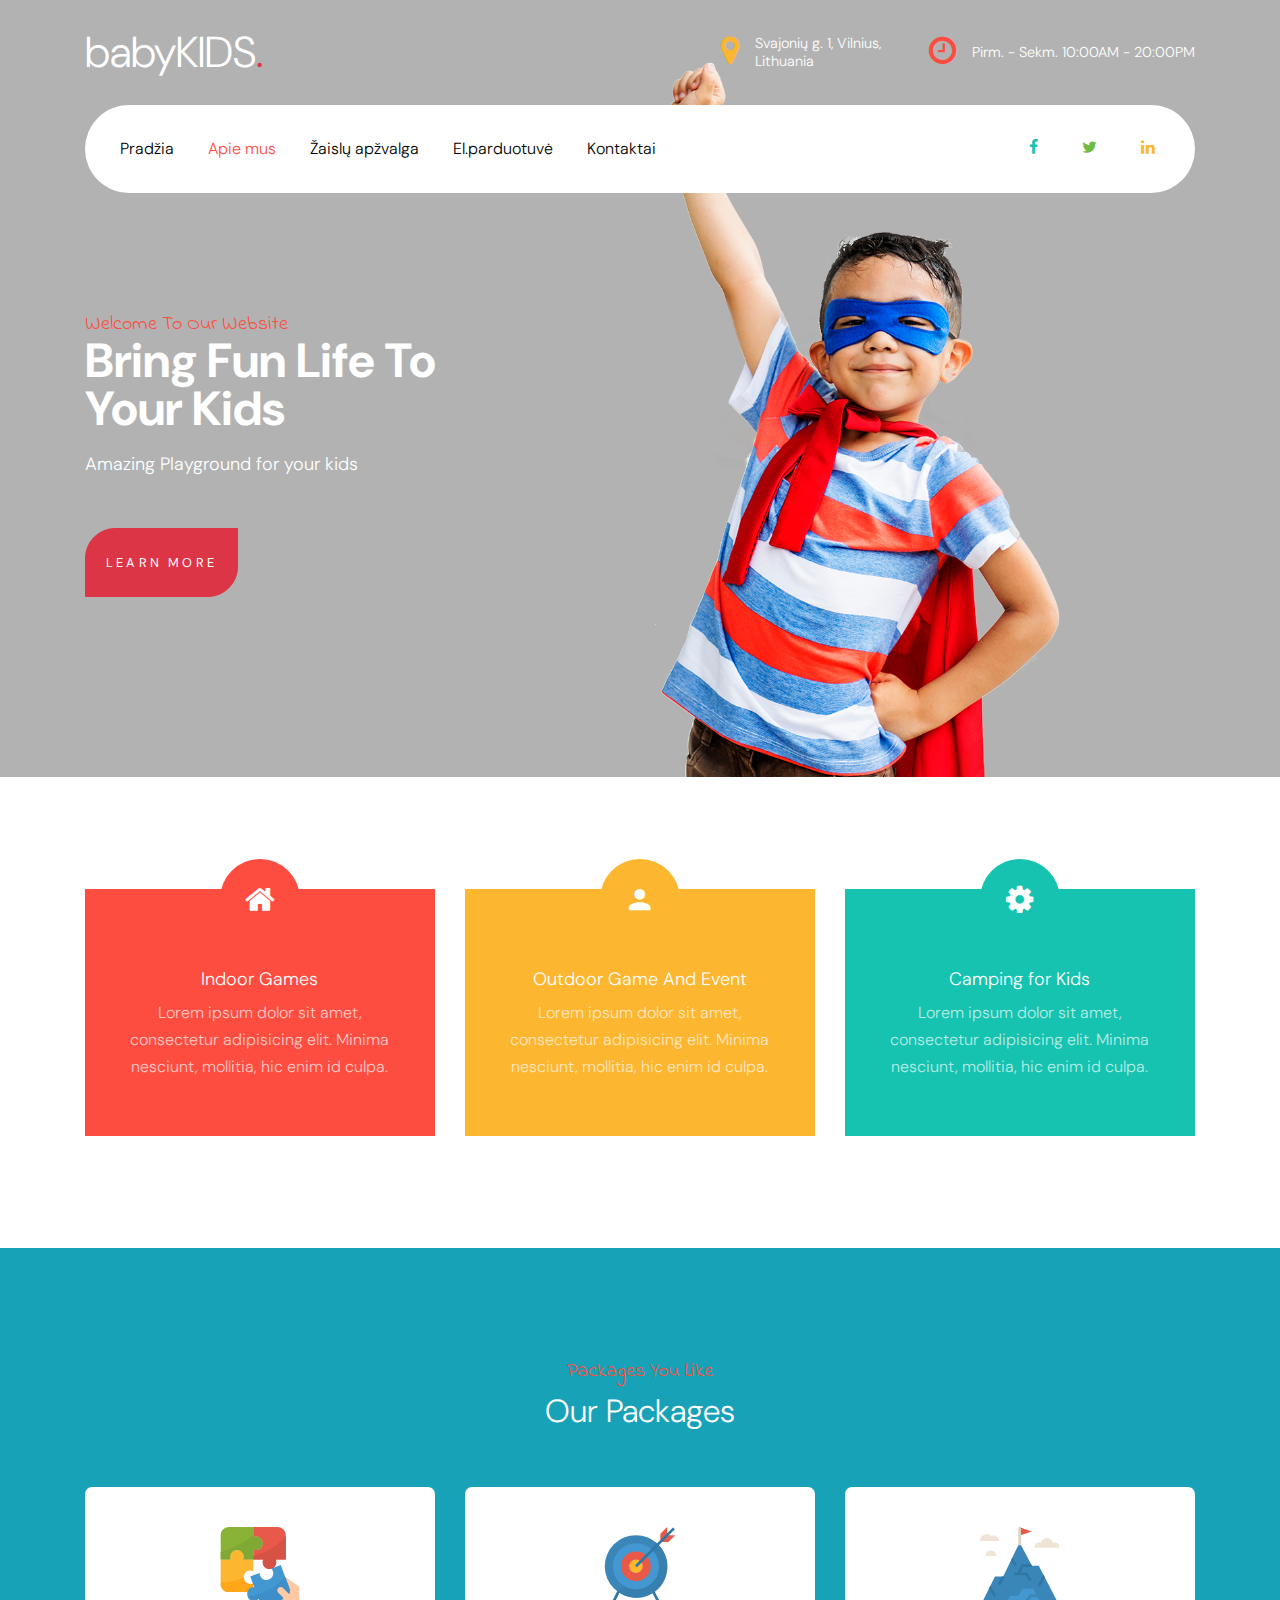
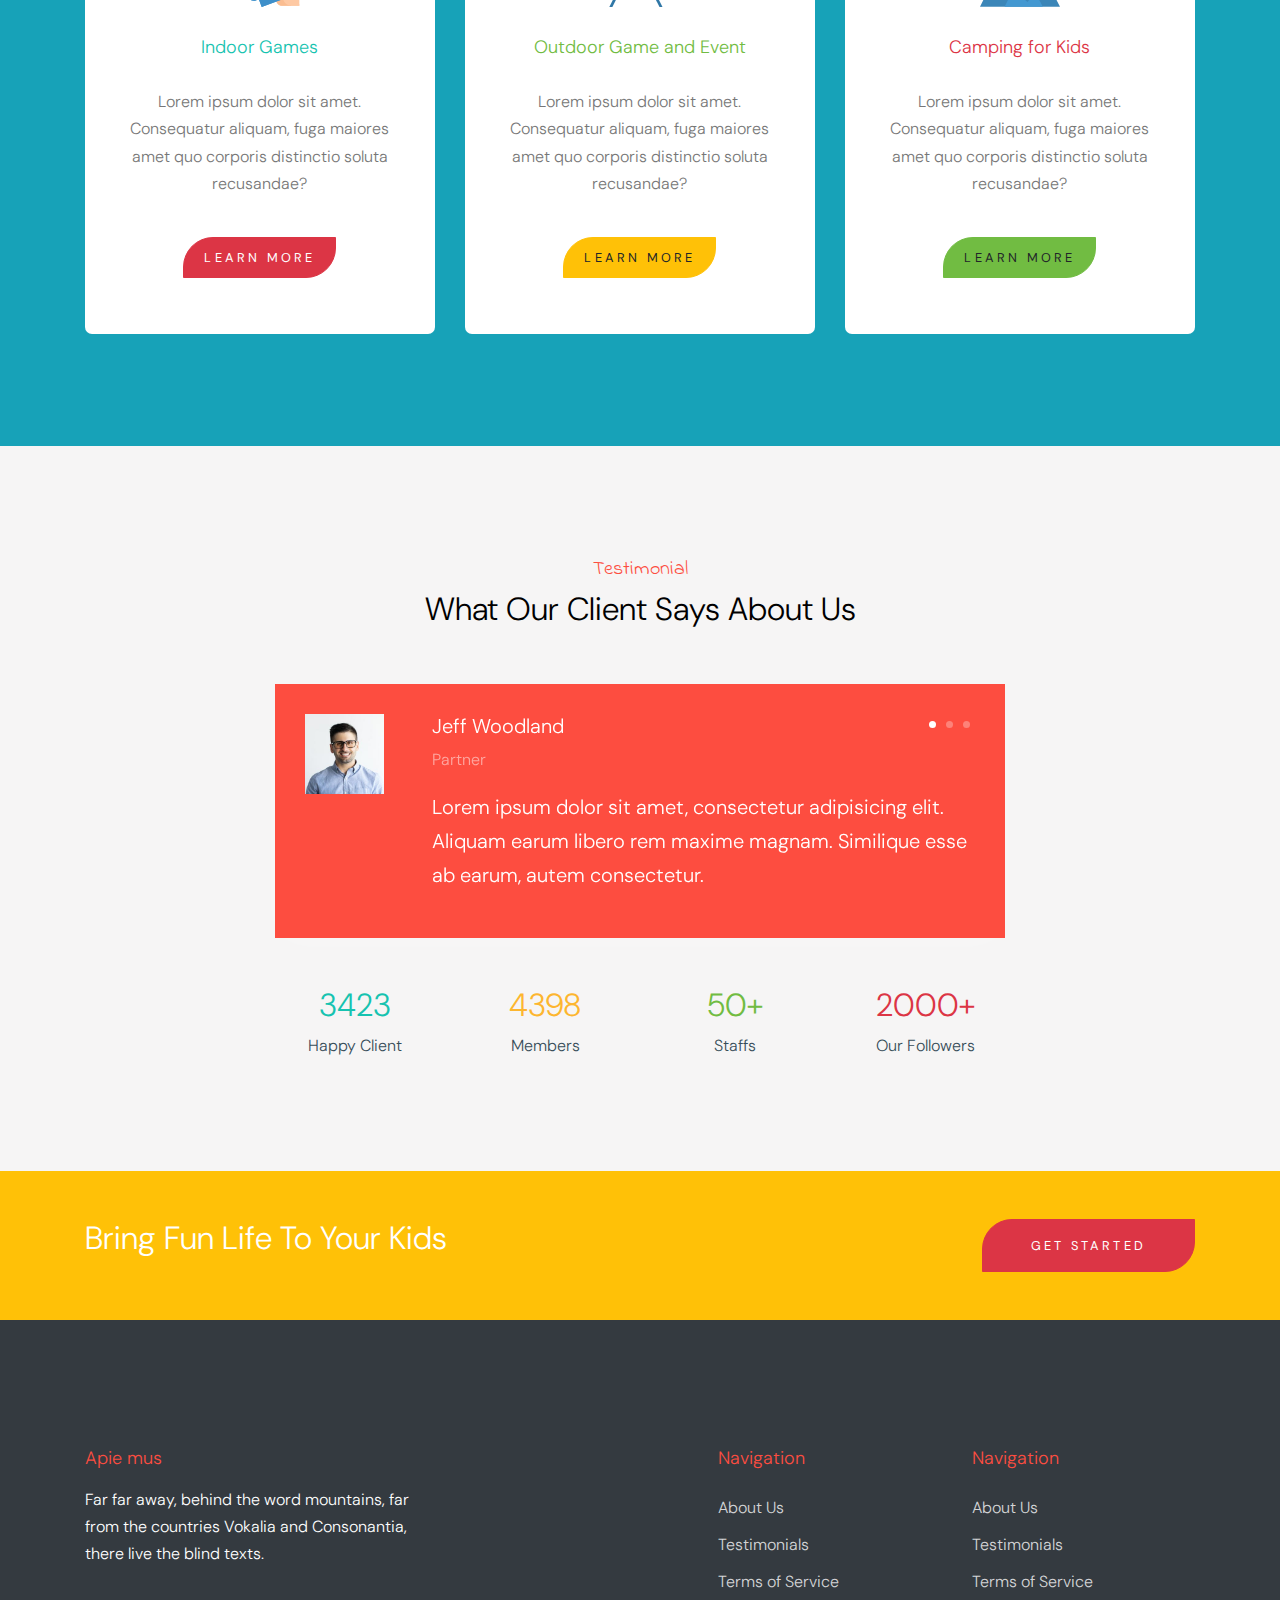
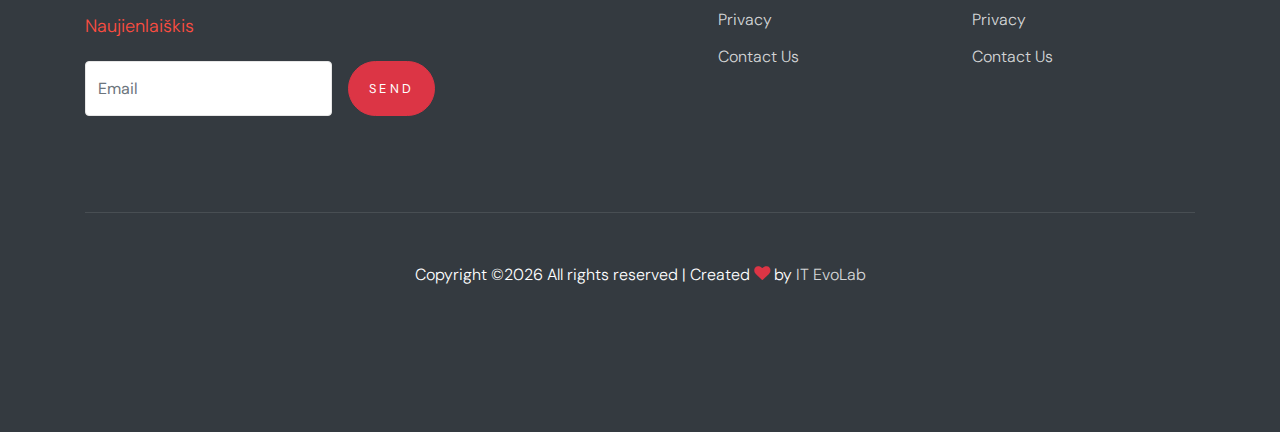
<file: index.html>
<!doctype html>
<html lang="en">

  <head>
    <title>babyKIDS &mdash; Toys Reviews and Store</title>
    <meta charset="utf-8">
    <meta name="viewport" content="width=device-width, initial-scale=1, shrink-to-fit=no">

    <link href="https://fonts.googleapis.com/css?family=DM+Sans:300,400,700|Indie+Flower" rel="stylesheet">
    

    <link rel="stylesheet" href="fonts/icomoon/style.css">

    <link rel="stylesheet" href="css/bootstrap.min.css">
    <link rel="stylesheet" href="css/bootstrap-datepicker.css">
    <link rel="stylesheet" href="css/jquery.fancybox.min.css">
    <link rel="stylesheet" href="css/owl.carousel.min.css">
    <link rel="stylesheet" href="css/owl.theme.default.min.css">
    <link rel="stylesheet" href="fonts/flaticon/font/flaticon.css">
    <link rel="stylesheet" href="css/aos.css">

    <!-- MAIN CSS -->
    <link rel="stylesheet" href="css/style.css">

  </head>

  <body data-spy="scroll" data-target=".site-navbar-target" data-offset="300">   
    
    <div class="site-wrap" id="home-section">

      <div class="site-mobile-menu site-navbar-target">
        <div class="site-mobile-menu-header">
          <div class="site-mobile-menu-close mt-3">
            <span class="icon-close2 js-menu-toggle"></span>
          </div>
        </div>
        <div class="site-mobile-menu-body"></div>
      </div>

      <header class="site-navbar site-navbar-target" role="banner">

        <div class="container mb-3">
          <div class="d-flex align-items-center">
            <div class="site-logo mr-auto">
              <a href="index.html">babyKIDS<span class="text-primary">.</span></a>
            </div>
            <div class="site-quick-contact d-none d-lg-flex ml-auto ">
              <div class="d-flex site-info align-items-center mr-5">
                <span class="block-icon mr-3"><span class="icon-map-marker text-yellow"></span></span>
                <span>Svajonių g. 1, Vilnius, <br> Lithuania</span>
              </div>
              <div class="d-flex site-info align-items-center">
                <span class="block-icon mr-3"><span class="icon-clock-o"></span></span>
                <span>Pirm. - Sekm. 10:00AM - 20:00PM</span>
              </div>
              
            </div>
          </div>
        </div>


        <div class="container">
          <div class="menu-wrap d-flex align-items-center">
            <span class="d-inline-block d-lg-none"><a href="#" class="text-black site-menu-toggle js-menu-toggle py-5"><span class="icon-menu h3 text-black"></span></a></span>

              

              <nav class="site-navigation text-left mr-auto d-none d-lg-block" role="navigation">
                <ul class="site-menu main-menu js-clone-nav mr-auto ">
                  <li><a href="index.html" class="nav-link">Pradžia</a></li>
                  <li class="active"><a href="about.html" class="nav-link">Apie mus</a></li>
                  <li><a href="packages.html" class="nav-link">Žaislų apžvalga</a></li>
                  <li><a href="pricing.html" class="nav-link">El.parduotuvė</a></li>
                  <li><a href="contact.html" class="nav-link">Kontaktai</a></li>
                </ul>
              </nav>

              <div class="top-social ml-auto">
                <a href="#"><span class="icon-facebook text-teal"></span></a>
                <a href="#"><span class="icon-twitter text-success"></span></a>
                <a href="#"><span class="icon-linkedin text-yellow"></span></a>
              </div>
          </div>
        </div>

       

      </header>

    <div class="ftco-blocks-cover-1">
       
      <div class="site-section-cover overlay">
        <div class="container">
          <div class="row align-items-center ">
            <div class="col-md-5 mt-5 pt-5">
              <span class="text-cursive h5 text-red">Welcome To Our Website</span>
              <h1 class="mb-3 font-weight-bold text-teal">Bring Fun Life To Your Kids</h1>
              <p>Amazing Playground for your kids</p>
              <p class="mt-5"><a href="#" class="btn btn-primary py-4 btn-custom-1">Learn More</a></p>
            </div>
            <div class="col-md-6 ml-auto align-self-end">
              <img src="images/kid_transparent.png" alt="Image" class="img-fluid">
              
            </div>
          </div>
        </div>
      </div>
    </div>

    <div class="site-section">
      <div class="container">
        <div class="row">
          <div class="col-lg-4">
            <div class="block-2 red">
              <span class="wrap-icon">
                <span class="icon-home"></span>
              </span>
              <h2>Indoor Games</h2>
              <p>Lorem ipsum dolor sit amet, consectetur adipisicing elit. Minima nesciunt, mollitia, hic enim id culpa.</p>
            </div>
          </div>
          <div class="col-lg-4">
            <div class="block-2 yellow">
              <span class="wrap-icon">
                <span class="icon-person"></span>
              </span>
              <h2>Outdoor Game And Event</h2>
              <p>Lorem ipsum dolor sit amet, consectetur adipisicing elit. Minima nesciunt, mollitia, hic enim id culpa.</p>
            </div>
          </div>
          <div class="col-lg-4">
            <div class="block-2 teal">
              <span class="wrap-icon">
                <span class="icon-cog"></span>
              </span>
              <h2>Camping for Kids</h2>
              <p>Lorem ipsum dolor sit amet, consectetur adipisicing elit. Minima nesciunt, mollitia, hic enim id culpa.</p>
            </div>
          </div>
        </div>
      </div>
    </div>
    
    <div class="site-section bg-info">
      <div class="container">
        <div class="row mb-5">
          <div class="col-12 text-center">
            <span class="text-cursive h5 text-red d-block">Packages You Like</span>
            <h2 class="text-white">Our Packages</h2>
          </div>
        </div>
        <div class="row">
          <div class="col-lg-4 mb-4 mb-lg-0">
            <div class="package text-center bg-white">
              <span class="img-wrap"><img src="images/flaticon/svg/001-jigsaw.svg" alt="Image" class="img-fluid"></span>
              <h3 class="text-teal">Indoor Games</h3>
              <p>Lorem ipsum dolor sit amet. Consequatur aliquam, fuga maiores amet quo corporis distinctio soluta recusandae?</p>
              <p><a href="#" class="btn btn-primary btn-custom-1 mt-4">Learn More</a></p>
            </div>
          </div>
          <div class="col-lg-4 mb-4 mb-lg-0">
            <div class="package text-center bg-white">
              <span class="img-wrap"><img src="images/flaticon/svg/002-target.svg" alt="Image" class="img-fluid"></span>
              <h3 class="text-success">Outdoor Game and Event</h3>
              <p>Lorem ipsum dolor sit amet. Consequatur aliquam, fuga maiores amet quo corporis distinctio soluta recusandae?</p>
              <p><a href="#" class="btn btn-warning btn-custom-1 mt-4">Learn More</a></p>
            </div>
          </div>
          <div class="col-lg-4 mb-4 mb-lg-0">
            <div class="package text-center bg-white">
              <span class="img-wrap"><img src="images/flaticon/svg/003-mission.svg" alt="Image" class="img-fluid"></span>
              <h3 class="text-danger">Camping for Kids</h3>
              <p>Lorem ipsum dolor sit amet. Consequatur aliquam, fuga maiores amet quo corporis distinctio soluta recusandae?</p>
              <p><a href="#" class="btn btn-success btn-custom-1 mt-4">Learn More</a></p>
            </div>
          </div>
        </div>
      </div>
    </div>
    
    <div class="site-section bg-light">
      <div class="container">
        <div class="row mb-5">
          <div class="col-12 text-center">
            <span class="text-cursive h5 text-red d-block">Testimonial</span>
            <h2 class="text-black">What Our Client Says About Us</h2>
          </div>
        </div>
        <div class="row justify-content-center">
          <div class="col-md-8">
            <div class="testimonial-3-wrap">
              

              <div class="owl-carousel nonloop-block-13">
                <div class="testimonial-3 d-flex">
                  <div class="vcard-wrap mr-5">
                    <img src="images/person_1.jpg" alt="Image" class="vcard img-fluid">
                  </div>
                  <div class="text">
                    <h3>Jeff Woodland</h3>
                    <p class="position">Partner</p>
                    <p>Lorem ipsum dolor sit amet, consectetur adipisicing elit. Aliquam earum libero rem maxime magnam. Similique esse ab earum, autem consectetur.</p>
                  </div>
                </div>

                <div class="testimonial-3 d-flex">
                  <div class="vcard-wrap mr-5">
                    <img src="images/person_3.jpg" alt="Image" class="vcard img-fluid">
                  </div>
                  <div class="text">
                    <h3>Jeff Woodland</h3>
                    <p class="position">Partner</p>
                    <p>Lorem ipsum dolor sit amet, consectetur adipisicing elit. Aliquam earum libero rem maxime magnam. Similique esse ab earum, autem consectetur.</p>
                  </div>
                </div>

                <div class="testimonial-3 d-flex">
                  <div class="vcard-wrap mr-5">
                    <img src="images/person_2.jpg" alt="Image" class="vcard img-fluid">
                  </div>
                  <div class="text">
                    <h3>Jeff Woodland</h3>
                    <p class="position">Partner</p>
                    <p>Lorem ipsum dolor sit amet, consectetur adipisicing elit. Aliquam earum libero rem maxime magnam. Similique esse ab earum, autem consectetur.</p>
                  </div>
                </div>
              </div>

            </div>
          </div>
        </div>
        <div class="row mt-5 justify-content-center">

          <div class="col-md-8">
            

            <div class="row">
              <div class="col-lg-3 text-center">
                <span class="text-teal h2 d-block">3423</span>
                <span>Happy Client</span>
              </div>
              <div class="col-lg-3 text-center">
                <span class="text-yellow h2 d-block">4398</span>
                <span>Members</span>
              </div>
              <div class="col-lg-3 text-center">
                <span class="text-success h2 d-block">50+</span>
                <span>Staffs</span>
              </div>
              <div class="col-lg-3 text-center">
                <span class="text-danger h2 d-block">2000+</span>
                <span>Our Followers</span>
              </div>
            </div>

          </div>
        </div>
      </div>
    </div>


    <div class="site-section py-5 bg-warning">
      <div class="container">
        <div class="row justify-content-center">
          <div class="col-md-12 d-flex">
          <h2 class="text-white m-0">Bring Fun Life To Your Kids</h2>
          <a href="#" class="btn btn-primary btn-custom-1 py-3 px-5 ml-auto">Get Started</a>
          </div>
        </div>
      </div>
    </div>

    

    <footer class="site-footer">
      <div class="container">
        <div class="row">
          <div class="col-lg-4">
            <h2 class="footer-heading mb-3">Apie mus</h2>
                <p class="mb-5">Far far away, behind the word mountains, far from the countries Vokalia and Consonantia, there live the blind texts. </p>

                <h2 class="footer-heading mb-4">Naujienlaiškis</h2>
                <form action="#" class="d-flex" class="subscribe">
                  <input type="text" class="form-control mr-3" placeholder="Email">
                  <input type="submit" value="Send" class="btn btn-primary">
                </form>
          </div>
          <div class="col-lg-8 ml-auto">
            <div class="row">
              <div class="col-lg-4 ml-auto">
                <h2 class="footer-heading mb-4">Navigation</h2>
                <ul class="list-unstyled">
                  <li><a href="#">About Us</a></li>
                  <li><a href="#">Testimonials</a></li>
                  <li><a href="#">Terms of Service</a></li>
                  <li><a href="#">Privacy</a></li>
                  <li><a href="#">Contact Us</a></li>
                </ul>
              </div>
              <div class="col-lg-4">
                <h2 class="footer-heading mb-4">Navigation</h2>
                <ul class="list-unstyled">
                  <li><a href="#">About Us</a></li>
                  <li><a href="#">Testimonials</a></li>
                  <li><a href="#">Terms of Service</a></li>
                  <li><a href="#">Privacy</a></li>
                  <li><a href="#">Contact Us</a></li>
                </ul>
                
              </div>

              
              
            </div>
          </div>
        </div>
        <div class="row pt-5 mt-5 text-center">
          <div class="col-md-12">
            <div class="border-top pt-5">
              <p>
            <!-- Link back to Colorlib can't be removed. Template is licensed under CC BY 3.0. -->
            Copyright &copy;<script>document.write(new Date().getFullYear());</script> All rights reserved | Created <i class="icon-heart text-danger" aria-hidden="true"></i> by <a href="https://www.evolab.lt" target="_blank" >IT EvoLab</a>
            <!-- Link back to Colorlib can't be removed. Template is licensed under CC BY 3.0. -->
            </p>
            </div>
          </div>

        </div>
      </div>
    </footer>

    </div>

    <script src="js/jquery-3.3.1.min.js"></script>
    <script src="js/jquery-migrate-3.0.0.js"></script>
    <script src="js/popper.min.js"></script>
    <script src="js/bootstrap.min.js"></script>
    <script src="js/owl.carousel.min.js"></script>
    <script src="js/jquery.sticky.js"></script>
    <script src="js/jquery.waypoints.min.js"></script>
    <script src="js/jquery.animateNumber.min.js"></script>
    <script src="js/jquery.fancybox.min.js"></script>
    <script src="js/jquery.stellar.min.js"></script>
    <script src="js/jquery.easing.1.3.js"></script>
    <script src="js/bootstrap-datepicker.min.js"></script>
    <script src="js/aos.js"></script>

    <script src="js/main.js"></script>

  </body>

</html>
</file>
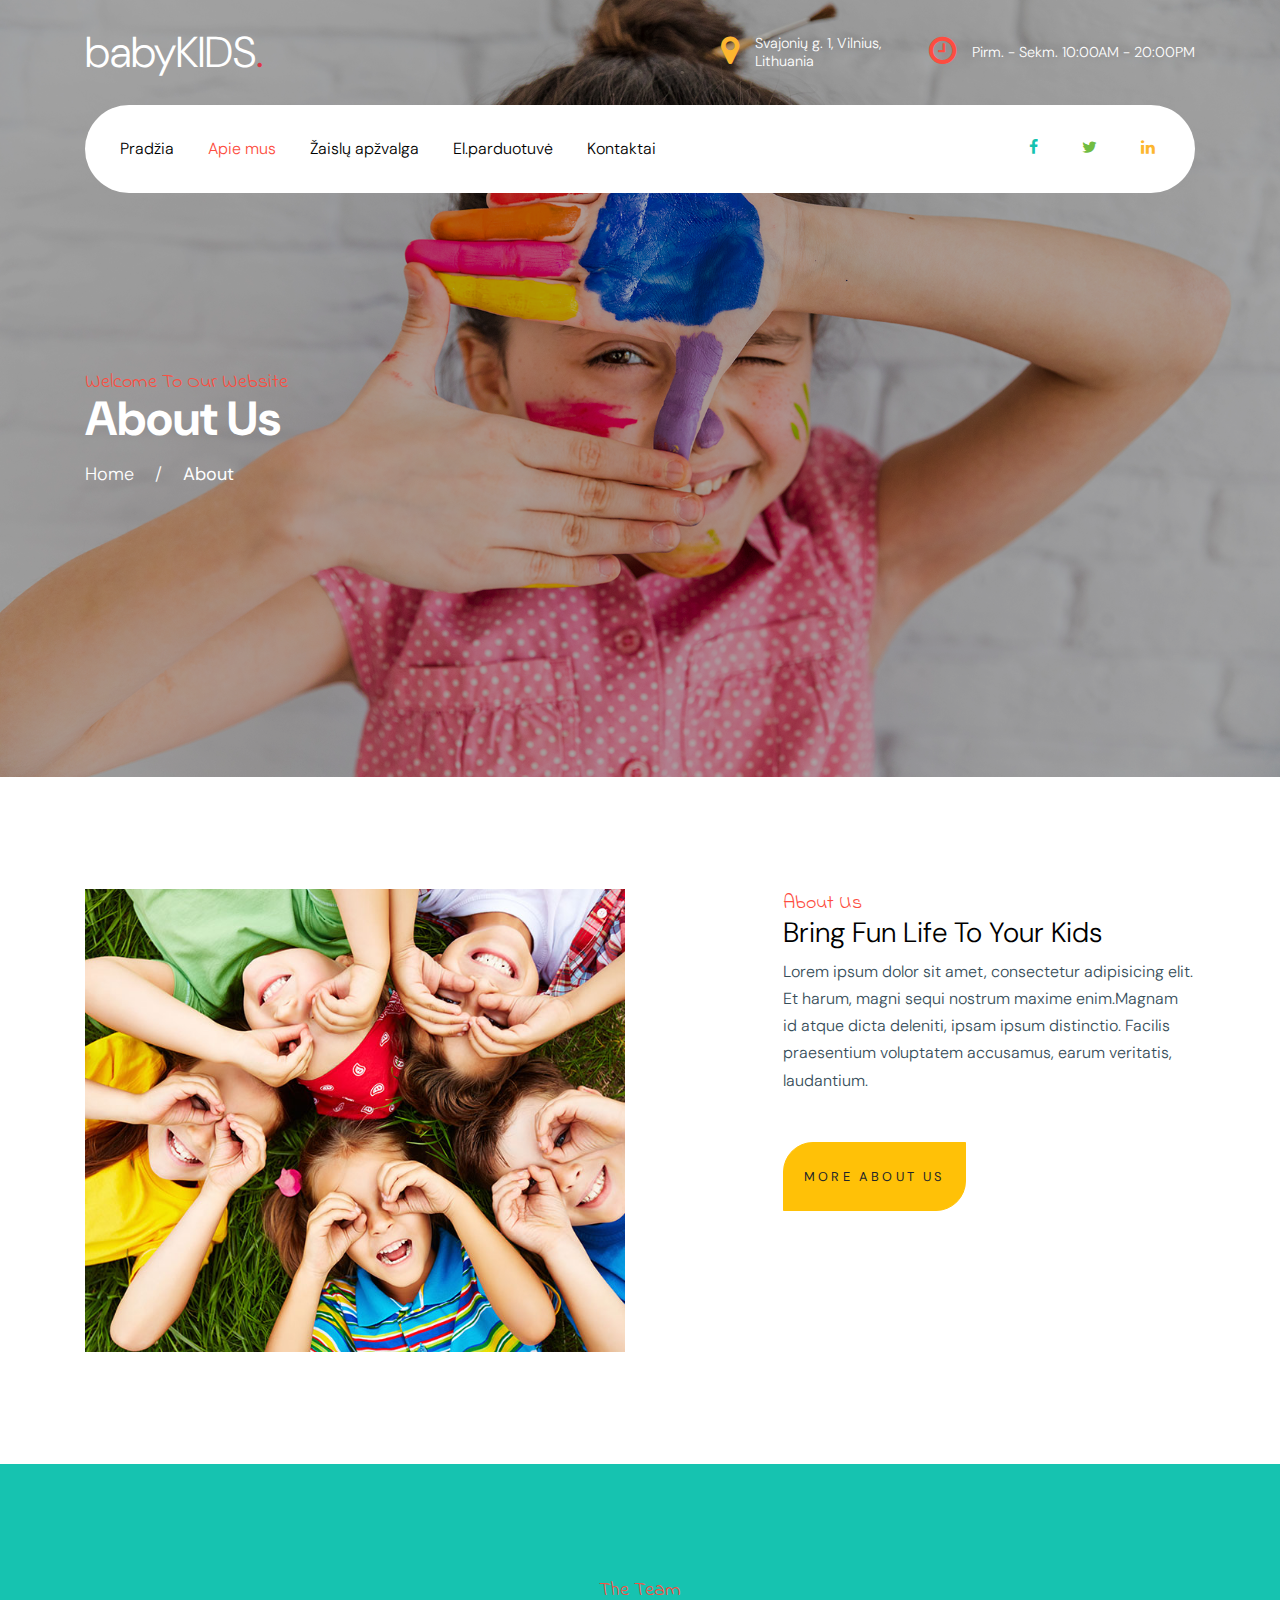
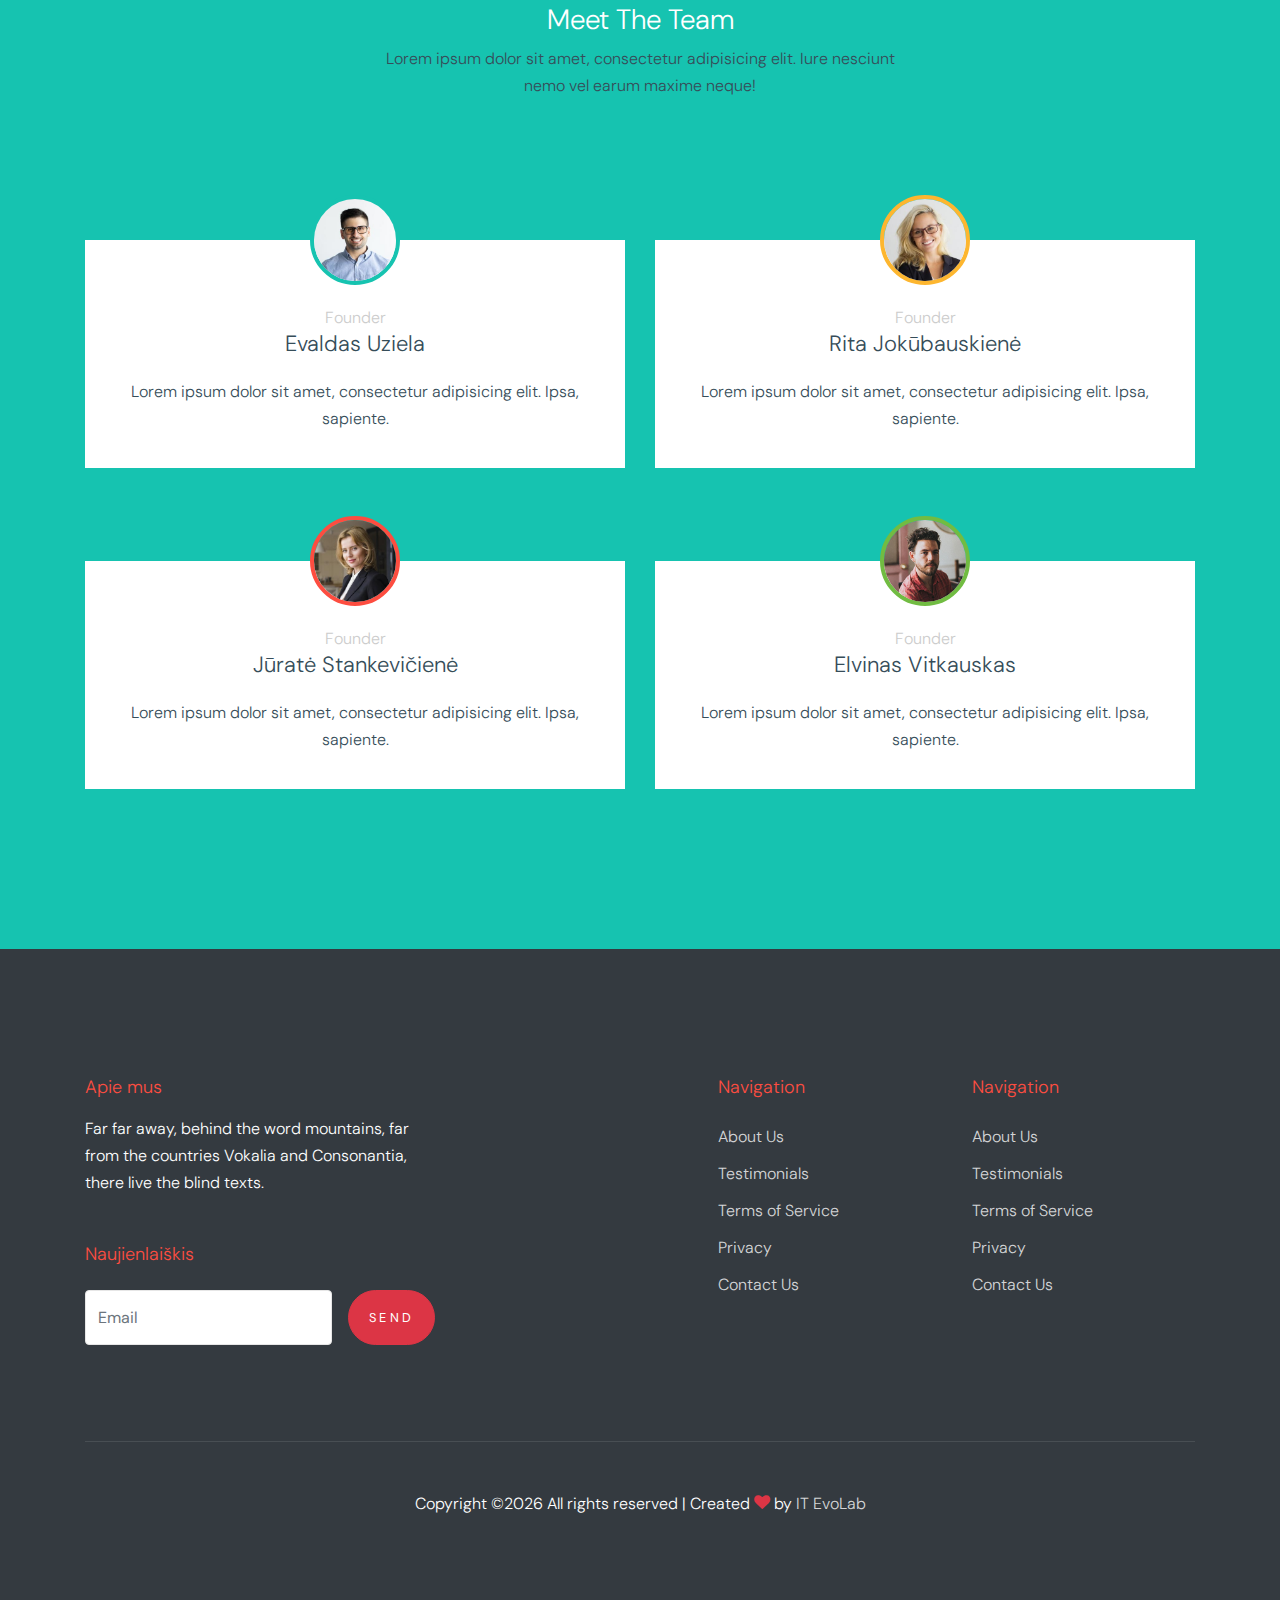
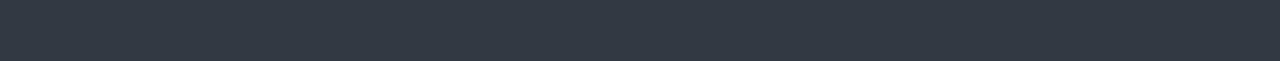
<file: about.html>
<!doctype html>
<html lang="en">

  <head>
    <title>Apie mus &mdash; Toys Review and Store</title>
    <meta charset="utf-8">
    <meta name="viewport" content="width=device-width, initial-scale=1, shrink-to-fit=no">

    <link href="https://fonts.googleapis.com/css?family=DM+Sans:300,400,700|Indie+Flower" rel="stylesheet">
    

    <link rel="stylesheet" href="fonts/icomoon/style.css">

    <link rel="stylesheet" href="css/bootstrap.min.css">
    <link rel="stylesheet" href="css/bootstrap-datepicker.css">
    <link rel="stylesheet" href="css/jquery.fancybox.min.css">
    <link rel="stylesheet" href="css/owl.carousel.min.css">
    <link rel="stylesheet" href="css/owl.theme.default.min.css">
    <link rel="stylesheet" href="fonts/flaticon/font/flaticon.css">
    <link rel="stylesheet" href="css/aos.css">

    <!-- MAIN CSS -->
    <link rel="stylesheet" href="css/style.css">

  </head>

  <body data-spy="scroll" data-target=".site-navbar-target" data-offset="300">

    
    <div class="site-wrap" id="home-section">

      <div class="site-mobile-menu site-navbar-target">
        <div class="site-mobile-menu-header">
          <div class="site-mobile-menu-close mt-3">
            <span class="icon-close2 js-menu-toggle"></span>
          </div>
        </div>
        <div class="site-mobile-menu-body"></div>
      </div>



      <header class="site-navbar site-navbar-target" role="banner">

        <div class="container mb-3">
          <div class="d-flex align-items-center">
            <div class="site-logo mr-auto">
              <a href="index.html">babyKIDS<span class="text-primary">.</span></a>
            </div>
            <div class="site-quick-contact d-none d-lg-flex ml-auto ">
              <div class="d-flex site-info align-items-center mr-5">
                <span class="block-icon mr-3"><span class="icon-map-marker text-yellow"></span></span>
                <span>Svajonių g. 1, Vilnius, <br> Lithuania</span>
              </div>
              <div class="d-flex site-info align-items-center">
                <span class="block-icon mr-3"><span class="icon-clock-o"></span></span>
                <span>Pirm. - Sekm. 10:00AM - 20:00PM</span>
              </div>
              
            </div>
          </div>
        </div>


        <div class="container">
          <div class="menu-wrap d-flex align-items-center">
            <span class="d-inline-block d-lg-none"><a href="#" class="text-black site-menu-toggle js-menu-toggle py-5"><span class="icon-menu h3 text-black"></span></a></span>

              

              <nav class="site-navigation text-left mr-auto d-none d-lg-block" role="navigation">
                <ul class="site-menu main-menu js-clone-nav mr-auto ">
                  <li><a href="index.html" class="nav-link">Pradžia</a></li>
                  <li class="active"><a href="about.html" class="nav-link">Apie mus</a></li>
                  <li><a href="packages.html" class="nav-link">Žaislų apžvalga</a></li>
                  <li><a href="pricing.html" class="nav-link">El.parduotuvė</a></li>
                  <li><a href="contact.html" class="nav-link">Kontaktai</a></li>
                </ul>
              </nav>

              <div class="top-social ml-auto">
                <a href="#"><span class="icon-facebook text-teal"></span></a>
                <a href="#"><span class="icon-twitter text-success"></span></a>
                <a href="#"><span class="icon-linkedin text-yellow"></span></a>
              </div>
          </div>
        </div>

       

      </header>

    <div class="ftco-blocks-cover-1">
       <!-- data-stellar-background-ratio="0.5" style="background-image: url('images/hero_1.jpg')" -->
      <div class="site-section-cover overlay" data-stellar-background-ratio="0.5" style="background-image: url('images/hero_1.jpg')">
        <div class="container">
          <div class="row align-items-center ">

            <div class="col-md-5 mt-5 pt-5">
              <span class="text-cursive h5 text-red">Welcome To Our Website</span>
              <h1 class="mb-3 font-weight-bold text-teal">About Us</h1>
              <p><a href="index.html" class="text-white">Home</a> <span class="mx-3">/</span> <strong>About</strong></p>
            </div>
            
          </div>
        </div>
      </div>
    </div>

    

    <div class="site-section">
      <div class="container">
        <div class="row">
          <div class="col-md-6">
            <img src="images/img_1.jpg" alt="Image" class="img-fluid">
          </div>
          <div class="col-md-5 ml-auto pl-md-5">
            <span class="text-cursive h5 text-red">About Us</span>
            <h3 class="text-black">Bring Fun Life To Your Kids</h3>
            <p><span>Lorem ipsum dolor sit amet, consectetur adipisicing elit. Et harum, magni sequi nostrum maxime enim.</span><span>Magnam id atque dicta deleniti, ipsam ipsum distinctio. Facilis praesentium voluptatem accusamus, earum veritatis, laudantium.</span></p>

            <p class="mt-5"><a href="#" class="btn btn-warning py-4 btn-custom-1">More About Us</a></p>
          </div>
        </div>
      </div>
    </div>

    <div class="site-section bg-teal">
      <div class="container">
        <div class="row justify-content-center text-center mb-5 section-2-title">
          <div class="col-md-6">
            <span class="text-cursive h5 text-red">The Team</span>
            <h3 class="text-white text-center">Meet The Team</h3>
            <p class="mb-5">Lorem ipsum dolor sit amet, consectetur adipisicing elit. Iure nesciunt nemo vel earum maxime neque!</p>
          </div>
        </div>
        <div class="row align-items-stretch">

          <div class="col-lg-6 col-md-6 mb-5">
            <div class="post-entry-1 h-100 person-1 teal">
              
                <img src="images/person_1.jpg" alt="Image"
                 class="img-fluid">
            
              <div class="post-entry-1-contents">
                <span class="meta">Founder</span>
                <h2>Evaldas Uziela</h2>
                <p>Lorem ipsum dolor sit amet, consectetur adipisicing elit. Ipsa, sapiente.</p>
              </div>
            </div>
          </div>
          <div class="col-lg-6 col-md-6 mb-5">
            <div class="post-entry-1 h-100 person-1 yellow">
              
                <img src="images/person_2.jpg" alt="Image"
                 class="img-fluid">
            
              <div class="post-entry-1-contents">
                <span class="meta">Founder</span>
                <h2>Rita Jokūbauskienė</h2>
                <p>Lorem ipsum dolor sit amet, consectetur adipisicing elit. Ipsa, sapiente.</p>
              </div>
            </div>
          </div>

          <div class="col-lg-6 col-md-6 mb-5">
            <div class="post-entry-1 h-100 person-1 red">
              
                <img src="images/person_3.jpg" alt="Image"
                 class="img-fluid">
            
              <div class="post-entry-1-contents">
                <span class="meta">Founder</span>
                <h2>Jūratė Stankevičienė</h2>
                <p>Lorem ipsum dolor sit amet, consectetur adipisicing elit. Ipsa, sapiente.</p>
              </div>
            </div>
          </div>

          <div class="col-lg-6 col-md-6 mb-5">
            <div class="post-entry-1 h-100 person-1 green">
              
                <img src="images/person_4.jpg" alt="Image"
                 class="img-fluid">
            
              <div class="post-entry-1-contents">
                <span class="meta">Founder</span>
                <h2>Elvinas Vitkauskas</h2>
                <p>Lorem ipsum dolor sit amet, consectetur adipisicing elit. Ipsa, sapiente.</p>
              </div>
            </div>
          </div>

        </div>
      </div>
    </div>

    <footer class="site-footer">
      <div class="container">
        <div class="row">
          <div class="col-lg-4">
            <h2 class="footer-heading mb-3">Apie mus</h2>
                <p class="mb-5">Far far away, behind the word mountains, far from the countries Vokalia and Consonantia, there live the blind texts. </p>

                <h2 class="footer-heading mb-4">Naujienlaiškis</h2>
                <form action="#" class="d-flex" class="subscribe">
                  <input type="text" class="form-control mr-3" placeholder="Email">
                  <input type="submit" value="Send" class="btn btn-primary">
                </form>
          </div>
          <div class="col-lg-8 ml-auto">
            <div class="row">
              <div class="col-lg-4 ml-auto">
                <h2 class="footer-heading mb-4">Navigation</h2>
                <ul class="list-unstyled">
                  <li><a href="#">About Us</a></li>
                  <li><a href="#">Testimonials</a></li>
                  <li><a href="#">Terms of Service</a></li>
                  <li><a href="#">Privacy</a></li>
                  <li><a href="#">Contact Us</a></li>
                </ul>
              </div>
              <div class="col-lg-4">
                <h2 class="footer-heading mb-4">Navigation</h2>
                <ul class="list-unstyled">
                  <li><a href="#">About Us</a></li>
                  <li><a href="#">Testimonials</a></li>
                  <li><a href="#">Terms of Service</a></li>
                  <li><a href="#">Privacy</a></li>
                  <li><a href="#">Contact Us</a></li>
                </ul>
                
              </div>

              
              
            </div>
          </div>
        </div>
        <div class="row pt-5 mt-5 text-center">
          <div class="col-md-12">
            <div class="border-top pt-5">
              <p>
            <!-- Link back to Colorlib can't be removed. Template is licensed under CC BY 3.0. -->
            Copyright &copy;<script>document.write(new Date().getFullYear());</script> All rights reserved | Created <i class="icon-heart text-danger" aria-hidden="true"></i> by <a href="https://www.evolab.lt" target="_blank" >IT EvoLab</a>
            <!-- Link back to Colorlib can't be removed. Template is licensed under CC BY 3.0. -->
            </p>
            </div>
          </div>

        </div>
      </div>
    </footer>

    </div>

    <script src="js/jquery-3.3.1.min.js"></script>
    <script src="js/jquery-migrate-3.0.0.js"></script>
    <script src="js/popper.min.js"></script>
    <script src="js/bootstrap.min.js"></script>
    <script src="js/owl.carousel.min.js"></script>
    <script src="js/jquery.sticky.js"></script>
    <script src="js/jquery.waypoints.min.js"></script>
    <script src="js/jquery.animateNumber.min.js"></script>
    <script src="js/jquery.fancybox.min.js"></script>
    <script src="js/jquery.stellar.min.js"></script>
    <script src="js/jquery.easing.1.3.js"></script>
    <script src="js/bootstrap-datepicker.min.js"></script>
    <script src="js/aos.js"></script>

    <script src="js/main.js"></script>

  </body>

</html>
</file>
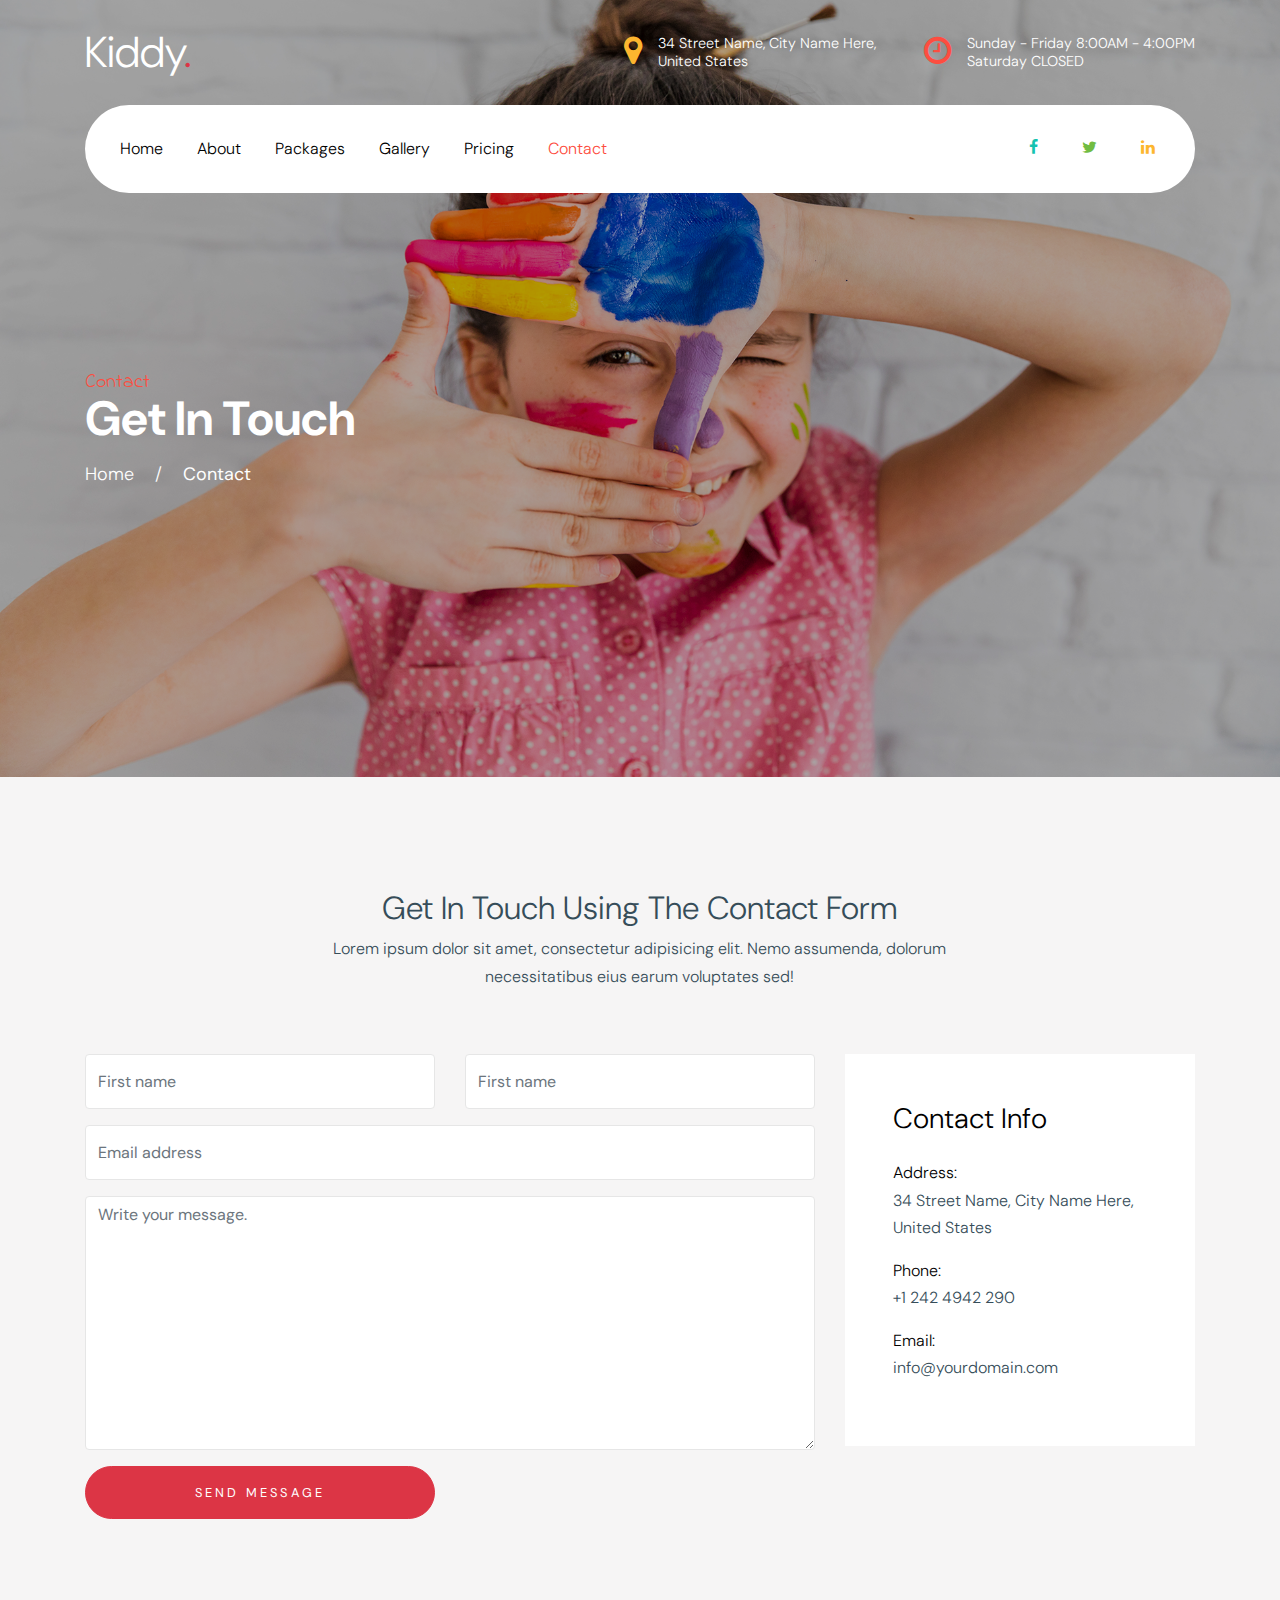
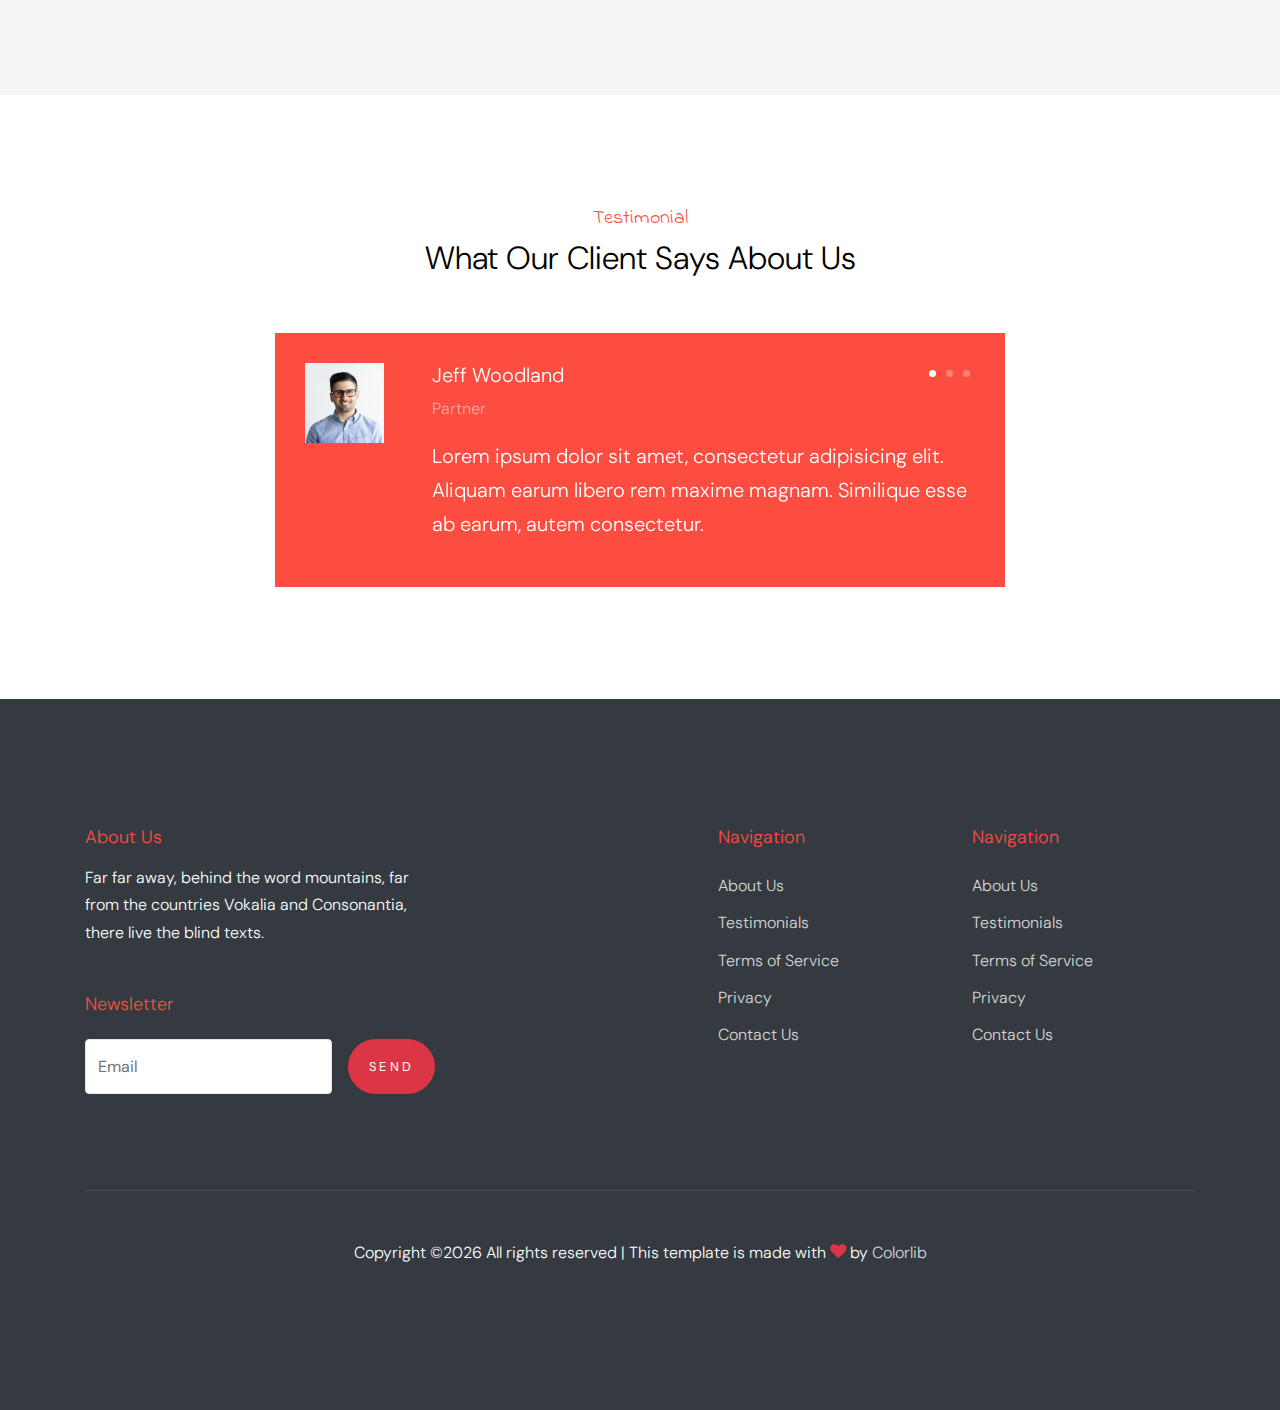
<file: contact.html>
<!doctype html>
<html lang="en">

  <head>
    <title>Kiddy &mdash; Website Template by Colorlib</title>
    <meta charset="utf-8">
    <meta name="viewport" content="width=device-width, initial-scale=1, shrink-to-fit=no">

    <link href="https://fonts.googleapis.com/css?family=DM+Sans:300,400,700|Indie+Flower" rel="stylesheet">
    

    <link rel="stylesheet" href="fonts/icomoon/style.css">

    <link rel="stylesheet" href="css/bootstrap.min.css">
    <link rel="stylesheet" href="css/bootstrap-datepicker.css">
    <link rel="stylesheet" href="css/jquery.fancybox.min.css">
    <link rel="stylesheet" href="css/owl.carousel.min.css">
    <link rel="stylesheet" href="css/owl.theme.default.min.css">
    <link rel="stylesheet" href="fonts/flaticon/font/flaticon.css">
    <link rel="stylesheet" href="css/aos.css">

    <!-- MAIN CSS -->
    <link rel="stylesheet" href="css/style.css">

  </head>

  <body data-spy="scroll" data-target=".site-navbar-target" data-offset="300">

    
    <div class="site-wrap" id="home-section">

      <div class="site-mobile-menu site-navbar-target">
        <div class="site-mobile-menu-header">
          <div class="site-mobile-menu-close mt-3">
            <span class="icon-close2 js-menu-toggle"></span>
          </div>
        </div>
        <div class="site-mobile-menu-body"></div>
      </div>



      <header class="site-navbar site-navbar-target" role="banner">

        <div class="container mb-3">
          <div class="d-flex align-items-center">
            <div class="site-logo mr-auto">
              <a href="index.html">Kiddy<span class="text-primary">.</span></a>
            </div>
            <div class="site-quick-contact d-none d-lg-flex ml-auto ">
              <div class="d-flex site-info align-items-center mr-5">
                <span class="block-icon mr-3"><span class="icon-map-marker text-yellow"></span></span>
                <span>34 Street Name, City Name Here, <br> United States</span>
              </div>
              <div class="d-flex site-info align-items-center">
                <span class="block-icon mr-3"><span class="icon-clock-o"></span></span>
                <span>Sunday - Friday 8:00AM - 4:00PM <br> Saturday CLOSED</span>
              </div>
              
            </div>
          </div>
        </div>


        <div class="container">
          <div class="menu-wrap d-flex align-items-center">
            <span class="d-inline-block d-lg-none"><a href="#" class="text-black site-menu-toggle js-menu-toggle py-5"><span class="icon-menu h3 text-black"></span></a></span>

              

              <nav class="site-navigation text-left mr-auto d-none d-lg-block" role="navigation">
                <ul class="site-menu main-menu js-clone-nav mr-auto ">
                  <li><a href="index.html" class="nav-link">Home</a></li>
                  <li><a href="about.html" class="nav-link">About</a></li>
                  <li><a href="packages.html" class="nav-link">Packages</a></li>
                  <li><a href="gallery.html" class="nav-link">Gallery</a></li>
                  <li><a href="pricing.html" class="nav-link">Pricing</a></li>
                  <li class="active"><a href="contact.html" class="nav-link">Contact</a></li>
                </ul>
              </nav>

              <div class="top-social ml-auto">
                <a href="#"><span class="icon-facebook text-teal"></span></a>
                <a href="#"><span class="icon-twitter text-success"></span></a>
                <a href="#"><span class="icon-linkedin text-yellow"></span></a>
              </div>
          </div>
        </div>

       

      </header>

    <div class="ftco-blocks-cover-1">
      <div class="site-section-cover overlay" data-stellar-background-ratio="0.5" style="background-image: url('images/hero_1.jpg')">
        <div class="container">
          <div class="row align-items-center ">

            <div class="col-md-5 mt-5 pt-5">
              <span class="text-cursive h5 text-red">Contact</span>
              <h1 class="mb-3 font-weight-bold text-teal">Get In Touch</h1>
              <p><a href="index.html" class="text-white">Home</a> <span class="mx-3">/</span> <strong>Contact</strong></p>
            </div>
            
          </div>
        </div>
      </div>
    </div>


    <div class="site-section bg-light" id="contact-section">
      <div class="container">
        <div class="row justify-content-center text-center">
        <div class="col-7 text-center mb-5">
          <h2>Get In Touch Using The Contact Form</h2>
          <p>Lorem ipsum dolor sit amet, consectetur adipisicing elit. Nemo assumenda, dolorum necessitatibus eius earum voluptates sed!</p>
        </div>
      </div>
        <div class="row">
          <div class="col-lg-8 mb-5" >
            <form action="#" method="post">
              <div class="form-group row">
                <div class="col-md-6 mb-4 mb-lg-0">
                  <input type="text" class="form-control" placeholder="First name">
                </div>
                <div class="col-md-6">
                  <input type="text" class="form-control" placeholder="First name">
                </div>
              </div>

              <div class="form-group row">
                <div class="col-md-12">
                  <input type="text" class="form-control" placeholder="Email address">
                </div>
              </div>

              <div class="form-group row">
                <div class="col-md-12">
                  <textarea name="" id="" class="form-control" placeholder="Write your message." cols="30" rows="10"></textarea>
                </div>
              </div>
              <div class="form-group row">
                <div class="col-md-6 mr-auto">
                  <input type="submit" class="btn btn-block btn-primary text-white py-3 px-5" value="Send Message">
                </div>
              </div>
            </form>
          </div>
          <div class="col-lg-4 ml-auto">
            <div class="bg-white p-3 p-md-5">
              <h3 class="text-black mb-4">Contact Info</h3>
              <ul class="list-unstyled footer-link">
                <li class="d-block mb-3">
                  <span class="d-block text-black">Address:</span>
                  <span>34 Street Name, City Name Here, United States</span></li>
                <li class="d-block mb-3"><span class="d-block text-black">Phone:</span><span>+1 242 4942 290</span></li>
                <li class="d-block mb-3"><span class="d-block text-black">Email:</span><span>info@yourdomain.com</span></li>
              </ul>
            </div>
          </div>
        </div>
      </div>
    </div>

    <div class="site-section">
      <div class="container">
        <div class="row mb-5">
          <div class="col-12 text-center">
            <span class="text-cursive h5 text-red d-block">Testimonial</span>
            <h2 class="text-black">What Our Client Says About Us</h2>
          </div>
        </div>
        <div class="row justify-content-center">
          <div class="col-md-8">
            <div class="testimonial-3-wrap">
              

              <div class="owl-carousel nonloop-block-13">
                <div class="testimonial-3 d-flex">
                  <div class="vcard-wrap mr-5">
                    <img src="images/person_1.jpg" alt="Image" class="vcard img-fluid">
                  </div>
                  <div class="text">
                    <h3>Jeff Woodland</h3>
                    <p class="position">Partner</p>
                    <p>Lorem ipsum dolor sit amet, consectetur adipisicing elit. Aliquam earum libero rem maxime magnam. Similique esse ab earum, autem consectetur.</p>
                  </div>
                </div>

                <div class="testimonial-3 d-flex">
                  <div class="vcard-wrap mr-5">
                    <img src="images/person_3.jpg" alt="Image" class="vcard img-fluid">
                  </div>
                  <div class="text">
                    <h3>Jeff Woodland</h3>
                    <p class="position">Partner</p>
                    <p>Lorem ipsum dolor sit amet, consectetur adipisicing elit. Aliquam earum libero rem maxime magnam. Similique esse ab earum, autem consectetur.</p>
                  </div>
                </div>

                <div class="testimonial-3 d-flex">
                  <div class="vcard-wrap mr-5">
                    <img src="images/person_2.jpg" alt="Image" class="vcard img-fluid">
                  </div>
                  <div class="text">
                    <h3>Jeff Woodland</h3>
                    <p class="position">Partner</p>
                    <p>Lorem ipsum dolor sit amet, consectetur adipisicing elit. Aliquam earum libero rem maxime magnam. Similique esse ab earum, autem consectetur.</p>
                  </div>
                </div>
              </div>

            </div>
          </div>
        </div>
        
      </div>
    </div>

    

    <footer class="site-footer">
      <div class="container">
        <div class="row">
          <div class="col-lg-4">
            <h2 class="footer-heading mb-3">About Us</h2>
                <p class="mb-5">Far far away, behind the word mountains, far from the countries Vokalia and Consonantia, there live the blind texts. </p>

                <h2 class="footer-heading mb-4">Newsletter</h2>
                <form action="#" class="d-flex" class="subscribe">
                  <input type="text" class="form-control mr-3" placeholder="Email">
                  <input type="submit" value="Send" class="btn btn-primary">
                </form>
          </div>
          <div class="col-lg-8 ml-auto">
            <div class="row">
              <div class="col-lg-4 ml-auto">
                <h2 class="footer-heading mb-4">Navigation</h2>
                <ul class="list-unstyled">
                  <li><a href="#">About Us</a></li>
                  <li><a href="#">Testimonials</a></li>
                  <li><a href="#">Terms of Service</a></li>
                  <li><a href="#">Privacy</a></li>
                  <li><a href="#">Contact Us</a></li>
                </ul>
              </div>
              <div class="col-lg-4">
                <h2 class="footer-heading mb-4">Navigation</h2>
                <ul class="list-unstyled">
                  <li><a href="#">About Us</a></li>
                  <li><a href="#">Testimonials</a></li>
                  <li><a href="#">Terms of Service</a></li>
                  <li><a href="#">Privacy</a></li>
                  <li><a href="#">Contact Us</a></li>
                </ul>
                
              </div>

              
              
            </div>
          </div>
        </div>
        <div class="row pt-5 mt-5 text-center">
          <div class="col-md-12">
            <div class="border-top pt-5">
              <p>
            <!-- Link back to Colorlib can't be removed. Template is licensed under CC BY 3.0. -->
            Copyright &copy;<script>document.write(new Date().getFullYear());</script> All rights reserved | This template is made with <i class="icon-heart text-danger" aria-hidden="true"></i> by <a href="https://colorlib.com" target="_blank" >Colorlib</a>
            <!-- Link back to Colorlib can't be removed. Template is licensed under CC BY 3.0. -->
            </p>
            </div>
          </div>

        </div>
      </div>
    </footer>

    </div>

    <script src="js/jquery-3.3.1.min.js"></script>
    <script src="js/jquery-migrate-3.0.0.js"></script>
    <script src="js/popper.min.js"></script>
    <script src="js/bootstrap.min.js"></script>
    <script src="js/owl.carousel.min.js"></script>
    <script src="js/jquery.sticky.js"></script>
    <script src="js/jquery.waypoints.min.js"></script>
    <script src="js/jquery.animateNumber.min.js"></script>
    <script src="js/jquery.fancybox.min.js"></script>
    <script src="js/jquery.stellar.min.js"></script>
    <script src="js/jquery.easing.1.3.js"></script>
    <script src="js/bootstrap-datepicker.min.js"></script>
    <script src="js/aos.js"></script>

    <script src="js/main.js"></script>

  </body>

</html>
</file>
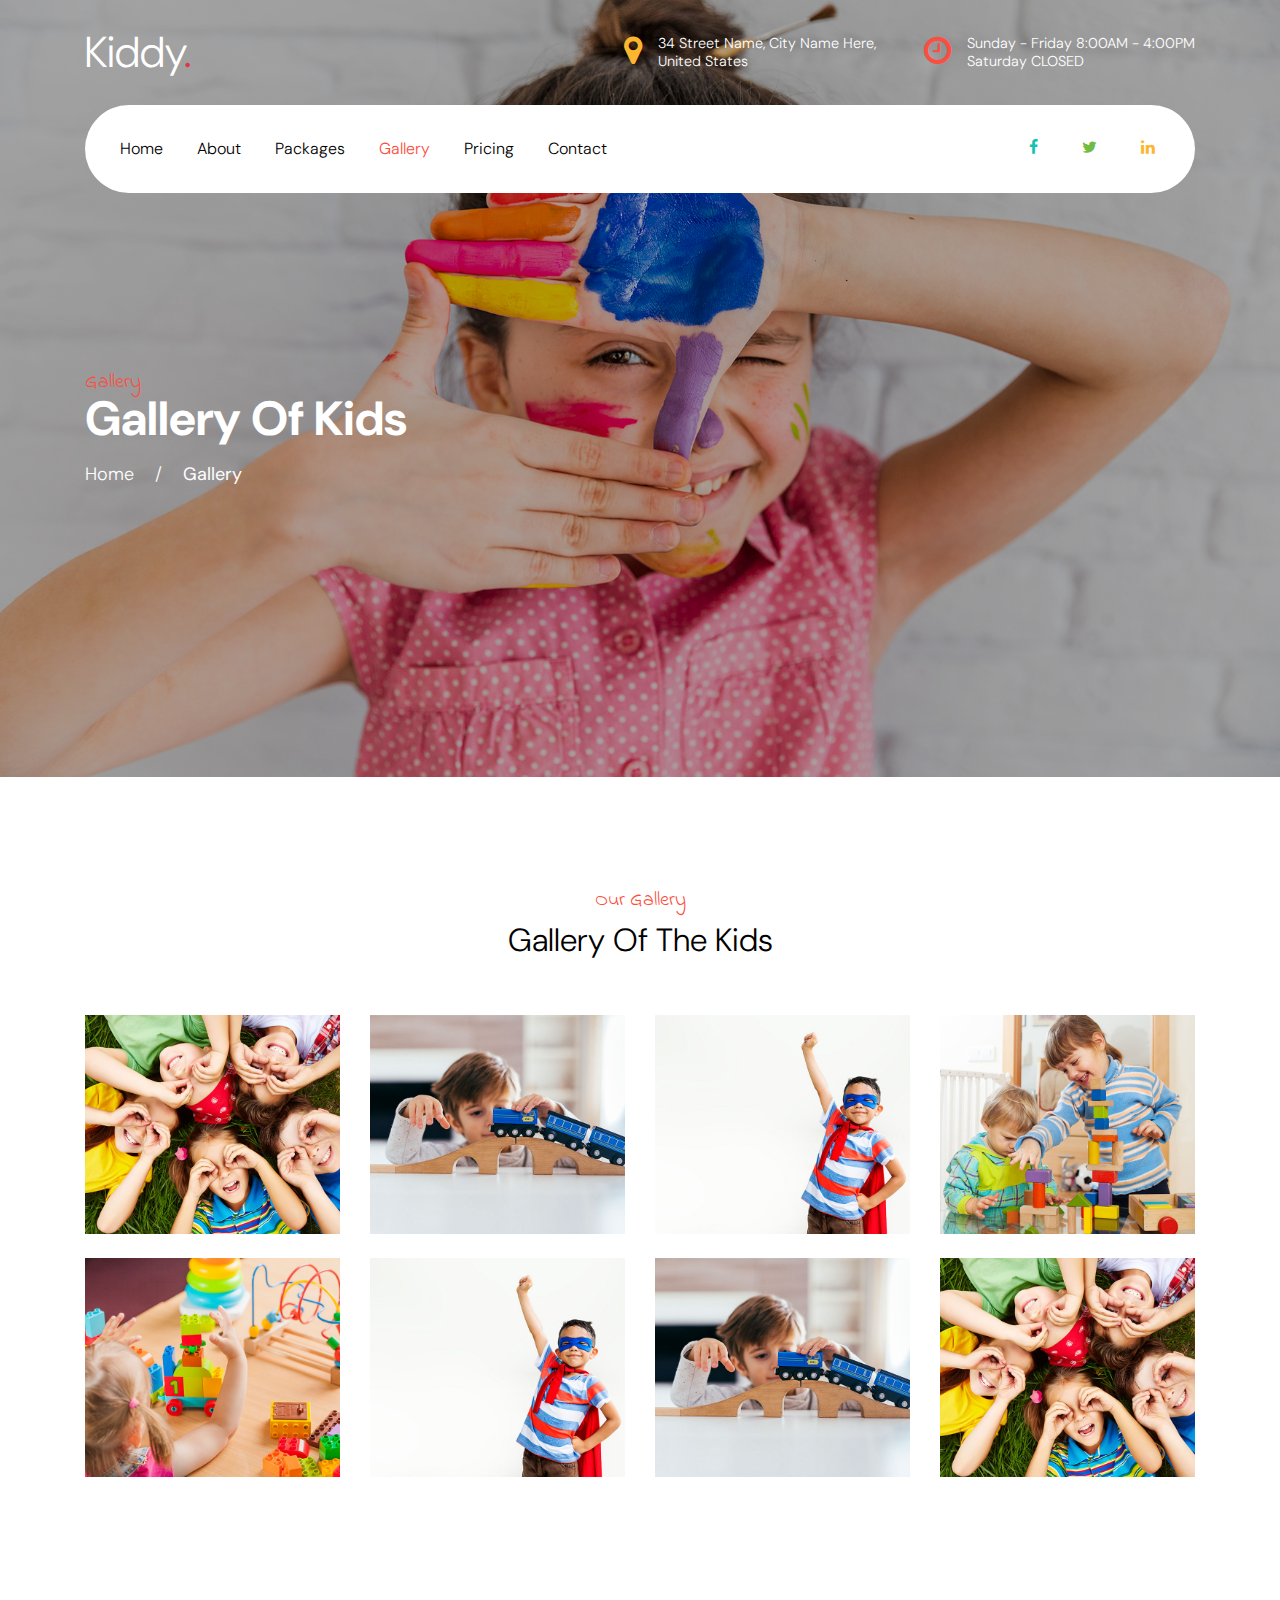
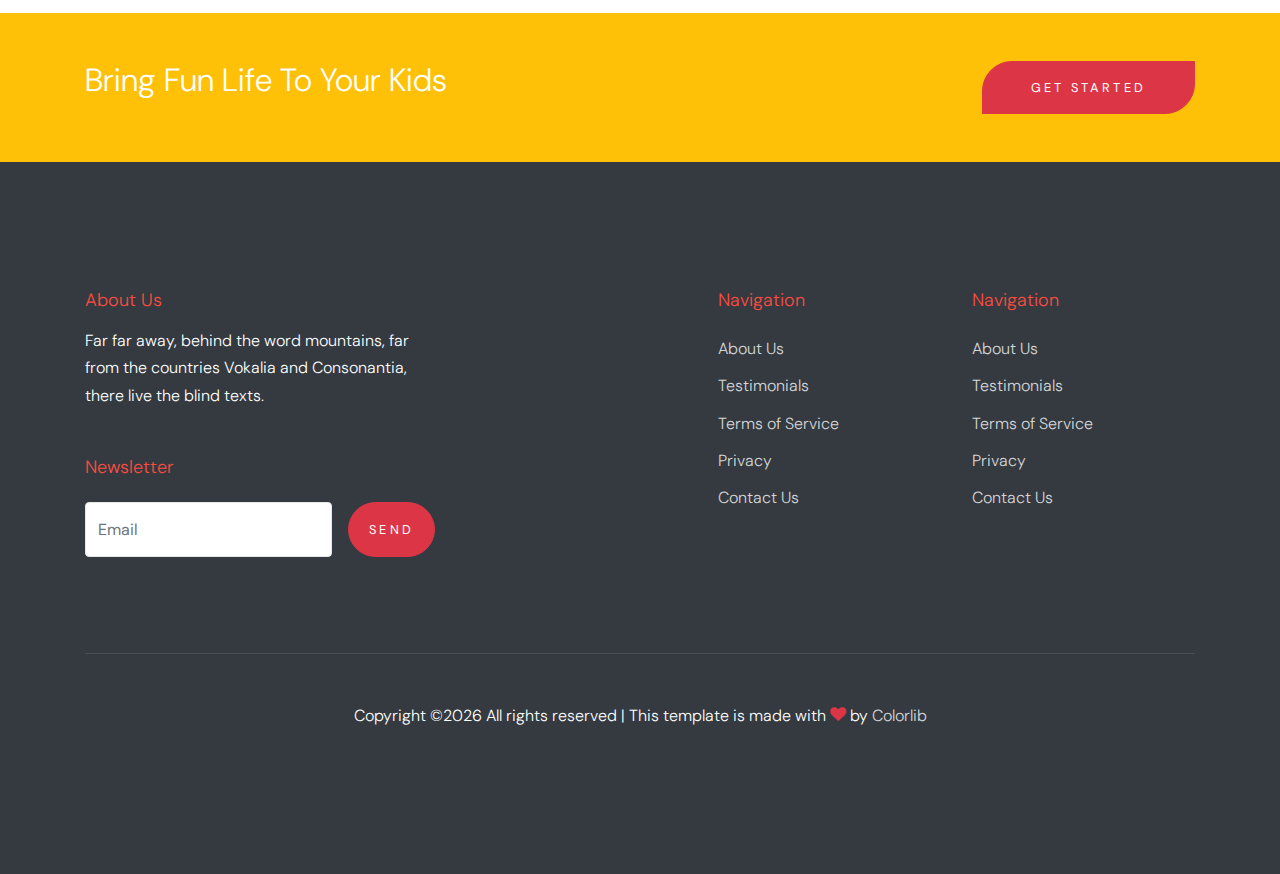
<file: gallery.html>
<!doctype html>
<html lang="en">

  <head>
    <title>Kiddy &mdash; Website Template by Colorlib</title>
    <meta charset="utf-8">
    <meta name="viewport" content="width=device-width, initial-scale=1, shrink-to-fit=no">

    <link href="https://fonts.googleapis.com/css?family=DM+Sans:300,400,700|Indie+Flower" rel="stylesheet">
    

    <link rel="stylesheet" href="fonts/icomoon/style.css">

    <link rel="stylesheet" href="css/bootstrap.min.css">
    <link rel="stylesheet" href="css/bootstrap-datepicker.css">
    <link rel="stylesheet" href="css/jquery.fancybox.min.css">
    <link rel="stylesheet" href="css/owl.carousel.min.css">
    <link rel="stylesheet" href="css/owl.theme.default.min.css">
    <link rel="stylesheet" href="fonts/flaticon/font/flaticon.css">
    <link rel="stylesheet" href="css/aos.css">

    <!-- MAIN CSS -->
    <link rel="stylesheet" href="css/style.css">

  </head>

  <body data-spy="scroll" data-target=".site-navbar-target" data-offset="300">

    
    <div class="site-wrap" id="home-section">

      <div class="site-mobile-menu site-navbar-target">
        <div class="site-mobile-menu-header">
          <div class="site-mobile-menu-close mt-3">
            <span class="icon-close2 js-menu-toggle"></span>
          </div>
        </div>
        <div class="site-mobile-menu-body"></div>
      </div>



      <header class="site-navbar site-navbar-target" role="banner">

        <div class="container mb-3">
          <div class="d-flex align-items-center">
            <div class="site-logo mr-auto">
              <a href="index.html">Kiddy<span class="text-primary">.</span></a>
            </div>
            <div class="site-quick-contact d-none d-lg-flex ml-auto ">
              <div class="d-flex site-info align-items-center mr-5">
                <span class="block-icon mr-3"><span class="icon-map-marker text-yellow"></span></span>
                <span>34 Street Name, City Name Here, <br> United States</span>
              </div>
              <div class="d-flex site-info align-items-center">
                <span class="block-icon mr-3"><span class="icon-clock-o"></span></span>
                <span>Sunday - Friday 8:00AM - 4:00PM <br> Saturday CLOSED</span>
              </div>
              
            </div>
          </div>
        </div>


        <div class="container">
          <div class="menu-wrap d-flex align-items-center">
            <span class="d-inline-block d-lg-none"><a href="#" class="text-black site-menu-toggle js-menu-toggle py-5"><span class="icon-menu h3 text-black"></span></a></span>

              

              <nav class="site-navigation text-left mr-auto d-none d-lg-block" role="navigation">
                <ul class="site-menu main-menu js-clone-nav mr-auto ">
                  <li><a href="index.html" class="nav-link">Home</a></li>
                  <li><a href="about.html" class="nav-link">About</a></li>
                  <li><a href="packages.html" class="nav-link">Packages</a></li>
                  <li class="active"><a href="gallery.html" class="nav-link">Gallery</a></li>
                  <li><a href="pricing.html" class="nav-link">Pricing</a></li>
                  <li><a href="contact.html" class="nav-link">Contact</a></li>
                </ul>
              </nav>

              <div class="top-social ml-auto">
                <a href="#"><span class="icon-facebook text-teal"></span></a>
                <a href="#"><span class="icon-twitter text-success"></span></a>
                <a href="#"><span class="icon-linkedin text-yellow"></span></a>
              </div>
          </div>
        </div>

       

      </header>

    <div class="ftco-blocks-cover-1">
       <!-- data-stellar-background-ratio="0.5" style="background-image: url('images/hero_1.jpg')" -->
      <div class="site-section-cover overlay" data-stellar-background-ratio="0.5" style="background-image: url('images/hero_1.jpg')">
        <div class="container">
          <div class="row align-items-center ">

            <div class="col-md-5 mt-5 pt-5">
              <span class="text-cursive h5 text-red">Gallery</span>
              <h1 class="mb-3 font-weight-bold text-teal">Gallery Of Kids</h1>
              <p><a href="index.html" class="text-white">Home</a> <span class="mx-3">/</span> <strong>Gallery</strong></p>
            </div>
            
          </div>
        </div>
      </div>
    </div>


    <div class="site-section">
      <div class="container">
        <div class="row mb-5">
          <div class="col-12 text-center">
            <span class="text-cursive h5 text-red d-block">Our Gallery</span>
            <h2 class="text-black">Gallery Of The Kids</h2>
          </div>
        </div>
        <div class="row">
          <div class="col-md-3 mb-4">
            <a href="images/img_1.jpg" data-fancybox="gal"><img src="images/img_1.jpg" alt="Image" class="img-fluid"></a>
          </div>
          <div class="col-md-3 mb-4">
            <a href="images/img_2.jpg" data-fancybox="gal"><img src="images/img_2.jpg" alt="Image" class="img-fluid"></a>
          </div>
          <div class="col-md-3 mb-4">
            <a href="images/img_3.jpg" data-fancybox="gal"><img src="images/img_3.jpg" alt="Image" class="img-fluid"></a>
          </div>
          <div class="col-md-3 mb-4">
            <a href="images/img_4.jpg" data-fancybox="gal"><img src="images/img_4.jpg" alt="Image" class="img-fluid"></a>
          </div>

          <div class="col-md-3 mb-4">
            <a href="images/img_5.jpg" data-fancybox="gal"><img src="images/img_5.jpg" alt="Image" class="img-fluid"></a>
          </div>
          <div class="col-md-3 mb-4">
            <a href="images/img_2.jpg" data-fancybox="gal"><img src="images/img_3.jpg" alt="Image" class="img-fluid"></a>
          </div>
          <div class="col-md-3 mb-4">
            <a href="images/img_2.jpg" data-fancybox="gal"><img src="images/img_2.jpg" alt="Image" class="img-fluid"></a>
          </div>
          <div class="col-md-3 mb-4">
            <img src="images/img_1.jpg" alt="Image" class="img-fluid">
          </div>
        </div>
      </div>
    </div>
    

    


    <div class="site-section py-5 bg-warning">
      <div class="container">
        <div class="row justify-content-center">
          <div class="col-md-12 d-flex">
          <h2 class="text-white m-0">Bring Fun Life To Your Kids</h2>
          <a href="#" class="btn btn-primary btn-custom-1 py-3 px-5 ml-auto">Get Started</a>
          </div>
        </div>
      </div>
    </div>
    

    <footer class="site-footer">
      <div class="container">
        <div class="row">
          <div class="col-lg-4">
            <h2 class="footer-heading mb-3">About Us</h2>
                <p class="mb-5">Far far away, behind the word mountains, far from the countries Vokalia and Consonantia, there live the blind texts. </p>

                <h2 class="footer-heading mb-4">Newsletter</h2>
                <form action="#" class="d-flex" class="subscribe">
                  <input type="text" class="form-control mr-3" placeholder="Email">
                  <input type="submit" value="Send" class="btn btn-primary">
                </form>
          </div>
          <div class="col-lg-8 ml-auto">
            <div class="row">
              <div class="col-lg-4 ml-auto">
                <h2 class="footer-heading mb-4">Navigation</h2>
                <ul class="list-unstyled">
                  <li><a href="#">About Us</a></li>
                  <li><a href="#">Testimonials</a></li>
                  <li><a href="#">Terms of Service</a></li>
                  <li><a href="#">Privacy</a></li>
                  <li><a href="#">Contact Us</a></li>
                </ul>
              </div>
              <div class="col-lg-4">
                <h2 class="footer-heading mb-4">Navigation</h2>
                <ul class="list-unstyled">
                  <li><a href="#">About Us</a></li>
                  <li><a href="#">Testimonials</a></li>
                  <li><a href="#">Terms of Service</a></li>
                  <li><a href="#">Privacy</a></li>
                  <li><a href="#">Contact Us</a></li>
                </ul>
                
              </div>

              
              
            </div>
          </div>
        </div>
        <div class="row pt-5 mt-5 text-center">
          <div class="col-md-12">
            <div class="border-top pt-5">
              <p>
            <!-- Link back to Colorlib can't be removed. Template is licensed under CC BY 3.0. -->
            Copyright &copy;<script>document.write(new Date().getFullYear());</script> All rights reserved | This template is made with <i class="icon-heart text-danger" aria-hidden="true"></i> by <a href="https://colorlib.com" target="_blank" >Colorlib</a>
            <!-- Link back to Colorlib can't be removed. Template is licensed under CC BY 3.0. -->
            </p>
            </div>
          </div>

        </div>
      </div>
    </footer>

    </div>

    <script src="js/jquery-3.3.1.min.js"></script>
    <script src="js/jquery-migrate-3.0.0.js"></script>
    <script src="js/popper.min.js"></script>
    <script src="js/bootstrap.min.js"></script>
    <script src="js/owl.carousel.min.js"></script>
    <script src="js/jquery.sticky.js"></script>
    <script src="js/jquery.waypoints.min.js"></script>
    <script src="js/jquery.animateNumber.min.js"></script>
    <script src="js/jquery.fancybox.min.js"></script>
    <script src="js/jquery.stellar.min.js"></script>
    <script src="js/jquery.easing.1.3.js"></script>
    <script src="js/bootstrap-datepicker.min.js"></script>
    <script src="js/aos.js"></script>

    <script src="js/main.js"></script>

  </body>

</html>
</file>
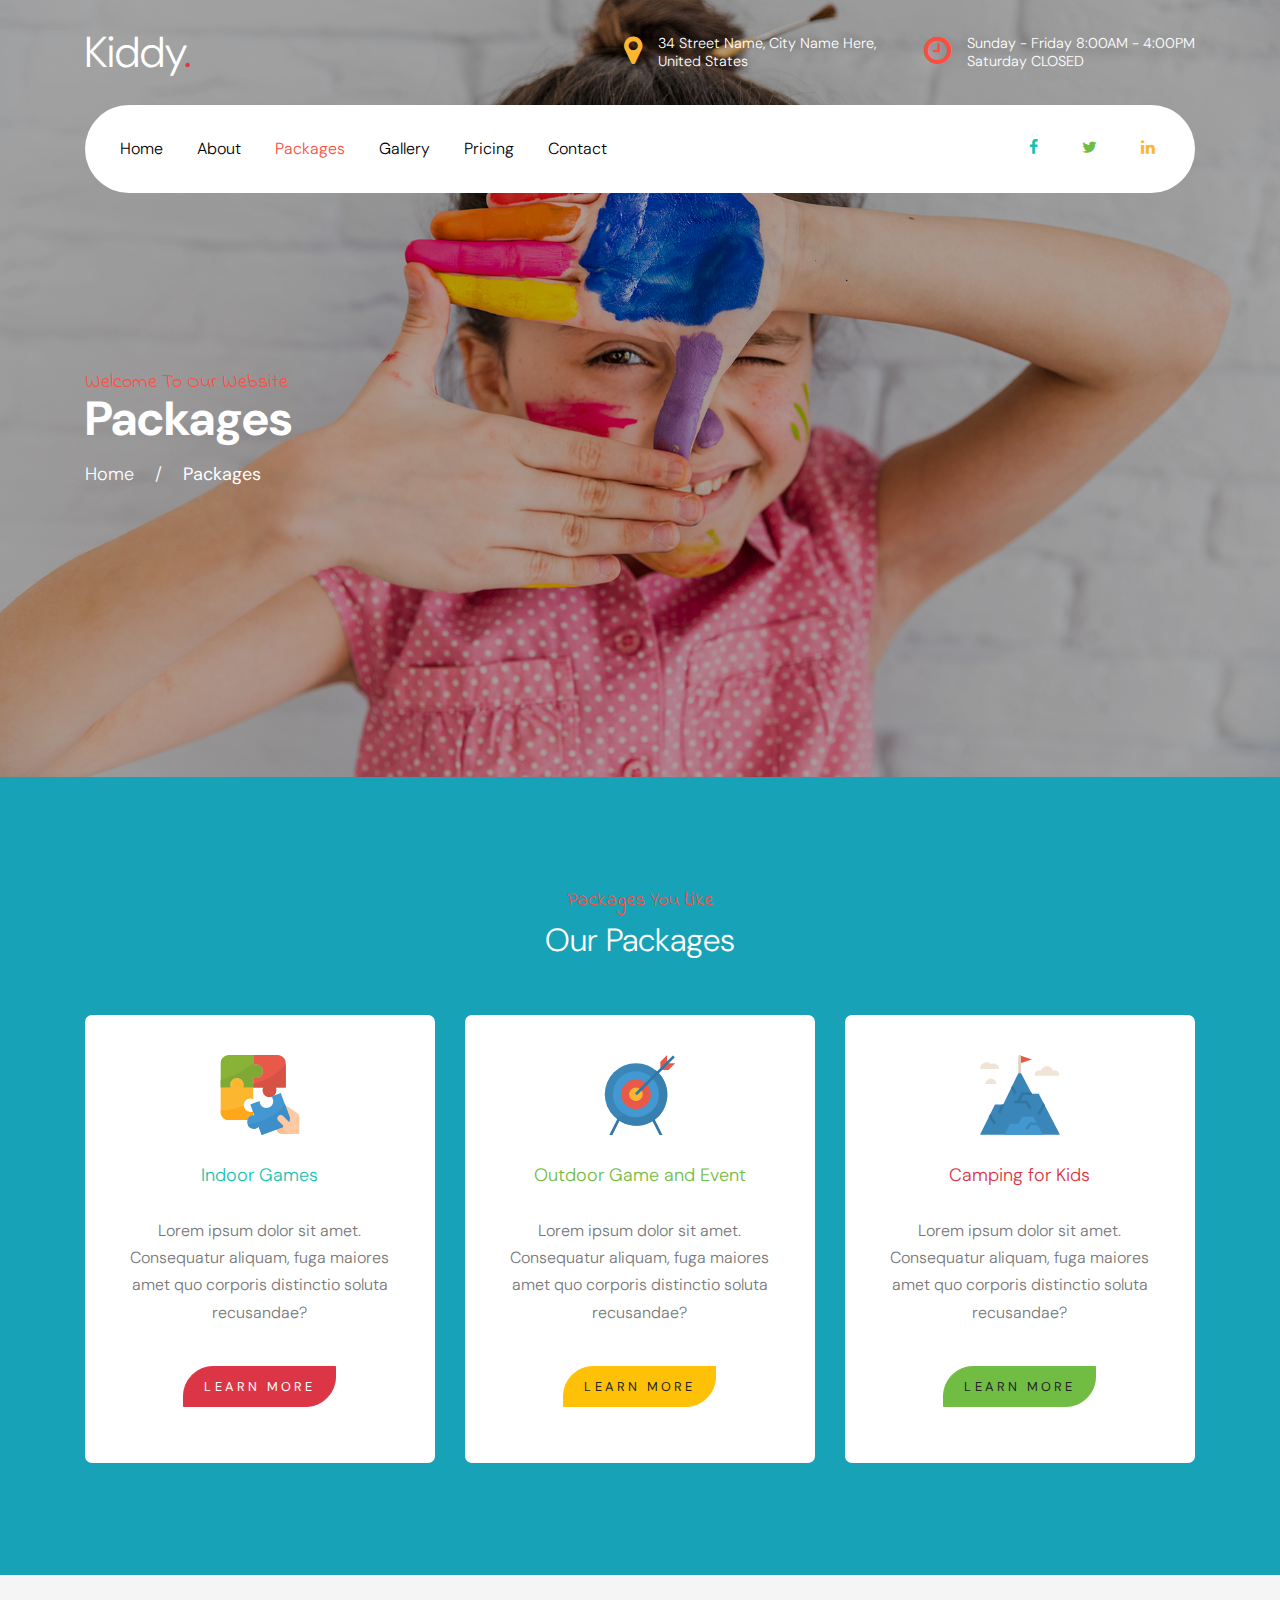
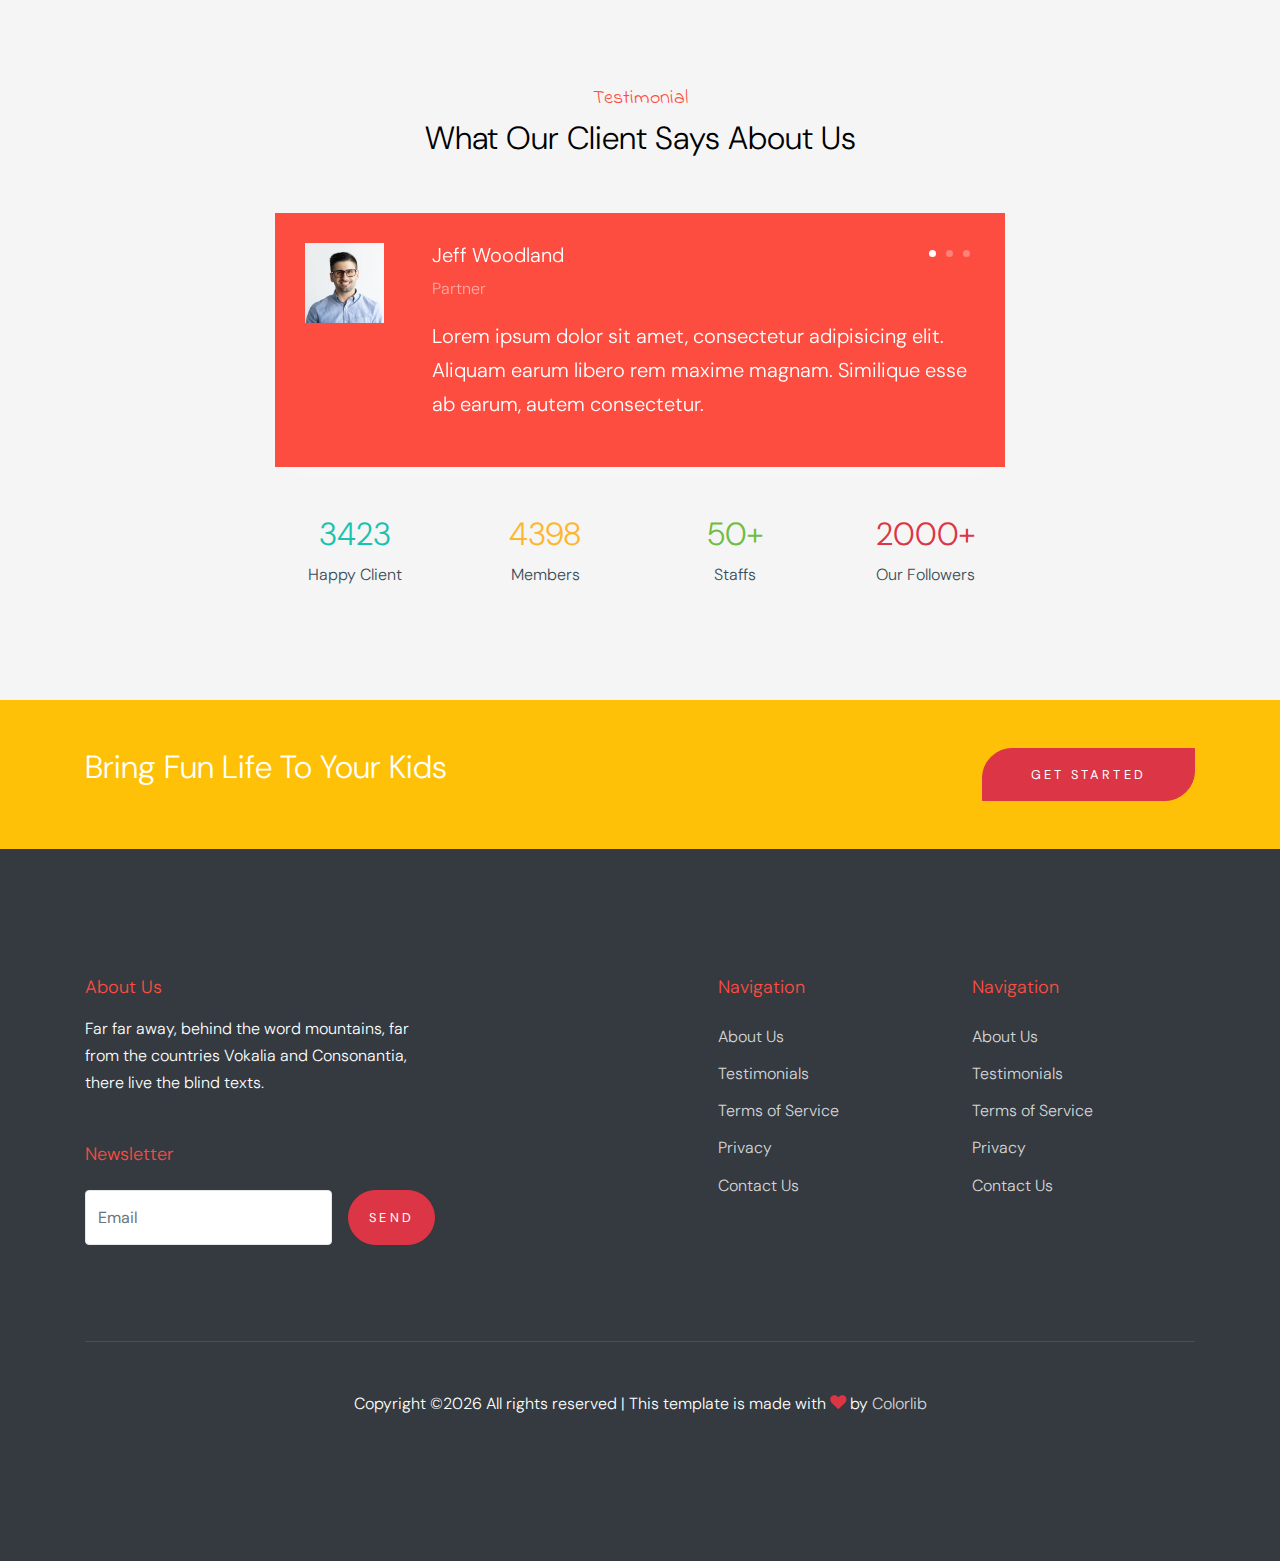
<file: packages.html>
<!doctype html>
<html lang="en">

  <head>
    <title>Kiddy &mdash; Website Template by Colorlib</title>
    <meta charset="utf-8">
    <meta name="viewport" content="width=device-width, initial-scale=1, shrink-to-fit=no">

    <link href="https://fonts.googleapis.com/css?family=DM+Sans:300,400,700|Indie+Flower" rel="stylesheet">
    

    <link rel="stylesheet" href="fonts/icomoon/style.css">

    <link rel="stylesheet" href="css/bootstrap.min.css">
    <link rel="stylesheet" href="css/bootstrap-datepicker.css">
    <link rel="stylesheet" href="css/jquery.fancybox.min.css">
    <link rel="stylesheet" href="css/owl.carousel.min.css">
    <link rel="stylesheet" href="css/owl.theme.default.min.css">
    <link rel="stylesheet" href="fonts/flaticon/font/flaticon.css">
    <link rel="stylesheet" href="css/aos.css">

    <!-- MAIN CSS -->
    <link rel="stylesheet" href="css/style.css">

  </head>

  <body data-spy="scroll" data-target=".site-navbar-target" data-offset="300">

    
    <div class="site-wrap" id="home-section">

      <div class="site-mobile-menu site-navbar-target">
        <div class="site-mobile-menu-header">
          <div class="site-mobile-menu-close mt-3">
            <span class="icon-close2 js-menu-toggle"></span>
          </div>
        </div>
        <div class="site-mobile-menu-body"></div>
      </div>



      <header class="site-navbar site-navbar-target" role="banner">

        <div class="container mb-3">
          <div class="d-flex align-items-center">
            <div class="site-logo mr-auto">
              <a href="index.html">Kiddy<span class="text-primary">.</span></a>
            </div>
            <div class="site-quick-contact d-none d-lg-flex ml-auto ">
              <div class="d-flex site-info align-items-center mr-5">
                <span class="block-icon mr-3"><span class="icon-map-marker text-yellow"></span></span>
                <span>34 Street Name, City Name Here, <br> United States</span>
              </div>
              <div class="d-flex site-info align-items-center">
                <span class="block-icon mr-3"><span class="icon-clock-o"></span></span>
                <span>Sunday - Friday 8:00AM - 4:00PM <br> Saturday CLOSED</span>
              </div>
              
            </div>
          </div>
        </div>


        <div class="container">
          <div class="menu-wrap d-flex align-items-center">
            <span class="d-inline-block d-lg-none"><a href="#" class="text-black site-menu-toggle js-menu-toggle py-5"><span class="icon-menu h3 text-black"></span></a></span>

              

              <nav class="site-navigation text-left mr-auto d-none d-lg-block" role="navigation">
                <ul class="site-menu main-menu js-clone-nav mr-auto ">
                  <li><a href="index.html" class="nav-link">Home</a></li>
                  <li><a href="about.html" class="nav-link">About</a></li>
                  <li class="active"><a href="packages.html" class="nav-link">Packages</a></li>
                  <li><a href="gallery.html" class="nav-link">Gallery</a></li>
                  <li><a href="pricing.html" class="nav-link">Pricing</a></li>
                  <li><a href="contact.html" class="nav-link">Contact</a></li>
                </ul>
              </nav>

              <div class="top-social ml-auto">
                <a href="#"><span class="icon-facebook text-teal"></span></a>
                <a href="#"><span class="icon-twitter text-success"></span></a>
                <a href="#"><span class="icon-linkedin text-yellow"></span></a>
              </div>
          </div>
        </div>

       

      </header>

    <div class="ftco-blocks-cover-1">
       <!-- data-stellar-background-ratio="0.5" style="background-image: url('images/hero_1.jpg')" -->
      <div class="site-section-cover overlay" data-stellar-background-ratio="0.5" style="background-image: url('images/hero_1.jpg')">
        <div class="container">
          <div class="row align-items-center ">

            <div class="col-md-5 mt-5 pt-5">
              <span class="text-cursive h5 text-red">Welcome To Our Website</span>
              <h1 class="mb-3 font-weight-bold text-teal">Packages</h1>
              <p><a href="index.html" class="text-white">Home</a> <span class="mx-3">/</span> <strong>Packages</strong></p>
            </div>
            
          </div>
        </div>
      </div>
    </div>


    <div class="site-section bg-info">
      <div class="container">
        <div class="row mb-5">
          <div class="col-12 text-center">
            <span class="text-cursive h5 text-red d-block">Packages You Like</span>
            <h2 class="text-white">Our Packages</h2>
          </div>
        </div>
        <div class="row">
          <div class="col-lg-4">
            <div class="package text-center bg-white">
              <span class="img-wrap"><img src="images/flaticon/svg/001-jigsaw.svg" alt="Image" class="img-fluid"></span>
              <h3 class="text-teal">Indoor Games</h3>
              <p>Lorem ipsum dolor sit amet. Consequatur aliquam, fuga maiores amet quo corporis distinctio soluta recusandae?</p>
              <p><a href="#" class="btn btn-primary btn-custom-1 mt-4">Learn More</a></p>
            </div>
          </div>
          <div class="col-lg-4">
            <div class="package text-center bg-white">
              <span class="img-wrap"><img src="images/flaticon/svg/002-target.svg" alt="Image" class="img-fluid"></span>
              <h3 class="text-success">Outdoor Game and Event</h3>
              <p>Lorem ipsum dolor sit amet. Consequatur aliquam, fuga maiores amet quo corporis distinctio soluta recusandae?</p>
              <p><a href="#" class="btn btn-warning btn-custom-1 mt-4">Learn More</a></p>
            </div>
          </div>
          <div class="col-lg-4">
            <div class="package text-center bg-white">
              <span class="img-wrap"><img src="images/flaticon/svg/003-mission.svg" alt="Image" class="img-fluid"></span>
              <h3 class="text-danger">Camping for Kids</h3>
              <p>Lorem ipsum dolor sit amet. Consequatur aliquam, fuga maiores amet quo corporis distinctio soluta recusandae?</p>
              <p><a href="#" class="btn btn-success btn-custom-1 mt-4">Learn More</a></p>
            </div>
          </div>
        </div>
      </div>
    </div>
    
    <div class="site-section bg-light">
      <div class="container">
        <div class="row mb-5">
          <div class="col-12 text-center">
            <span class="text-cursive h5 text-red d-block">Testimonial</span>
            <h2 class="text-black">What Our Client Says About Us</h2>
          </div>
        </div>
        <div class="row justify-content-center">
          <div class="col-md-8">
            <div class="testimonial-3-wrap">
              

              <div class="owl-carousel nonloop-block-13">
                <div class="testimonial-3 d-flex">
                  <div class="vcard-wrap mr-5">
                    <img src="images/person_1.jpg" alt="Image" class="vcard img-fluid">
                  </div>
                  <div class="text">
                    <h3>Jeff Woodland</h3>
                    <p class="position">Partner</p>
                    <p>Lorem ipsum dolor sit amet, consectetur adipisicing elit. Aliquam earum libero rem maxime magnam. Similique esse ab earum, autem consectetur.</p>
                  </div>
                </div>

                <div class="testimonial-3 d-flex">
                  <div class="vcard-wrap mr-5">
                    <img src="images/person_3.jpg" alt="Image" class="vcard img-fluid">
                  </div>
                  <div class="text">
                    <h3>Jeff Woodland</h3>
                    <p class="position">Partner</p>
                    <p>Lorem ipsum dolor sit amet, consectetur adipisicing elit. Aliquam earum libero rem maxime magnam. Similique esse ab earum, autem consectetur.</p>
                  </div>
                </div>

                <div class="testimonial-3 d-flex">
                  <div class="vcard-wrap mr-5">
                    <img src="images/person_2.jpg" alt="Image" class="vcard img-fluid">
                  </div>
                  <div class="text">
                    <h3>Jeff Woodland</h3>
                    <p class="position">Partner</p>
                    <p>Lorem ipsum dolor sit amet, consectetur adipisicing elit. Aliquam earum libero rem maxime magnam. Similique esse ab earum, autem consectetur.</p>
                  </div>
                </div>
              </div>

            </div>
          </div>
        </div>
        <div class="row mt-5 justify-content-center">

          <div class="col-md-8">
            

            <div class="row">
              <div class="col-lg-3 text-center">
                <span class="text-teal h2 d-block">3423</span>
                <span>Happy Client</span>
              </div>
              <div class="col-lg-3 text-center">
                <span class="text-yellow h2 d-block">4398</span>
                <span>Members</span>
              </div>
              <div class="col-lg-3 text-center">
                <span class="text-success h2 d-block">50+</span>
                <span>Staffs</span>
              </div>
              <div class="col-lg-3 text-center">
                <span class="text-danger h2 d-block">2000+</span>
                <span>Our Followers</span>
              </div>
            </div>

          </div>
        </div>
      </div>
    </div>


    <div class="site-section py-5 bg-warning">
      <div class="container">
        <div class="row justify-content-center">
          <div class="col-md-12 d-flex">
          <h2 class="text-white m-0">Bring Fun Life To Your Kids</h2>
          <a href="#" class="btn btn-primary btn-custom-1 py-3 px-5 ml-auto">Get Started</a>
          </div>
        </div>
      </div>
    </div>
    

    <footer class="site-footer">
      <div class="container">
        <div class="row">
          <div class="col-lg-4">
            <h2 class="footer-heading mb-3">About Us</h2>
                <p class="mb-5">Far far away, behind the word mountains, far from the countries Vokalia and Consonantia, there live the blind texts. </p>

                <h2 class="footer-heading mb-4">Newsletter</h2>
                <form action="#" class="d-flex" class="subscribe">
                  <input type="text" class="form-control mr-3" placeholder="Email">
                  <input type="submit" value="Send" class="btn btn-primary">
                </form>
          </div>
          <div class="col-lg-8 ml-auto">
            <div class="row">
              <div class="col-lg-4 ml-auto">
                <h2 class="footer-heading mb-4">Navigation</h2>
                <ul class="list-unstyled">
                  <li><a href="#">About Us</a></li>
                  <li><a href="#">Testimonials</a></li>
                  <li><a href="#">Terms of Service</a></li>
                  <li><a href="#">Privacy</a></li>
                  <li><a href="#">Contact Us</a></li>
                </ul>
              </div>
              <div class="col-lg-4">
                <h2 class="footer-heading mb-4">Navigation</h2>
                <ul class="list-unstyled">
                  <li><a href="#">About Us</a></li>
                  <li><a href="#">Testimonials</a></li>
                  <li><a href="#">Terms of Service</a></li>
                  <li><a href="#">Privacy</a></li>
                  <li><a href="#">Contact Us</a></li>
                </ul>
                
              </div>

              
              
            </div>
          </div>
        </div>
        <div class="row pt-5 mt-5 text-center">
          <div class="col-md-12">
            <div class="border-top pt-5">
              <p>
            <!-- Link back to Colorlib can't be removed. Template is licensed under CC BY 3.0. -->
            Copyright &copy;<script>document.write(new Date().getFullYear());</script> All rights reserved | This template is made with <i class="icon-heart text-danger" aria-hidden="true"></i> by <a href="https://colorlib.com" target="_blank" >Colorlib</a>
            <!-- Link back to Colorlib can't be removed. Template is licensed under CC BY 3.0. -->
            </p>
            </div>
          </div>

        </div>
      </div>
    </footer>

    </div>

    <script src="js/jquery-3.3.1.min.js"></script>
    <script src="js/jquery-migrate-3.0.0.js"></script>
    <script src="js/popper.min.js"></script>
    <script src="js/bootstrap.min.js"></script>
    <script src="js/owl.carousel.min.js"></script>
    <script src="js/jquery.sticky.js"></script>
    <script src="js/jquery.waypoints.min.js"></script>
    <script src="js/jquery.animateNumber.min.js"></script>
    <script src="js/jquery.fancybox.min.js"></script>
    <script src="js/jquery.stellar.min.js"></script>
    <script src="js/jquery.easing.1.3.js"></script>
    <script src="js/bootstrap-datepicker.min.js"></script>
    <script src="js/aos.js"></script>

    <script src="js/main.js"></script>

  </body>

</html>
</file>
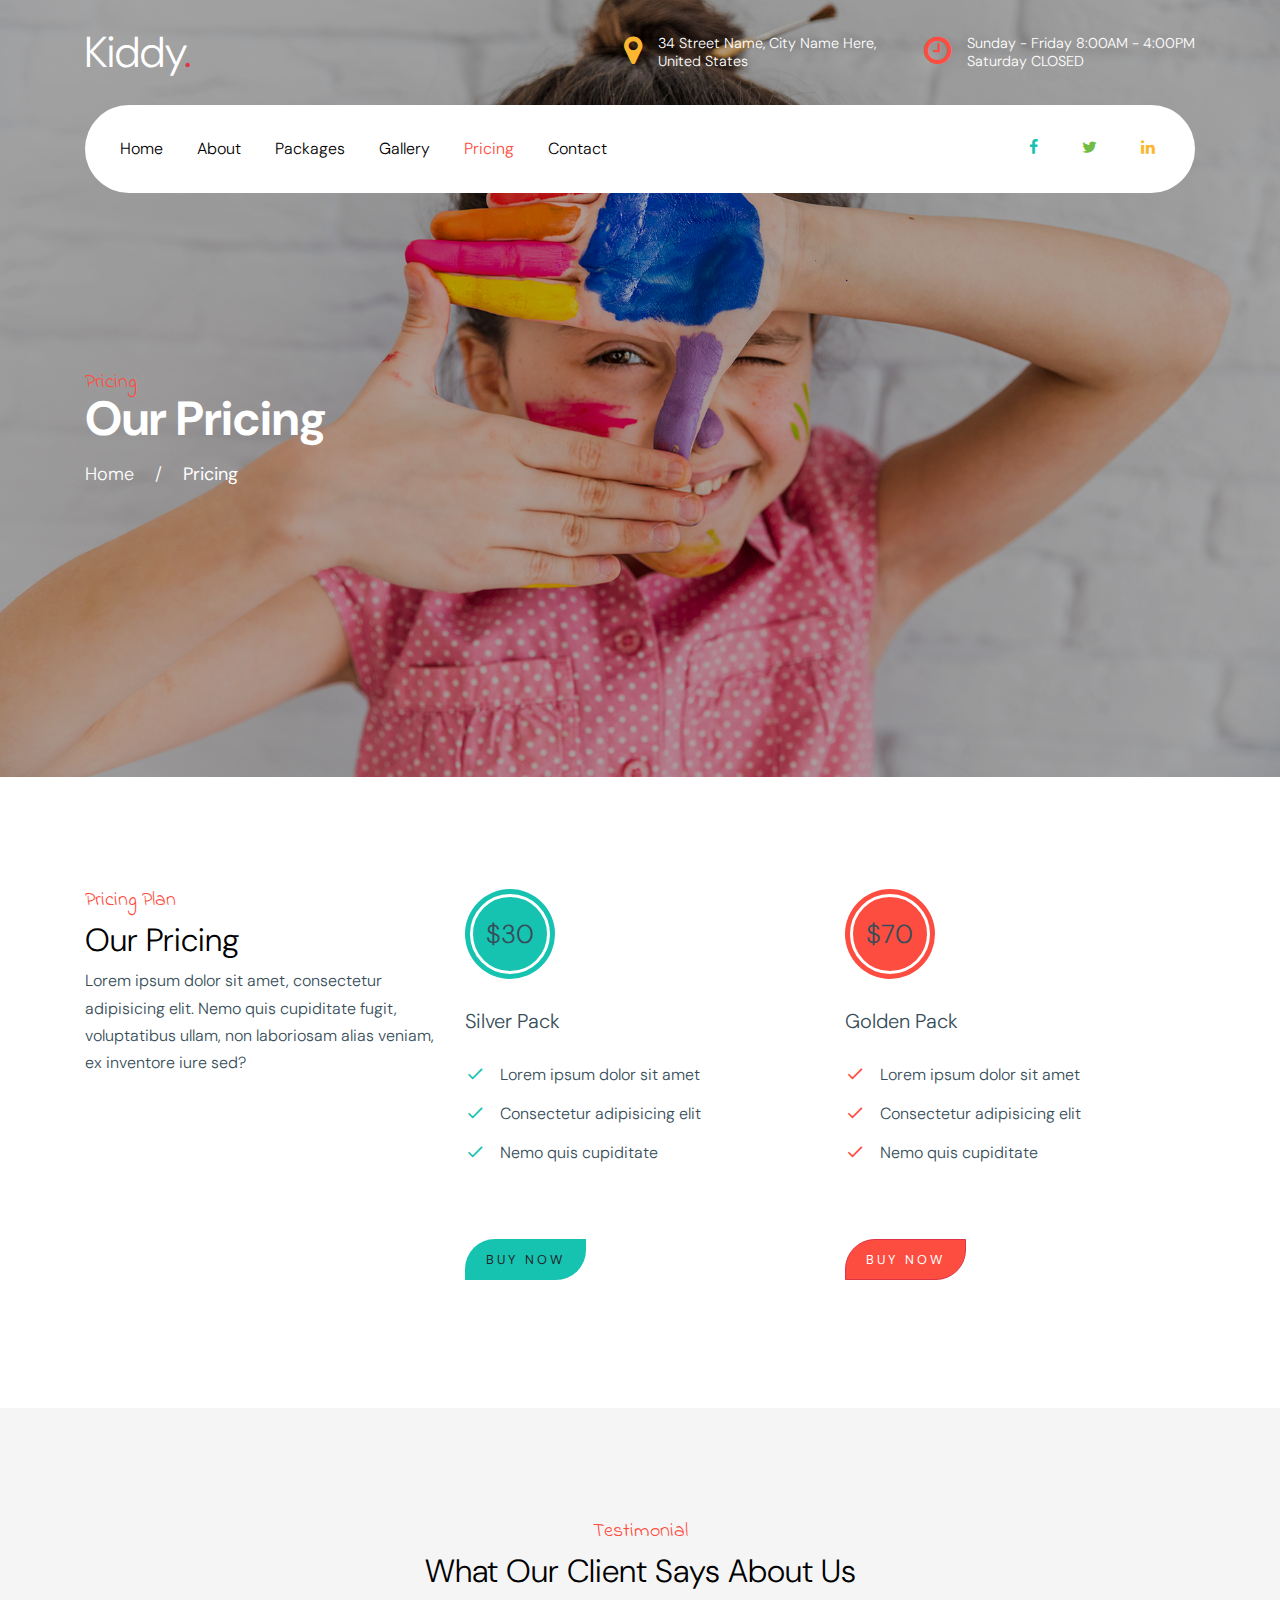
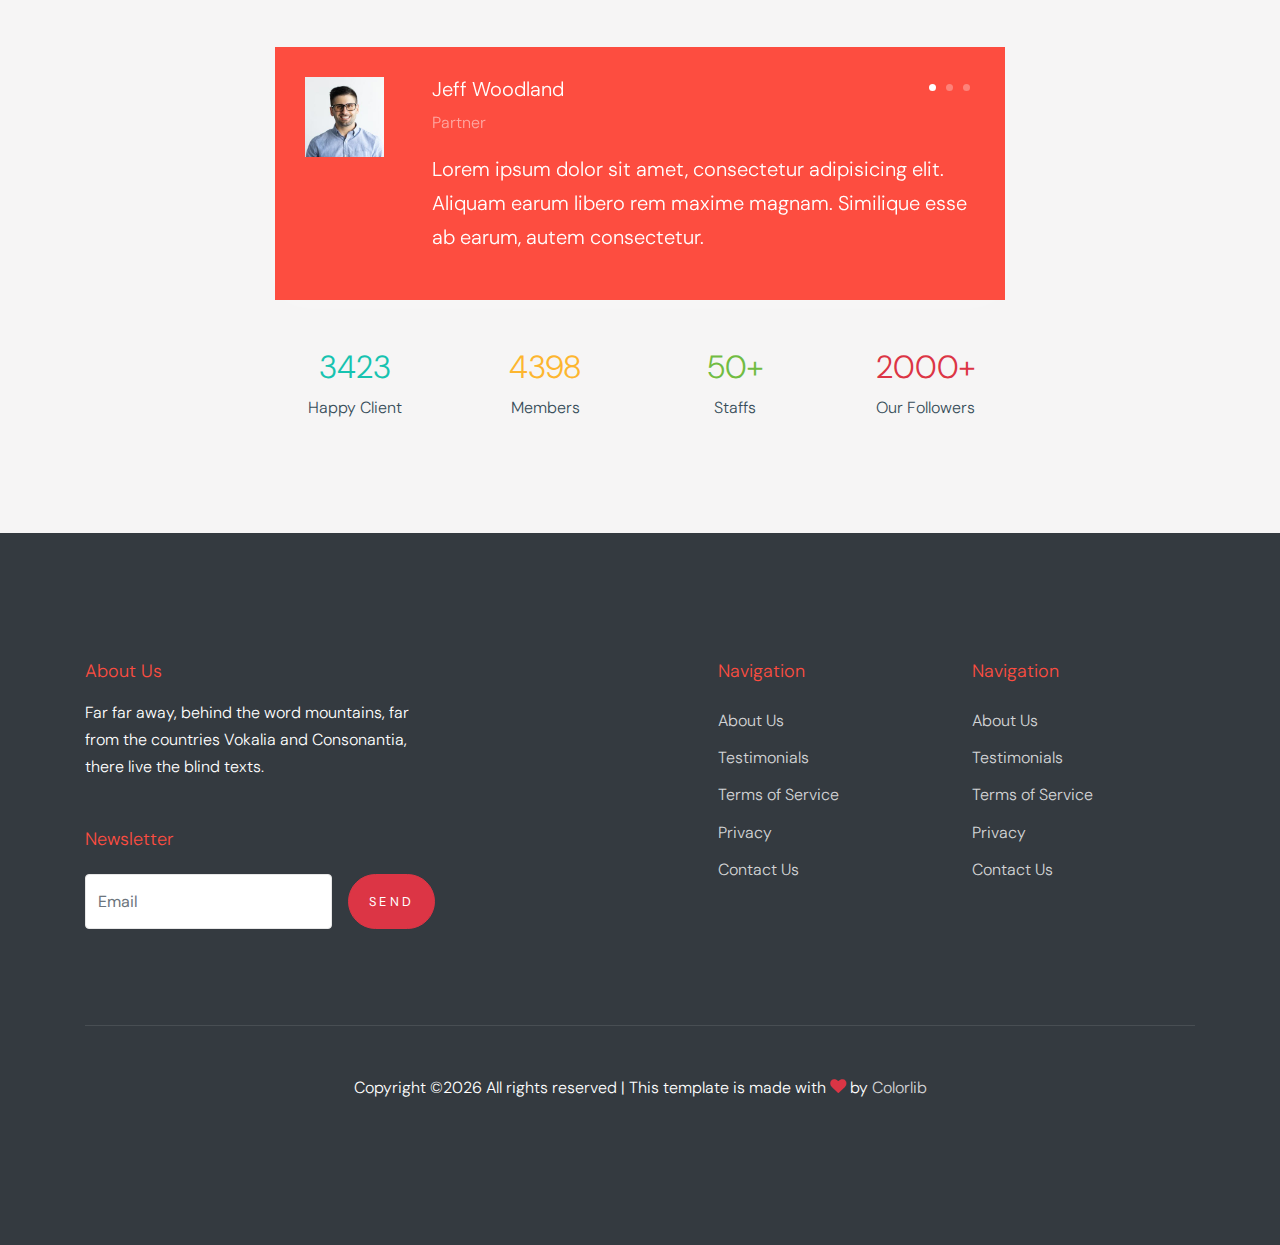
<file: pricing.html>
<!doctype html>
<html lang="en">

  <head>
    <title>Kiddy &mdash; Website Template by Colorlib</title>
    <meta charset="utf-8">
    <meta name="viewport" content="width=device-width, initial-scale=1, shrink-to-fit=no">

    <link href="https://fonts.googleapis.com/css?family=DM+Sans:300,400,700|Indie+Flower" rel="stylesheet">
    

    <link rel="stylesheet" href="fonts/icomoon/style.css">

    <link rel="stylesheet" href="css/bootstrap.min.css">
    <link rel="stylesheet" href="css/bootstrap-datepicker.css">
    <link rel="stylesheet" href="css/jquery.fancybox.min.css">
    <link rel="stylesheet" href="css/owl.carousel.min.css">
    <link rel="stylesheet" href="css/owl.theme.default.min.css">
    <link rel="stylesheet" href="fonts/flaticon/font/flaticon.css">
    <link rel="stylesheet" href="css/aos.css">

    <!-- MAIN CSS -->
    <link rel="stylesheet" href="css/style.css">

  </head>

  <body data-spy="scroll" data-target=".site-navbar-target" data-offset="300">

    
    <div class="site-wrap" id="home-section">

      <div class="site-mobile-menu site-navbar-target">
        <div class="site-mobile-menu-header">
          <div class="site-mobile-menu-close mt-3">
            <span class="icon-close2 js-menu-toggle"></span>
          </div>
        </div>
        <div class="site-mobile-menu-body"></div>
      </div>



      <header class="site-navbar site-navbar-target" role="banner">

        <div class="container mb-3">
          <div class="d-flex align-items-center">
            <div class="site-logo mr-auto">
              <a href="index.html">Kiddy<span class="text-primary">.</span></a>
            </div>
            <div class="site-quick-contact d-none d-lg-flex ml-auto ">
              <div class="d-flex site-info align-items-center mr-5">
                <span class="block-icon mr-3"><span class="icon-map-marker text-yellow"></span></span>
                <span>34 Street Name, City Name Here, <br> United States</span>
              </div>
              <div class="d-flex site-info align-items-center">
                <span class="block-icon mr-3"><span class="icon-clock-o"></span></span>
                <span>Sunday - Friday 8:00AM - 4:00PM <br> Saturday CLOSED</span>
              </div>
              
            </div>
          </div>
        </div>


        <div class="container">
          <div class="menu-wrap d-flex align-items-center">
            <span class="d-inline-block d-lg-none"><a href="#" class="text-black site-menu-toggle js-menu-toggle py-5"><span class="icon-menu h3 text-black"></span></a></span>

              

              <nav class="site-navigation text-left mr-auto d-none d-lg-block" role="navigation">
                <ul class="site-menu main-menu js-clone-nav mr-auto ">
                  <li><a href="index.html" class="nav-link">Home</a></li>
                  <li><a href="about.html" class="nav-link">About</a></li>
                  <li><a href="packages.html" class="nav-link">Packages</a></li>
                  <li><a href="gallery.html" class="nav-link">Gallery</a></li>
                  <li class="active"><a href="pricing.html" class="nav-link">Pricing</a></li>
                  <li><a href="contact.html" class="nav-link">Contact</a></li>
                </ul>
              </nav>

              <div class="top-social ml-auto">
                <a href="#"><span class="icon-facebook text-teal"></span></a>
                <a href="#"><span class="icon-twitter text-success"></span></a>
                <a href="#"><span class="icon-linkedin text-yellow"></span></a>
              </div>
          </div>
        </div>

       

      </header>

    <div class="ftco-blocks-cover-1">
      <div class="site-section-cover overlay" data-stellar-background-ratio="0.5" style="background-image: url('images/hero_1.jpg')">
        <div class="container">
          <div class="row align-items-center ">

            <div class="col-md-5 mt-5 pt-5">
              <span class="text-cursive h5 text-red">Pricing</span>
              <h1 class="mb-3 font-weight-bold text-teal">Our Pricing</h1>
              <p><a href="index.html" class="text-white">Home</a> <span class="mx-3">/</span> <strong>Pricing</strong></p>
            </div>
            
          </div>
        </div>
      </div>
    </div>


    <div class="site-section">
      <div class="container">
        <div class="row">
          <div class="col-md-4">
            <span class="text-cursive h5 text-red d-block">Pricing Plan</span>
            <h2 class="text-black">Our Pricing</h2>
            <p>Lorem ipsum dolor sit amet, consectetur adipisicing elit. Nemo quis cupiditate fugit, voluptatibus ullam, non laboriosam alias veniam, ex inventore iure sed?</p>
          </div>
          <div class="col-md-4">
            <div class="pricing teal">
              <span class="price">
                <span>$30</span>
              </span>
              <h3>Silver Pack</h3>
              <ul class="ul-check list-unstyled teal">
                <li>Lorem ipsum dolor sit amet</li>  
                <li>Consectetur adipisicing elit</li>
                <li>Nemo quis cupiditate</li>
              </ul>
              <p><a href="#" class="btn btn-teal btn-custom-1 mt-4">Buy Now</a></p>
            </div>
          </div>
          <div class="col-md-4">
            <div class="pricing danger">
              <span class="price">
                <span>$70</span>
              </span>
              <h3>Golden Pack</h3>
              <ul class="ul-check list-unstyled danger">
                <li>Lorem ipsum dolor sit amet</li>  
                <li>Consectetur adipisicing elit</li>
                <li>Nemo quis cupiditate</li>
              </ul>
              <p><a href="#" class="btn btn-danger btn-custom-1 mt-4">Buy Now</a></p>
            </div>
          </div>
        </div>
      </div>
    </div>

    <div class="site-section bg-light">
      <div class="container">
        <div class="row mb-5">
          <div class="col-12 text-center">
            <span class="text-cursive h5 text-red d-block">Testimonial</span>
            <h2 class="text-black">What Our Client Says About Us</h2>
          </div>
        </div>
        <div class="row justify-content-center">
          <div class="col-md-8">
            <div class="testimonial-3-wrap">
              

              <div class="owl-carousel nonloop-block-13">
                <div class="testimonial-3 d-flex">
                  <div class="vcard-wrap mr-5">
                    <img src="images/person_1.jpg" alt="Image" class="vcard img-fluid">
                  </div>
                  <div class="text">
                    <h3>Jeff Woodland</h3>
                    <p class="position">Partner</p>
                    <p>Lorem ipsum dolor sit amet, consectetur adipisicing elit. Aliquam earum libero rem maxime magnam. Similique esse ab earum, autem consectetur.</p>
                  </div>
                </div>

                <div class="testimonial-3 d-flex">
                  <div class="vcard-wrap mr-5">
                    <img src="images/person_3.jpg" alt="Image" class="vcard img-fluid">
                  </div>
                  <div class="text">
                    <h3>Jeff Woodland</h3>
                    <p class="position">Partner</p>
                    <p>Lorem ipsum dolor sit amet, consectetur adipisicing elit. Aliquam earum libero rem maxime magnam. Similique esse ab earum, autem consectetur.</p>
                  </div>
                </div>

                <div class="testimonial-3 d-flex">
                  <div class="vcard-wrap mr-5">
                    <img src="images/person_2.jpg" alt="Image" class="vcard img-fluid">
                  </div>
                  <div class="text">
                    <h3>Jeff Woodland</h3>
                    <p class="position">Partner</p>
                    <p>Lorem ipsum dolor sit amet, consectetur adipisicing elit. Aliquam earum libero rem maxime magnam. Similique esse ab earum, autem consectetur.</p>
                  </div>
                </div>
              </div>

            </div>
          </div>
        </div>
        <div class="row mt-5 justify-content-center">

          <div class="col-md-8">
            

            <div class="row">
              <div class="col-lg-3 text-center">
                <span class="text-teal h2 d-block">3423</span>
                <span>Happy Client</span>
              </div>
              <div class="col-lg-3 text-center">
                <span class="text-yellow h2 d-block">4398</span>
                <span>Members</span>
              </div>
              <div class="col-lg-3 text-center">
                <span class="text-success h2 d-block">50+</span>
                <span>Staffs</span>
              </div>
              <div class="col-lg-3 text-center">
                <span class="text-danger h2 d-block">2000+</span>
                <span>Our Followers</span>
              </div>
            </div>

          </div>
        </div>
      </div>
    </div>

    

    <footer class="site-footer">
      <div class="container">
        <div class="row">
          <div class="col-lg-4">
            <h2 class="footer-heading mb-3">About Us</h2>
                <p class="mb-5">Far far away, behind the word mountains, far from the countries Vokalia and Consonantia, there live the blind texts. </p>

                <h2 class="footer-heading mb-4">Newsletter</h2>
                <form action="#" class="d-flex" class="subscribe">
                  <input type="text" class="form-control mr-3" placeholder="Email">
                  <input type="submit" value="Send" class="btn btn-primary">
                </form>
          </div>
          <div class="col-lg-8 ml-auto">
            <div class="row">
              <div class="col-lg-4 ml-auto">
                <h2 class="footer-heading mb-4">Navigation</h2>
                <ul class="list-unstyled">
                  <li><a href="#">About Us</a></li>
                  <li><a href="#">Testimonials</a></li>
                  <li><a href="#">Terms of Service</a></li>
                  <li><a href="#">Privacy</a></li>
                  <li><a href="#">Contact Us</a></li>
                </ul>
              </div>
              <div class="col-lg-4">
                <h2 class="footer-heading mb-4">Navigation</h2>
                <ul class="list-unstyled">
                  <li><a href="#">About Us</a></li>
                  <li><a href="#">Testimonials</a></li>
                  <li><a href="#">Terms of Service</a></li>
                  <li><a href="#">Privacy</a></li>
                  <li><a href="#">Contact Us</a></li>
                </ul>
                
              </div>

              
              
            </div>
          </div>
        </div>
        <div class="row pt-5 mt-5 text-center">
          <div class="col-md-12">
            <div class="border-top pt-5">
              <p>
            <!-- Link back to Colorlib can't be removed. Template is licensed under CC BY 3.0. -->
            Copyright &copy;<script>document.write(new Date().getFullYear());</script> All rights reserved | This template is made with <i class="icon-heart text-danger" aria-hidden="true"></i> by <a href="https://colorlib.com" target="_blank" >Colorlib</a>
            <!-- Link back to Colorlib can't be removed. Template is licensed under CC BY 3.0. -->
            </p>
            </div>
          </div>

        </div>
      </div>
    </footer>

    </div>

    <script src="js/jquery-3.3.1.min.js"></script>
    <script src="js/jquery-migrate-3.0.0.js"></script>
    <script src="js/popper.min.js"></script>
    <script src="js/bootstrap.min.js"></script>
    <script src="js/owl.carousel.min.js"></script>
    <script src="js/jquery.sticky.js"></script>
    <script src="js/jquery.waypoints.min.js"></script>
    <script src="js/jquery.animateNumber.min.js"></script>
    <script src="js/jquery.fancybox.min.js"></script>
    <script src="js/jquery.stellar.min.js"></script>
    <script src="js/jquery.easing.1.3.js"></script>
    <script src="js/bootstrap-datepicker.min.js"></script>
    <script src="js/aos.js"></script>

    <script src="js/main.js"></script>

  </body>

</html>
</file>
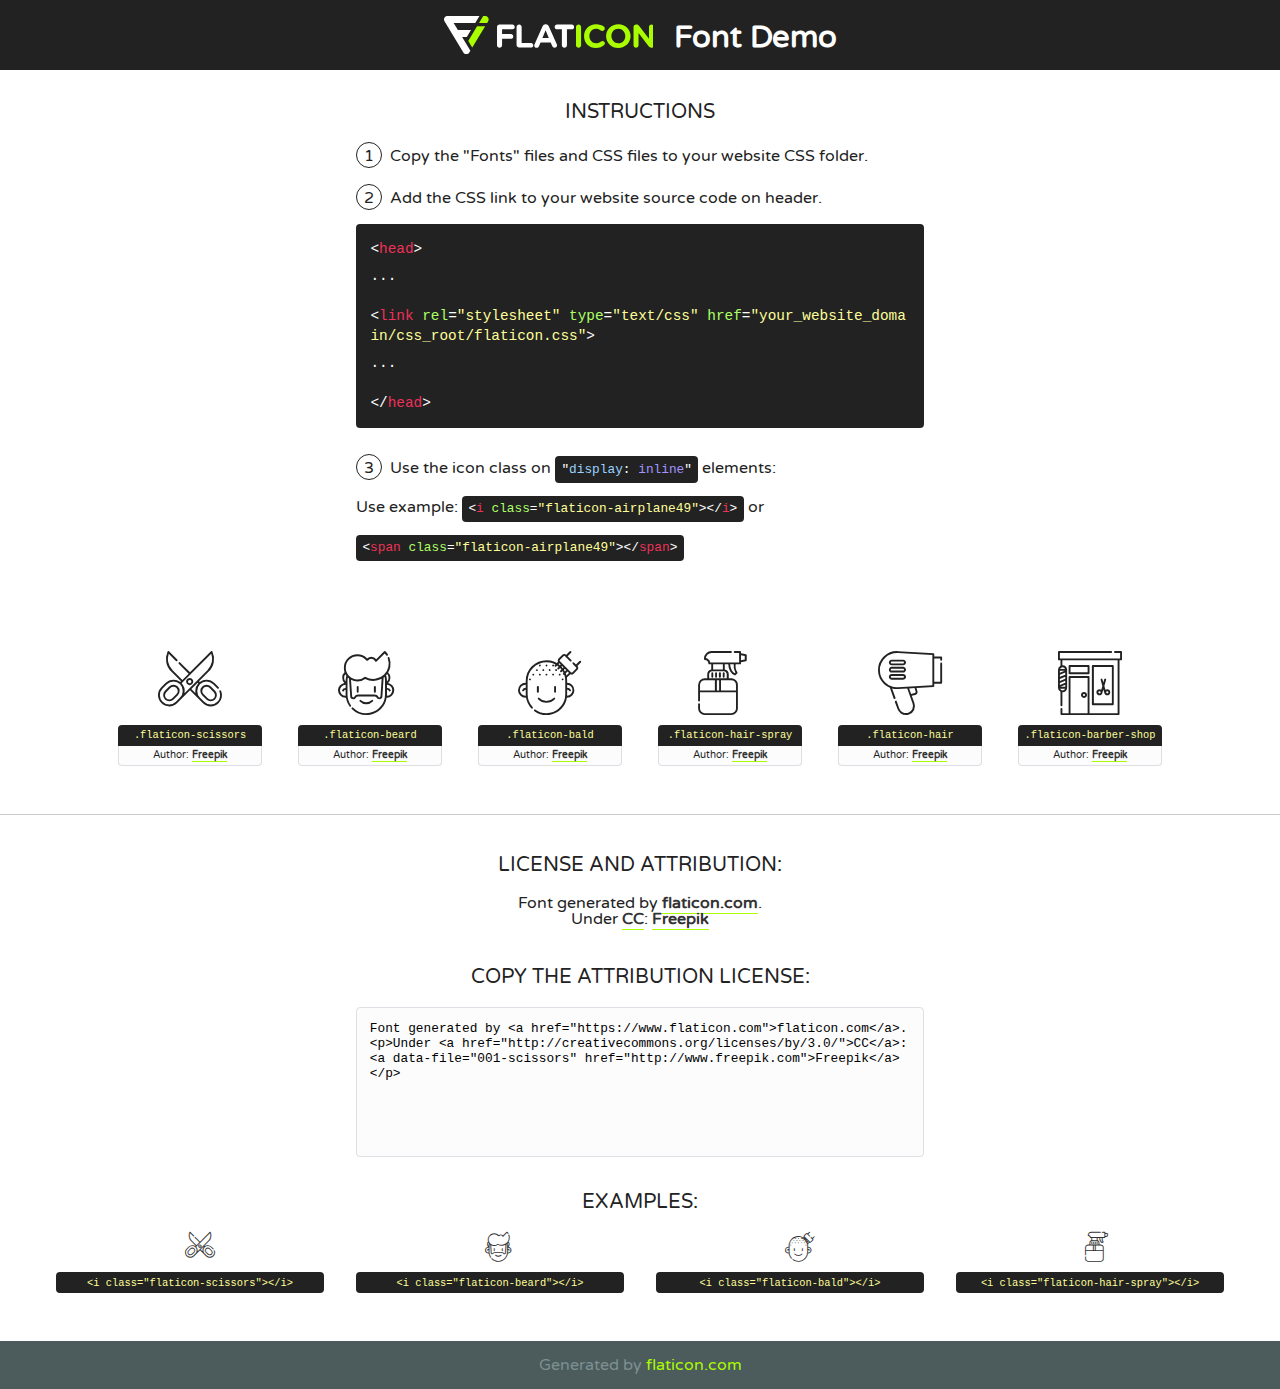
<file: fonts/flaticon/font/flaticon.html>
<!DOCTYPE html>
<!--
  Flaticon icon font: Flaticon
  Creation date: 23/07/2019 22:03
-->
<html>
<!DOCTYPE html>
<html>

<head>
    <title>Flaticon WebFont</title>
    <link href="http://fonts.googleapis.com/css?family=Varela+Round" rel="stylesheet" type="text/css" />
    <link rel="stylesheet" type="text/css" href="flaticon.css">
    <meta charset="UTF-8">
    <style>
    html, body, div, span, applet, object, iframe,
    h1, h2, h3, h4, h5, h6, p, blockquote, pre,
    a, abbr, acronym, address, big, cite, code,
    del, dfn, em, img, ins, kbd, q, s, samp,
    small, strike, strong, sub, sup, tt, var,
    b, u, i, center,
    dl, dt, dd, ol, ul, li,
    fieldset, form, label, legend,
    table, caption, tbody, tfoot, thead, tr, th, td,
    article, aside, canvas, details, embed, 
    figure, figcaption, footer, header, hgroup, 
    menu, nav, output, ruby, section, summary,
    time, mark, audio, video {
        margin: 0;
        padding: 0;
        border: 0;
        font-size: 100%;
        font: inherit;
        vertical-align: baseline;
    }
    /* HTML5 display-role reset for older browsers */
    article, aside, details, figcaption, figure, 
    footer, header, hgroup, menu, nav, section {
        display: block;
    }
    body {
        line-height: 1;
    }
    ol, ul {
        list-style: none;
    }
    blockquote, q {
        quotes: none;
    }
    blockquote:before, blockquote:after,
    q:before, q:after {
        content: '';
        content: none;
    }
    table {
        border-collapse: collapse;
        border-spacing: 0;
    }
    body {
        font-family: 'Varela Round', Helvetica, Arial, sans-serif;
        font-size: 16px;
        color: #222;
    }
    a {
        color: #333;
        border-bottom: 1px solid #a9fd00;
        font-weight: bold;
        text-decoration: none;
    }
    * {
        -moz-box-sizing: border-box;
        -webkit-box-sizing: border-box;
        box-sizing: border-box;
        margin: 0;
        padding: 0;
    }
    [class^="flaticon-"]:before, [class*=" flaticon-"]:before, [class^="flaticon-"]:after, [class*=" flaticon-"]:after {
        font-family: Flaticon;
        font-size: 30px;
        font-style: normal;
        margin-left: 20px;
        color: #333;
    }
    .wrapper {
        max-width: 600px;
        margin: auto;
        padding: 0 1em;
    }
    .title {
        font-size: 1.25em;
        text-align: center;
        margin-bottom: 1em;
        text-transform: uppercase;
    }
    header {
        text-align: center;
        background-color: #222;
        color: #fff;
        padding: 1em;
    }
    header .logo {
        width: 210px;
        height: 38px;
        display: inline-block;
        vertical-align: middle;
        margin-right: 1em;
        border: none;
    }
    header strong {
        font-size: 1.95em;
        font-weight: bold;
        vertical-align: middle;
        margin-top: 5px;
        display: inline-block;
    }
    .demo {
        margin: 2em auto;
        line-height: 1.25em;
    }
    .demo ul li {
        margin-bottom: 1em;
    }
    .demo ul li .num {
        color: #222;
        border-radius: 20px;
        display: inline-block;
        width: 26px;
        padding: 3px;
        height: 26px;
        text-align: center;
        margin-right: 0.5em;
        border: 1px solid #222;
    }
    .demo ul li code {
        background-color: #222;
        border-radius: 4px;
        padding: 0.25em 0.5em;
        display: inline-block;
        color: #fff;
        font-family: Consolas,Monaco,Lucida Console,Liberation Mono,DejaVu Sans Mono,Bitstream Vera Sans Mono,Courier New, monospace;
        font-weight: lighter;
        margin-top: 1em;
        font-size: 0.8em;
        word-break: break-all;
    }
    .demo ul li code.big {
        padding: 1em;
        font-size: 0.9em;
    }
    .demo ul li code .red {
        color: #EF3159;
    }
    .demo ul li code .green {
        color: #ACFF65;
    }
    .demo ul li code .yellow {
        color: #FFFF99;
    }
    .demo ul li code .blue {
        color: #99D3FF;
    }
    .demo ul li code .purple {
        color: #A295FF;
    }
    .demo ul li code .dots {
        margin-top: 0.5em;
        display: block;
    }
    #glyphs {
        border-bottom: 1px solid #ccc;
        padding: 2em 0;
        text-align: center;
    }
    .glyph {
        display: inline-block;
        width: 9em;
        margin: 1em;
        text-align: center;
        vertical-align: top;
        background: #FFF;
    }
    .glyph .glyph-icon {
        padding: 10px;
        display: block;
        font-family:"Flaticon";
        font-size: 64px;
        line-height: 1;
    }
    .glyph .glyph-icon:before {
        font-size: 64px;
        color: #222;
        margin-left: 0;
    }
    .class-name {
        font-size: 0.65em;
        background-color: #222;
        color: #fff;
        border-radius: 4px 4px 0 0;
        padding: 0.5em;
        color: #FFFF99;
        font-family: Consolas,Monaco,Lucida Console,Liberation Mono,DejaVu Sans Mono,Bitstream Vera Sans Mono,Courier New, monospace;
    }
    .author-name {
        font-size: 0.6em;
        background-color: #fcfcfd;
        border: 1px solid #DEDEE4;
        border-top: 0;
        border-radius: 0 0 4px 4px;
        padding: 0.5em;
    }
    .class-name:last-child {
        font-size: 10px;
        color:#888;
    }
    .class-name:last-child a {
        font-size: 10px;
        color:#555;
    }
    .class-name:last-child a:hover {
        color:#a9fd00;
    }
    .glyph > input {
        display: block;
        width: 100px;
        margin: 5px auto;
        text-align: center;
        font-size: 12px;
        cursor: text;
    }
    .glyph > input.icon-input {
        font-family:"Flaticon";
        font-size: 16px;
        margin-bottom: 10px;
    }
    .attribution .title {
        margin-top: 2em;
    }
    .attribution textarea {
        background-color: #fcfcfd;
        padding: 1em;
        border: none;
        box-shadow: none;
        border: 1px solid #DEDEE4;
        border-radius: 4px;
        resize: none;
        width: 100%;
        height: 150px;
        font-size: 0.8em;
        font-family: Consolas,Monaco,Lucida Console,Liberation Mono,DejaVu Sans Mono,Bitstream Vera Sans Mono,Courier New, monospace;
        -webkit-appearance: none;
    }
    .iconsuse {
        margin: 2em auto;
        text-align: center;
        max-width: 1200px;
    }
    .iconsuse:after {
        content: '';
        display: table;
        clear: both;
    }
    .iconsuse .image {
        float: left;
        width: 25%;
        padding: 0 1em;
    }
    .iconsuse .image p {
        margin-bottom: 1em;
    }
    .iconsuse .image span {
        display: block;
        font-size: 0.65em;
        background-color: #222;
        color: #fff;
        border-radius: 4px;
        padding: 0.5em;
        color: #FFFF99;
        margin-top: 1em;
        font-family: Consolas,Monaco,Lucida Console,Liberation Mono,DejaVu Sans Mono,Bitstream Vera Sans Mono,Courier New, monospace;
    }
    #footer {
        text-align: center;
        background-color: #4C5B5C;
        color: #7c9192;
        padding: 1em;
    }
    #footer a {
        border: none;
        color: #a9fd00;
        font-weight: normal;
    }
    @media (max-width: 960px) {
        .iconsuse .image {
            width: 50%;
        }
    }
    @media (max-width: 560px) {
        .iconsuse .image {
            width: 100%;
        }
    }
    </style>
</head>

<body class="characters-off">

    <header>
        <a href="https://www.flaticon.com" target="_blank" class="logo">
            <svg version="1.1" xmlns="http://www.w3.org/2000/svg" xmlns:xlink="http://www.w3.org/1999/xlink" xmlns:a="http://ns.adobe.com/AdobeSVGViewerExtensions/3.0/" viewBox="0 0 560.875 102.036" enable-background="new 0 0 560.875 102.036" xml:space="preserve">
                <defs>
                </defs>
                <g>
                    <g class="letters">
                        <path fill="#ffffff" d="M141.596,29.675c0-3.777,2.985-6.767,6.764-6.767h34.438c3.426,0,6.15,2.728,6.15,6.15
                        c0,3.43-2.724,6.149-6.15,6.149h-27.674v13.091h23.719c3.429,0,6.151,2.724,6.151,6.15c0,3.43-2.723,6.149-6.151,6.149h-23.719
                        v17.574c0,3.773-2.986,6.761-6.764,6.761c-3.779,0-6.764-2.989-6.764-6.761V29.675z"></path>
                        <path fill="#ffffff" d="M193.844,29.149c0-3.781,2.985-6.767,6.764-6.767c3.776,0,6.763,2.985,6.763,6.767v42.957h25.039
                        c3.426,0,6.149,2.726,6.149,6.153c0,3.425-2.723,6.15-6.149,6.15h-31.802c-3.779,0-6.764-2.986-6.764-6.768V29.149z"></path>
                        <path fill="#ffffff" d="M241.891,75.71l21.438-48.407c1.492-3.341,4.215-5.357,7.906-5.357h0.792
                        c3.686,0,6.323,2.017,7.815,5.357l21.439,48.407c0.436,0.967,0.701,1.845,0.701,2.723c0,3.602-2.809,6.501-6.414,6.501
                        c-3.161,0-5.269-1.845-6.499-4.655l-4.132-9.661h-27.059l-4.301,10.102c-1.144,2.631-3.426,4.214-6.237,4.214
                        c-3.517,0-6.24-2.81-6.24-6.325C241.1,77.64,241.451,76.677,241.891,75.71z M279.932,58.666l-8.521-20.297l-8.526,20.297H279.932
                        z"></path>
                        <path fill="#ffffff" d="M314.864,35.387H301.86c-3.429,0-6.239-2.813-6.239-6.238c0-3.429,2.811-6.24,6.239-6.24h39.533
                        c3.426,0,6.237,2.811,6.237,6.24c0,3.425-2.811,6.238-6.237,6.238h-13.001v42.785c0,3.773-2.99,6.761-6.764,6.761
                        c-3.779,0-6.764-2.989-6.764-6.761V35.387z"></path>
                        <path fill="#A9FD00" d="M352.615,29.149c0-3.781,2.985-6.767,6.767-6.767c3.774,0,6.761,2.985,6.761,6.767v49.024
                        c0,3.773-2.987,6.761-6.761,6.761c-3.781,0-6.767-2.989-6.767-6.761V29.149z"></path>
                        <path fill="#A9FD00" d="M374.132,53.836v-0.179c0-17.481,13.178-31.801,32.065-31.801c9.22,0,15.459,2.458,20.557,6.238
                        c1.402,1.054,2.637,2.985,2.637,5.357c0,3.692-2.985,6.59-6.681,6.59c-1.845,0-3.071-0.702-4.044-1.319
                        c-3.776-2.813-7.729-4.393-12.562-4.393c-10.364,0-17.831,8.611-17.831,19.154v0.173c0,10.542,7.291,19.329,17.831,19.329
                        c5.715,0,9.492-1.756,13.359-4.834c1.049-0.874,2.458-1.491,4.039-1.491c3.429,0,6.325,2.813,6.325,6.236
                        c0,2.106-1.056,3.78-2.282,4.834c-5.539,4.834-12.036,7.733-21.878,7.733C387.572,85.464,374.132,71.493,374.132,53.836z"></path>
                        <path fill="#A9FD00" d="M433.009,53.836v-0.179c0-17.481,13.79-31.801,32.766-31.801c18.981,0,32.592,14.143,32.592,31.628v0.173
                        c0,17.483-13.785,31.807-32.769,31.807C446.625,85.464,433.009,71.32,433.009,53.836z M484.224,53.836v-0.179
                        c0-10.539-7.725-19.326-18.626-19.326c-10.893,0-18.449,8.611-18.449,19.154v0.173c0,10.542,7.73,19.329,18.626,19.329
                        C476.676,72.986,484.224,64.378,484.224,53.836z"></path>
                        <path fill="#A9FD00" d="M506.233,29.321c0-3.774,2.99-6.763,6.767-6.763h1.401c3.252,0,5.183,1.583,7.029,3.953l26.093,34.265
                        V29.059c0-3.692,2.99-6.677,6.681-6.677c3.683,0,6.671,2.985,6.671,6.677v48.934c0,3.78-2.987,6.765-6.764,6.765h-0.436
                        c-3.257,0-5.188-1.581-7.034-3.953l-27.056-35.492v32.944c0,3.687-2.985,6.676-6.678,6.676c-3.683,0-6.673-2.989-6.673-6.676
                        V29.321z"></path>
                    </g>
                    <g class="insignia">
                        <path fill="#ffffff" d="M48.372,56.137h12.517l11.156-18.537H37.186L25.688,18.539h57.825L94.668,0H9.271
                        C5.925,0,2.842,1.801,1.198,4.716c-1.644,2.907-1.593,6.482,0.134,9.343l50.38,83.501c1.678,2.781,4.689,4.476,7.938,4.476
                        c3.246,0,6.257-1.695,7.935-4.476l2.898-4.804L48.372,56.137z"></path>
                        <g class="i">
                            <path fill="#A9FD00" d="M93.575,18.539h0.031v0.004l21.652,0.004l2.705-4.488c1.727-2.861,1.778-6.436,0.133-9.343
                            C116.454,1.801,113.371,0,110.026,0h-5.294L93.575,18.539z"></path>
                            <polygon fill="#A9FD00" points="88.291,27.356 64.725,66.486 75.519,84.404 109.942,27.356"></polygon>
                        </g>
                    </g>
                </g>
            </svg>
        </a>
        <strong>Font Demo</strong>
    </header>


    <section class="demo wrapper">

        <p class="title">Instructions</p>

        <ul>
            <li>
                <span class="num">1</span>Copy the "Fonts" files and CSS files to your website CSS folder.
            </li>
            <li>
                <span class="num">2</span>Add the CSS link to your website source code on header.
                <code class="big">
                    &lt;<span class="red">head</span>&gt;
                    <br/><span class="dots">...</span>
                    <br/>&lt;<span class="red">link</span> <span class="green">rel</span>=<span class="yellow">"stylesheet"</span> <span class="green">type</span>=<span class="yellow">"text/css"</span> <span class="green">href</span>=<span class="yellow">"your_website_domain/css_root/flaticon.css"</span>&gt;
                    <br/><span class="dots">...</span>
                    <br/>&lt;/<span class="red">head</span>&gt;
                </code>
            </li>

            <li>
                <p>
                    <span class="num">3</span>Use the icon class on <code>"<span class="blue">display</span>:<span class="purple"> inline</span>"</code> elements:
                    <br />
                    Use example: <code>&lt;<span class="red">i</span> <span class="green">class</span>=<span class="yellow">&quot;flaticon-airplane49&quot;</span>&gt;&lt;/<span class="red">i</span>&gt;</code> or <code>&lt;<span class="red">span</span> <span class="green">class</span>=<span class="yellow">&quot;flaticon-airplane49&quot;</span>&gt;&lt;/<span class="red">span</span>&gt;</code>
            </li>
        </ul>

    </section>




   <section id="glyphs">          
    
      
        <div class="glyph"><div class="glyph-icon flaticon-scissors"></div>
            <div class="class-name">.flaticon-scissors</div>
            <div class="author-name">Author: <a data-file="001-scissors" href="http://www.freepik.com">Freepik</a> </div> 
        </div>        
        
        <div class="glyph"><div class="glyph-icon flaticon-beard"></div>
            <div class="class-name">.flaticon-beard</div>
            <div class="author-name">Author: <a data-file="002-beard" href="http://www.freepik.com">Freepik</a> </div> 
        </div>        
        
        <div class="glyph"><div class="glyph-icon flaticon-bald"></div>
            <div class="class-name">.flaticon-bald</div>
            <div class="author-name">Author: <a data-file="003-bald" href="http://www.freepik.com">Freepik</a> </div> 
        </div>        
        
        <div class="glyph"><div class="glyph-icon flaticon-hair-spray"></div>
            <div class="class-name">.flaticon-hair-spray</div>
            <div class="author-name">Author: <a data-file="004-hair-spray" href="http://www.freepik.com">Freepik</a> </div> 
        </div>        
        
        <div class="glyph"><div class="glyph-icon flaticon-hair"></div>
            <div class="class-name">.flaticon-hair</div>
            <div class="author-name">Author: <a data-file="005-hair" href="http://www.freepik.com">Freepik</a> </div> 
        </div>        
        
        <div class="glyph"><div class="glyph-icon flaticon-barber-shop"></div>
            <div class="class-name">.flaticon-barber-shop</div>
            <div class="author-name">Author: <a data-file="006-barber-shop" href="http://www.freepik.com">Freepik</a> </div> 
        </div>        
        

    </section>



    <section class="attribution wrapper"   style="text-align:center;">

      <div class="title">License and attribution:</div><div class="attrDiv">Font generated by <a href="https://www.flaticon.com">flaticon.com</a>. <div><p>Under <a href="http://creativecommons.org/licenses/by/3.0/">CC</a>: <a data-file="001-scissors" href="http://www.freepik.com">Freepik</a></p>  </div>
      </div>
      <div class="title">Copy the Attribution License:</div>

    <textarea onclick="this.focus();this.select();">Font generated by &lt;a href=&quot;https://www.flaticon.com&quot;&gt;flaticon.com&lt;/a&gt;. <p>Under <a href="http://creativecommons.org/licenses/by/3.0/">CC</a>: <a data-file="001-scissors" href="http://www.freepik.com">Freepik</a></p>  
     </textarea>

    </section>

    <section class="iconsuse">

          <div class="title">Examples:</div>            
             
            <div class="image">
                <p>
                    <i class="glyph-icon flaticon-scissors"></i> 
                    <span>&lt;i class=&quot;flaticon-scissors&quot;&gt;&lt;/i&gt;</span>
                </p>
            </div>
            
            <div class="image">
                <p>
                    <i class="glyph-icon flaticon-beard"></i> 
                    <span>&lt;i class=&quot;flaticon-beard&quot;&gt;&lt;/i&gt;</span>
                </p>
            </div>
            
            <div class="image">
                <p>
                    <i class="glyph-icon flaticon-bald"></i> 
                    <span>&lt;i class=&quot;flaticon-bald&quot;&gt;&lt;/i&gt;</span>
                </p>
            </div>
            
            <div class="image">
                <p>
                    <i class="glyph-icon flaticon-hair-spray"></i> 
                    <span>&lt;i class=&quot;flaticon-hair-spray&quot;&gt;&lt;/i&gt;</span>
                </p>
            </div>
                       
        </div>
                            
    </section>

<div id="footer">
    <div>Generated by <a href="https://www.flaticon.com">flaticon.com</a>
    </div>
</div>



</body>
</html>
</file>
<file: fonts/icomoon/style.css>
@font-face {
  font-family: 'icomoon';
  src:  url('fonts/icomoon.eot?10si43');
  src:  url('fonts/icomoon.eot?10si43#iefix') format('embedded-opentype'),
    url('fonts/icomoon.ttf?10si43') format('truetype'),
    url('fonts/icomoon.woff?10si43') format('woff'),
    url('fonts/icomoon.svg?10si43#icomoon') format('svg');
  font-weight: normal;
  font-style: normal;
}

[class^="icon-"], [class*=" icon-"] {
  /* use !important to prevent issues with browser extensions that change fonts */
  font-family: 'icomoon' !important;
  speak: none;
  font-style: normal;
  font-weight: normal;
  font-variant: normal;
  text-transform: none;
  line-height: 1;

  /* Better Font Rendering =========== */
  -webkit-font-smoothing: antialiased;
  -moz-osx-font-smoothing: grayscale;
}

.icon-asterisk:before {
  content: "\f069";
}
.icon-plus:before {
  content: "\f067";
}
.icon-question:before {
  content: "\f128";
}
.icon-minus:before {
  content: "\f068";
}
.icon-glass:before {
  content: "\f000";
}
.icon-music:before {
  content: "\f001";
}
.icon-search:before {
  content: "\f002";
}
.icon-envelope-o:before {
  content: "\f003";
}
.icon-heart:before {
  content: "\f004";
}
.icon-star:before {
  content: "\f005";
}
.icon-star-o:before {
  content: "\f006";
}
.icon-user:before {
  content: "\f007";
}
.icon-film:before {
  content: "\f008";
}
.icon-th-large:before {
  content: "\f009";
}
.icon-th:before {
  content: "\f00a";
}
.icon-th-list:before {
  content: "\f00b";
}
.icon-check:before {
  content: "\f00c";
}
.icon-close:before {
  content: "\f00d";
}
.icon-remove:before {
  content: "\f00d";
}
.icon-times:before {
  content: "\f00d";
}
.icon-search-plus:before {
  content: "\f00e";
}
.icon-search-minus:before {
  content: "\f010";
}
.icon-power-off:before {
  content: "\f011";
}
.icon-signal:before {
  content: "\f012";
}
.icon-cog:before {
  content: "\f013";
}
.icon-gear:before {
  content: "\f013";
}
.icon-trash-o:before {
  content: "\f014";
}
.icon-home:before {
  content: "\f015";
}
.icon-file-o:before {
  content: "\f016";
}
.icon-clock-o:before {
  content: "\f017";
}
.icon-road:before {
  content: "\f018";
}
.icon-download:before {
  content: "\f019";
}
.icon-arrow-circle-o-down:before {
  content: "\f01a";
}
.icon-arrow-circle-o-up:before {
  content: "\f01b";
}
.icon-inbox:before {
  content: "\f01c";
}
.icon-play-circle-o:before {
  content: "\f01d";
}
.icon-repeat:before {
  content: "\f01e";
}
.icon-rotate-right:before {
  content: "\f01e";
}
.icon-refresh:before {
  content: "\f021";
}
.icon-list-alt:before {
  content: "\f022";
}
.icon-lock:before {
  content: "\f023";
}
.icon-flag:before {
  content: "\f024";
}
.icon-headphones:before {
  content: "\f025";
}
.icon-volume-off:before {
  content: "\f026";
}
.icon-volume-down:before {
  content: "\f027";
}
.icon-volume-up:before {
  content: "\f028";
}
.icon-qrcode:before {
  content: "\f029";
}
.icon-barcode:before {
  content: "\f02a";
}
.icon-tag:before {
  content: "\f02b";
}
.icon-tags:before {
  content: "\f02c";
}
.icon-book:before {
  content: "\f02d";
}
.icon-bookmark:before {
  content: "\f02e";
}
.icon-print:before {
  content: "\f02f";
}
.icon-camera:before {
  content: "\f030";
}
.icon-font:before {
  content: "\f031";
}
.icon-bold:before {
  content: "\f032";
}
.icon-italic:before {
  content: "\f033";
}
.icon-text-height:before {
  content: "\f034";
}
.icon-text-width:before {
  content: "\f035";
}
.icon-align-left:before {
  content: "\f036";
}
.icon-align-center:before {
  content: "\f037";
}
.icon-align-right:before {
  content: "\f038";
}
.icon-align-justify:before {
  content: "\f039";
}
.icon-list:before {
  content: "\f03a";
}
.icon-dedent:before {
  content: "\f03b";
}
.icon-outdent:before {
  content: "\f03b";
}
.icon-indent:before {
  content: "\f03c";
}
.icon-video-camera:before {
  content: "\f03d";
}
.icon-image:before {
  content: "\f03e";
}
.icon-photo:before {
  content: "\f03e";
}
.icon-picture-o:before {
  content: "\f03e";
}
.icon-pencil:before {
  content: "\f040";
}
.icon-map-marker:before {
  content: "\f041";
}
.icon-adjust:before {
  content: "\f042";
}
.icon-tint:before {
  content: "\f043";
}
.icon-edit:before {
  content: "\f044";
}
.icon-pencil-square-o:before {
  content: "\f044";
}
.icon-share-square-o:before {
  content: "\f045";
}
.icon-check-square-o:before {
  content: "\f046";
}
.icon-arrows:before {
  content: "\f047";
}
.icon-step-backward:before {
  content: "\f048";
}
.icon-fast-backward:before {
  content: "\f049";
}
.icon-backward:before {
  content: "\f04a";
}
.icon-play:before {
  content: "\f04b";
}
.icon-pause:before {
  content: "\f04c";
}
.icon-stop:before {
  content: "\f04d";
}
.icon-forward:before {
  content: "\f04e";
}
.icon-fast-forward:before {
  content: "\f050";
}
.icon-step-forward:before {
  content: "\f051";
}
.icon-eject:before {
  content: "\f052";
}
.icon-chevron-left:before {
  content: "\f053";
}
.icon-chevron-right:before {
  content: "\f054";
}
.icon-plus-circle:before {
  content: "\f055";
}
.icon-minus-circle:before {
  content: "\f056";
}
.icon-times-circle:before {
  content: "\f057";
}
.icon-check-circle:before {
  content: "\f058";
}
.icon-question-circle:before {
  content: "\f059";
}
.icon-info-circle:before {
  content: "\f05a";
}
.icon-crosshairs:before {
  content: "\f05b";
}
.icon-times-circle-o:before {
  content: "\f05c";
}
.icon-check-circle-o:before {
  content: "\f05d";
}
.icon-ban:before {
  content: "\f05e";
}
.icon-arrow-left:before {
  content: "\f060";
}
.icon-arrow-right:before {
  content: "\f061";
}
.icon-arrow-up:before {
  content: "\f062";
}
.icon-arrow-down:before {
  content: "\f063";
}
.icon-mail-forward:before {
  content: "\f064";
}
.icon-share:before {
  content: "\f064";
}
.icon-expand:before {
  content: "\f065";
}
.icon-compress:before {
  content: "\f066";
}
.icon-exclamation-circle:before {
  content: "\f06a";
}
.icon-gift:before {
  content: "\f06b";
}
.icon-leaf:before {
  content: "\f06c";
}
.icon-fire:before {
  content: "\f06d";
}
.icon-eye:before {
  content: "\f06e";
}
.icon-eye-slash:before {
  content: "\f070";
}
.icon-exclamation-triangle:before {
  content: "\f071";
}
.icon-warning:before {
  content: "\f071";
}
.icon-plane:before {
  content: "\f072";
}
.icon-calendar:before {
  content: "\f073";
}
.icon-random:before {
  content: "\f074";
}
.icon-comment:before {
  content: "\f075";
}
.icon-magnet:before {
  content: "\f076";
}
.icon-chevron-up:before {
  content: "\f077";
}
.icon-chevron-down:before {
  content: "\f078";
}
.icon-retweet:before {
  content: "\f079";
}
.icon-shopping-cart:before {
  content: "\f07a";
}
.icon-folder:before {
  content: "\f07b";
}
.icon-folder-open:before {
  content: "\f07c";
}
.icon-arrows-v:before {
  content: "\f07d";
}
.icon-arrows-h:before {
  content: "\f07e";
}
.icon-bar-chart:before {
  content: "\f080";
}
.icon-bar-chart-o:before {
  content: "\f080";
}
.icon-twitter-square:before {
  content: "\f081";
}
.icon-facebook-square:before {
  content: "\f082";
}
.icon-camera-retro:before {
  content: "\f083";
}
.icon-key:before {
  content: "\f084";
}
.icon-cogs:before {
  content: "\f085";
}
.icon-gears:before {
  content: "\f085";
}
.icon-comments:before {
  content: "\f086";
}
.icon-thumbs-o-up:before {
  content: "\f087";
}
.icon-thumbs-o-down:before {
  content: "\f088";
}
.icon-star-half:before {
  content: "\f089";
}
.icon-heart-o:before {
  content: "\f08a";
}
.icon-sign-out:before {
  content: "\f08b";
}
.icon-linkedin-square:before {
  content: "\f08c";
}
.icon-thumb-tack:before {
  content: "\f08d";
}
.icon-external-link:before {
  content: "\f08e";
}
.icon-sign-in:before {
  content: "\f090";
}
.icon-trophy:before {
  content: "\f091";
}
.icon-github-square:before {
  content: "\f092";
}
.icon-upload:before {
  content: "\f093";
}
.icon-lemon-o:before {
  content: "\f094";
}
.icon-phone:before {
  content: "\f095";
}
.icon-square-o:before {
  content: "\f096";
}
.icon-bookmark-o:before {
  content: "\f097";
}
.icon-phone-square:before {
  content: "\f098";
}
.icon-twitter:before {
  content: "\f099";
}
.icon-facebook:before {
  content: "\f09a";
}
.icon-facebook-f:before {
  content: "\f09a";
}
.icon-github:before {
  content: "\f09b";
}
.icon-unlock:before {
  content: "\f09c";
}
.icon-credit-card:before {
  content: "\f09d";
}
.icon-feed:before {
  content: "\f09e";
}
.icon-rss:before {
  content: "\f09e";
}
.icon-hdd-o:before {
  content: "\f0a0";
}
.icon-bullhorn:before {
  content: "\f0a1";
}
.icon-bell-o:before {
  content: "\f0a2";
}
.icon-certificate:before {
  content: "\f0a3";
}
.icon-hand-o-right:before {
  content: "\f0a4";
}
.icon-hand-o-left:before {
  content: "\f0a5";
}
.icon-hand-o-up:before {
  content: "\f0a6";
}
.icon-hand-o-down:before {
  content: "\f0a7";
}
.icon-arrow-circle-left:before {
  content: "\f0a8";
}
.icon-arrow-circle-right:before {
  content: "\f0a9";
}
.icon-arrow-circle-up:before {
  content: "\f0aa";
}
.icon-arrow-circle-down:before {
  content: "\f0ab";
}
.icon-globe:before {
  content: "\f0ac";
}
.icon-wrench:before {
  content: "\f0ad";
}
.icon-tasks:before {
  content: "\f0ae";
}
.icon-filter:before {
  content: "\f0b0";
}
.icon-briefcase:before {
  content: "\f0b1";
}
.icon-arrows-alt:before {
  content: "\f0b2";
}
.icon-group:before {
  content: "\f0c0";
}
.icon-users:before {
  content: "\f0c0";
}
.icon-chain:before {
  content: "\f0c1";
}
.icon-link:before {
  content: "\f0c1";
}
.icon-cloud:before {
  content: "\f0c2";
}
.icon-flask:before {
  content: "\f0c3";
}
.icon-cut:before {
  content: "\f0c4";
}
.icon-scissors:before {
  content: "\f0c4";
}
.icon-copy:before {
  content: "\f0c5";
}
.icon-files-o:before {
  content: "\f0c5";
}
.icon-paperclip:before {
  content: "\f0c6";
}
.icon-floppy-o:before {
  content: "\f0c7";
}
.icon-save:before {
  content: "\f0c7";
}
.icon-square:before {
  content: "\f0c8";
}
.icon-bars:before {
  content: "\f0c9";
}
.icon-navicon:before {
  content: "\f0c9";
}
.icon-reorder:before {
  content: "\f0c9";
}
.icon-list-ul:before {
  content: "\f0ca";
}
.icon-list-ol:before {
  content: "\f0cb";
}
.icon-strikethrough:before {
  content: "\f0cc";
}
.icon-underline:before {
  content: "\f0cd";
}
.icon-table:before {
  content: "\f0ce";
}
.icon-magic:before {
  content: "\f0d0";
}
.icon-truck:before {
  content: "\f0d1";
}
.icon-pinterest:before {
  content: "\f0d2";
}
.icon-pinterest-square:before {
  content: "\f0d3";
}
.icon-google-plus-square:before {
  content: "\f0d4";
}
.icon-google-plus:before {
  content: "\f0d5";
}
.icon-money:before {
  content: "\f0d6";
}
.icon-caret-down:before {
  content: "\f0d7";
}
.icon-caret-up:before {
  content: "\f0d8";
}
.icon-caret-left:before {
  content: "\f0d9";
}
.icon-caret-right:before {
  content: "\f0da";
}
.icon-columns:before {
  content: "\f0db";
}
.icon-sort:before {
  content: "\f0dc";
}
.icon-unsorted:before {
  content: "\f0dc";
}
.icon-sort-desc:before {
  content: "\f0dd";
}
.icon-sort-down:before {
  content: "\f0dd";
}
.icon-sort-asc:before {
  content: "\f0de";
}
.icon-sort-up:before {
  content: "\f0de";
}
.icon-envelope:before {
  content: "\f0e0";
}
.icon-linkedin:before {
  content: "\f0e1";
}
.icon-rotate-left:before {
  content: "\f0e2";
}
.icon-undo:before {
  content: "\f0e2";
}
.icon-gavel:before {
  content: "\f0e3";
}
.icon-legal:before {
  content: "\f0e3";
}
.icon-dashboard:before {
  content: "\f0e4";
}
.icon-tachometer:before {
  content: "\f0e4";
}
.icon-comment-o:before {
  content: "\f0e5";
}
.icon-comments-o:before {
  content: "\f0e6";
}
.icon-bolt:before {
  content: "\f0e7";
}
.icon-flash:before {
  content: "\f0e7";
}
.icon-sitemap:before {
  content: "\f0e8";
}
.icon-umbrella:before {
  content: "\f0e9";
}
.icon-clipboard:before {
  content: "\f0ea";
}
.icon-paste:before {
  content: "\f0ea";
}
.icon-lightbulb-o:before {
  content: "\f0eb";
}
.icon-exchange:before {
  content: "\f0ec";
}
.icon-cloud-download:before {
  content: "\f0ed";
}
.icon-cloud-upload:before {
  content: "\f0ee";
}
.icon-user-md:before {
  content: "\f0f0";
}
.icon-stethoscope:before {
  content: "\f0f1";
}
.icon-suitcase:before {
  content: "\f0f2";
}
.icon-bell:before {
  content: "\f0f3";
}
.icon-coffee:before {
  content: "\f0f4";
}
.icon-cutlery:before {
  content: "\f0f5";
}
.icon-file-text-o:before {
  content: "\f0f6";
}
.icon-building-o:before {
  content: "\f0f7";
}
.icon-hospital-o:before {
  content: "\f0f8";
}
.icon-ambulance:before {
  content: "\f0f9";
}
.icon-medkit:before {
  content: "\f0fa";
}
.icon-fighter-jet:before {
  content: "\f0fb";
}
.icon-beer:before {
  content: "\f0fc";
}
.icon-h-square:before {
  content: "\f0fd";
}
.icon-plus-square:before {
  content: "\f0fe";
}
.icon-angle-double-left:before {
  content: "\f100";
}
.icon-angle-double-right:before {
  content: "\f101";
}
.icon-angle-double-up:before {
  content: "\f102";
}
.icon-angle-double-down:before {
  content: "\f103";
}
.icon-angle-left:before {
  content: "\f104";
}
.icon-angle-right:before {
  content: "\f105";
}
.icon-angle-up:before {
  content: "\f106";
}
.icon-angle-down:before {
  content: "\f107";
}
.icon-desktop:before {
  content: "\f108";
}
.icon-laptop:before {
  content: "\f109";
}
.icon-tablet:before {
  content: "\f10a";
}
.icon-mobile:before {
  content: "\f10b";
}
.icon-mobile-phone:before {
  content: "\f10b";
}
.icon-circle-o:before {
  content: "\f10c";
}
.icon-quote-left:before {
  content: "\f10d";
}
.icon-quote-right:before {
  content: "\f10e";
}
.icon-spinner:before {
  content: "\f110";
}
.icon-circle:before {
  content: "\f111";
}
.icon-mail-reply:before {
  content: "\f112";
}
.icon-reply:before {
  content: "\f112";
}
.icon-github-alt:before {
  content: "\f113";
}
.icon-folder-o:before {
  content: "\f114";
}
.icon-folder-open-o:before {
  content: "\f115";
}
.icon-smile-o:before {
  content: "\f118";
}
.icon-frown-o:before {
  content: "\f119";
}
.icon-meh-o:before {
  content: "\f11a";
}
.icon-gamepad:before {
  content: "\f11b";
}
.icon-keyboard-o:before {
  content: "\f11c";
}
.icon-flag-o:before {
  content: "\f11d";
}
.icon-flag-checkered:before {
  content: "\f11e";
}
.icon-terminal:before {
  content: "\f120";
}
.icon-code:before {
  content: "\f121";
}
.icon-mail-reply-all:before {
  content: "\f122";
}
.icon-reply-all:before {
  content: "\f122";
}
.icon-star-half-empty:before {
  content: "\f123";
}
.icon-star-half-full:before {
  content: "\f123";
}
.icon-star-half-o:before {
  content: "\f123";
}
.icon-location-arrow:before {
  content: "\f124";
}
.icon-crop:before {
  content: "\f125";
}
.icon-code-fork:before {
  content: "\f126";
}
.icon-chain-broken:before {
  content: "\f127";
}
.icon-unlink:before {
  content: "\f127";
}
.icon-info:before {
  content: "\f129";
}
.icon-exclamation:before {
  content: "\f12a";
}
.icon-superscript:before {
  content: "\f12b";
}
.icon-subscript:before {
  content: "\f12c";
}
.icon-eraser:before {
  content: "\f12d";
}
.icon-puzzle-piece:before {
  content: "\f12e";
}
.icon-microphone:before {
  content: "\f130";
}
.icon-microphone-slash:before {
  content: "\f131";
}
.icon-shield:before {
  content: "\f132";
}
.icon-calendar-o:before {
  content: "\f133";
}
.icon-fire-extinguisher:before {
  content: "\f134";
}
.icon-rocket:before {
  content: "\f135";
}
.icon-maxcdn:before {
  content: "\f136";
}
.icon-chevron-circle-left:before {
  content: "\f137";
}
.icon-chevron-circle-right:before {
  content: "\f138";
}
.icon-chevron-circle-up:before {
  content: "\f139";
}
.icon-chevron-circle-down:before {
  content: "\f13a";
}
.icon-html5:before {
  content: "\f13b";
}
.icon-css3:before {
  content: "\f13c";
}
.icon-anchor:before {
  content: "\f13d";
}
.icon-unlock-alt:before {
  content: "\f13e";
}
.icon-bullseye:before {
  content: "\f140";
}
.icon-ellipsis-h:before {
  content: "\f141";
}
.icon-ellipsis-v:before {
  content: "\f142";
}
.icon-rss-square:before {
  content: "\f143";
}
.icon-play-circle:before {
  content: "\f144";
}
.icon-ticket:before {
  content: "\f145";
}
.icon-minus-square:before {
  content: "\f146";
}
.icon-minus-square-o:before {
  content: "\f147";
}
.icon-level-up:before {
  content: "\f148";
}
.icon-level-down:before {
  content: "\f149";
}
.icon-check-square:before {
  content: "\f14a";
}
.icon-pencil-square:before {
  content: "\f14b";
}
.icon-external-link-square:before {
  content: "\f14c";
}
.icon-share-square:before {
  content: "\f14d";
}
.icon-compass:before {
  content: "\f14e";
}
.icon-caret-square-o-down:before {
  content: "\f150";
}
.icon-toggle-down:before {
  content: "\f150";
}
.icon-caret-square-o-up:before {
  content: "\f151";
}
.icon-toggle-up:before {
  content: "\f151";
}
.icon-caret-square-o-right:before {
  content: "\f152";
}
.icon-toggle-right:before {
  content: "\f152";
}
.icon-eur:before {
  content: "\f153";
}
.icon-euro:before {
  content: "\f153";
}
.icon-gbp:before {
  content: "\f154";
}
.icon-dollar:before {
  content: "\f155";
}
.icon-usd:before {
  content: "\f155";
}
.icon-inr:before {
  content: "\f156";
}
.icon-rupee:before {
  content: "\f156";
}
.icon-cny:before {
  content: "\f157";
}
.icon-jpy:before {
  content: "\f157";
}
.icon-rmb:before {
  content: "\f157";
}
.icon-yen:before {
  content: "\f157";
}
.icon-rouble:before {
  content: "\f158";
}
.icon-rub:before {
  content: "\f158";
}
.icon-ruble:before {
  content: "\f158";
}
.icon-krw:before {
  content: "\f159";
}
.icon-won:before {
  content: "\f159";
}
.icon-bitcoin:before {
  content: "\f15a";
}
.icon-btc:before {
  content: "\f15a";
}
.icon-file:before {
  content: "\f15b";
}
.icon-file-text:before {
  content: "\f15c";
}
.icon-sort-alpha-asc:before {
  content: "\f15d";
}
.icon-sort-alpha-desc:before {
  content: "\f15e";
}
.icon-sort-amount-asc:before {
  content: "\f160";
}
.icon-sort-amount-desc:before {
  content: "\f161";
}
.icon-sort-numeric-asc:before {
  content: "\f162";
}
.icon-sort-numeric-desc:before {
  content: "\f163";
}
.icon-thumbs-up:before {
  content: "\f164";
}
.icon-thumbs-down:before {
  content: "\f165";
}
.icon-youtube-square:before {
  content: "\f166";
}
.icon-youtube:before {
  content: "\f167";
}
.icon-xing:before {
  content: "\f168";
}
.icon-xing-square:before {
  content: "\f169";
}
.icon-youtube-play:before {
  content: "\f16a";
}
.icon-dropbox:before {
  content: "\f16b";
}
.icon-stack-overflow:before {
  content: "\f16c";
}
.icon-instagram:before {
  content: "\f16d";
}
.icon-flickr:before {
  content: "\f16e";
}
.icon-adn:before {
  content: "\f170";
}
.icon-bitbucket:before {
  content: "\f171";
}
.icon-bitbucket-square:before {
  content: "\f172";
}
.icon-tumblr:before {
  content: "\f173";
}
.icon-tumblr-square:before {
  content: "\f174";
}
.icon-long-arrow-down:before {
  content: "\f175";
}
.icon-long-arrow-up:before {
  content: "\f176";
}
.icon-long-arrow-left:before {
  content: "\f177";
}
.icon-long-arrow-right:before {
  content: "\f178";
}
.icon-apple:before {
  content: "\f179";
}
.icon-windows:before {
  content: "\f17a";
}
.icon-android:before {
  content: "\f17b";
}
.icon-linux:before {
  content: "\f17c";
}
.icon-dribbble:before {
  content: "\f17d";
}
.icon-skype:before {
  content: "\f17e";
}
.icon-foursquare:before {
  content: "\f180";
}
.icon-trello:before {
  content: "\f181";
}
.icon-female:before {
  content: "\f182";
}
.icon-male:before {
  content: "\f183";
}
.icon-gittip:before {
  content: "\f184";
}
.icon-gratipay:before {
  content: "\f184";
}
.icon-sun-o:before {
  content: "\f185";
}
.icon-moon-o:before {
  content: "\f186";
}
.icon-archive:before {
  content: "\f187";
}
.icon-bug:before {
  content: "\f188";
}
.icon-vk:before {
  content: "\f189";
}
.icon-weibo:before {
  content: "\f18a";
}
.icon-renren:before {
  content: "\f18b";
}
.icon-pagelines:before {
  content: "\f18c";
}
.icon-stack-exchange:before {
  content: "\f18d";
}
.icon-arrow-circle-o-right:before {
  content: "\f18e";
}
.icon-arrow-circle-o-left:before {
  content: "\f190";
}
.icon-caret-square-o-left:before {
  content: "\f191";
}
.icon-toggle-left:before {
  content: "\f191";
}
.icon-dot-circle-o:before {
  content: "\f192";
}
.icon-wheelchair:before {
  content: "\f193";
}
.icon-vimeo-square:before {
  content: "\f194";
}
.icon-try:before {
  content: "\f195";
}
.icon-turkish-lira:before {
  content: "\f195";
}
.icon-plus-square-o:before {
  content: "\f196";
}
.icon-space-shuttle:before {
  content: "\f197";
}
.icon-slack:before {
  content: "\f198";
}
.icon-envelope-square:before {
  content: "\f199";
}
.icon-wordpress:before {
  content: "\f19a";
}
.icon-openid:before {
  content: "\f19b";
}
.icon-bank:before {
  content: "\f19c";
}
.icon-institution:before {
  content: "\f19c";
}
.icon-university:before {
  content: "\f19c";
}
.icon-graduation-cap:before {
  content: "\f19d";
}
.icon-mortar-board:before {
  content: "\f19d";
}
.icon-yahoo:before {
  content: "\f19e";
}
.icon-google:before {
  content: "\f1a0";
}
.icon-reddit:before {
  content: "\f1a1";
}
.icon-reddit-square:before {
  content: "\f1a2";
}
.icon-stumbleupon-circle:before {
  content: "\f1a3";
}
.icon-stumbleupon:before {
  content: "\f1a4";
}
.icon-delicious:before {
  content: "\f1a5";
}
.icon-digg:before {
  content: "\f1a6";
}
.icon-pied-piper-pp:before {
  content: "\f1a7";
}
.icon-pied-piper-alt:before {
  content: "\f1a8";
}
.icon-drupal:before {
  content: "\f1a9";
}
.icon-joomla:before {
  content: "\f1aa";
}
.icon-language:before {
  content: "\f1ab";
}
.icon-fax:before {
  content: "\f1ac";
}
.icon-building:before {
  content: "\f1ad";
}
.icon-child:before {
  content: "\f1ae";
}
.icon-paw:before {
  content: "\f1b0";
}
.icon-spoon:before {
  content: "\f1b1";
}
.icon-cube:before {
  content: "\f1b2";
}
.icon-cubes:before {
  content: "\f1b3";
}
.icon-behance:before {
  content: "\f1b4";
}
.icon-behance-square:before {
  content: "\f1b5";
}
.icon-steam:before {
  content: "\f1b6";
}
.icon-steam-square:before {
  content: "\f1b7";
}
.icon-recycle:before {
  content: "\f1b8";
}
.icon-automobile:before {
  content: "\f1b9";
}
.icon-car:before {
  content: "\f1b9";
}
.icon-cab:before {
  content: "\f1ba";
}
.icon-taxi:before {
  content: "\f1ba";
}
.icon-tree:before {
  content: "\f1bb";
}
.icon-spotify:before {
  content: "\f1bc";
}
.icon-deviantart:before {
  content: "\f1bd";
}
.icon-soundcloud:before {
  content: "\f1be";
}
.icon-database:before {
  content: "\f1c0";
}
.icon-file-pdf-o:before {
  content: "\f1c1";
}
.icon-file-word-o:before {
  content: "\f1c2";
}
.icon-file-excel-o:before {
  content: "\f1c3";
}
.icon-file-powerpoint-o:before {
  content: "\f1c4";
}
.icon-file-image-o:before {
  content: "\f1c5";
}
.icon-file-photo-o:before {
  content: "\f1c5";
}
.icon-file-picture-o:before {
  content: "\f1c5";
}
.icon-file-archive-o:before {
  content: "\f1c6";
}
.icon-file-zip-o:before {
  content: "\f1c6";
}
.icon-file-audio-o:before {
  content: "\f1c7";
}
.icon-file-sound-o:before {
  content: "\f1c7";
}
.icon-file-movie-o:before {
  content: "\f1c8";
}
.icon-file-video-o:before {
  content: "\f1c8";
}
.icon-file-code-o:before {
  content: "\f1c9";
}
.icon-vine:before {
  content: "\f1ca";
}
.icon-codepen:before {
  content: "\f1cb";
}
.icon-jsfiddle:before {
  content: "\f1cc";
}
.icon-life-bouy:before {
  content: "\f1cd";
}
.icon-life-buoy:before {
  content: "\f1cd";
}
.icon-life-ring:before {
  content: "\f1cd";
}
.icon-life-saver:before {
  content: "\f1cd";
}
.icon-support:before {
  content: "\f1cd";
}
.icon-circle-o-notch:before {
  content: "\f1ce";
}
.icon-ra:before {
  content: "\f1d0";
}
.icon-rebel:before {
  content: "\f1d0";
}
.icon-resistance:before {
  content: "\f1d0";
}
.icon-empire:before {
  content: "\f1d1";
}
.icon-ge:before {
  content: "\f1d1";
}
.icon-git-square:before {
  content: "\f1d2";
}
.icon-git:before {
  content: "\f1d3";
}
.icon-hacker-news:before {
  content: "\f1d4";
}
.icon-y-combinator-square:before {
  content: "\f1d4";
}
.icon-yc-square:before {
  content: "\f1d4";
}
.icon-tencent-weibo:before {
  content: "\f1d5";
}
.icon-qq:before {
  content: "\f1d6";
}
.icon-wechat:before {
  content: "\f1d7";
}
.icon-weixin:before {
  content: "\f1d7";
}
.icon-paper-plane:before {
  content: "\f1d8";
}
.icon-send:before {
  content: "\f1d8";
}
.icon-paper-plane-o:before {
  content: "\f1d9";
}
.icon-send-o:before {
  content: "\f1d9";
}
.icon-history:before {
  content: "\f1da";
}
.icon-circle-thin:before {
  content: "\f1db";
}
.icon-header:before {
  content: "\f1dc";
}
.icon-paragraph:before {
  content: "\f1dd";
}
.icon-sliders:before {
  content: "\f1de";
}
.icon-share-alt:before {
  content: "\f1e0";
}
.icon-share-alt-square:before {
  content: "\f1e1";
}
.icon-bomb:before {
  content: "\f1e2";
}
.icon-futbol-o:before {
  content: "\f1e3";
}
.icon-soccer-ball-o:before {
  content: "\f1e3";
}
.icon-tty:before {
  content: "\f1e4";
}
.icon-binoculars:before {
  content: "\f1e5";
}
.icon-plug:before {
  content: "\f1e6";
}
.icon-slideshare:before {
  content: "\f1e7";
}
.icon-twitch:before {
  content: "\f1e8";
}
.icon-yelp:before {
  content: "\f1e9";
}
.icon-newspaper-o:before {
  content: "\f1ea";
}
.icon-wifi:before {
  content: "\f1eb";
}
.icon-calculator:before {
  content: "\f1ec";
}
.icon-paypal:before {
  content: "\f1ed";
}
.icon-google-wallet:before {
  content: "\f1ee";
}
.icon-cc-visa:before {
  content: "\f1f0";
}
.icon-cc-mastercard:before {
  content: "\f1f1";
}
.icon-cc-discover:before {
  content: "\f1f2";
}
.icon-cc-amex:before {
  content: "\f1f3";
}
.icon-cc-paypal:before {
  content: "\f1f4";
}
.icon-cc-stripe:before {
  content: "\f1f5";
}
.icon-bell-slash:before {
  content: "\f1f6";
}
.icon-bell-slash-o:before {
  content: "\f1f7";
}
.icon-trash:before {
  content: "\f1f8";
}
.icon-copyright:before {
  content: "\f1f9";
}
.icon-at:before {
  content: "\f1fa";
}
.icon-eyedropper:before {
  content: "\f1fb";
}
.icon-paint-brush:before {
  content: "\f1fc";
}
.icon-birthday-cake:before {
  content: "\f1fd";
}
.icon-area-chart:before {
  content: "\f1fe";
}
.icon-pie-chart:before {
  content: "\f200";
}
.icon-line-chart:before {
  content: "\f201";
}
.icon-lastfm:before {
  content: "\f202";
}
.icon-lastfm-square:before {
  content: "\f203";
}
.icon-toggle-off:before {
  content: "\f204";
}
.icon-toggle-on:before {
  content: "\f205";
}
.icon-bicycle:before {
  content: "\f206";
}
.icon-bus:before {
  content: "\f207";
}
.icon-ioxhost:before {
  content: "\f208";
}
.icon-angellist:before {
  content: "\f209";
}
.icon-cc:before {
  content: "\f20a";
}
.icon-ils:before {
  content: "\f20b";
}
.icon-shekel:before {
  content: "\f20b";
}
.icon-sheqel:before {
  content: "\f20b";
}
.icon-meanpath:before {
  content: "\f20c";
}
.icon-buysellads:before {
  content: "\f20d";
}
.icon-connectdevelop:before {
  content: "\f20e";
}
.icon-dashcube:before {
  content: "\f210";
}
.icon-forumbee:before {
  content: "\f211";
}
.icon-leanpub:before {
  content: "\f212";
}
.icon-sellsy:before {
  content: "\f213";
}
.icon-shirtsinbulk:before {
  content: "\f214";
}
.icon-simplybuilt:before {
  content: "\f215";
}
.icon-skyatlas:before {
  content: "\f216";
}
.icon-cart-plus:before {
  content: "\f217";
}
.icon-cart-arrow-down:before {
  content: "\f218";
}
.icon-diamond:before {
  content: "\f219";
}
.icon-ship:before {
  content: "\f21a";
}
.icon-user-secret:before {
  content: "\f21b";
}
.icon-motorcycle:before {
  content: "\f21c";
}
.icon-street-view:before {
  content: "\f21d";
}
.icon-heartbeat:before {
  content: "\f21e";
}
.icon-venus:before {
  content: "\f221";
}
.icon-mars:before {
  content: "\f222";
}
.icon-mercury:before {
  content: "\f223";
}
.icon-intersex:before {
  content: "\f224";
}
.icon-transgender:before {
  content: "\f224";
}
.icon-transgender-alt:before {
  content: "\f225";
}
.icon-venus-double:before {
  content: "\f226";
}
.icon-mars-double:before {
  content: "\f227";
}
.icon-venus-mars:before {
  content: "\f228";
}
.icon-mars-stroke:before {
  content: "\f229";
}
.icon-mars-stroke-v:before {
  content: "\f22a";
}
.icon-mars-stroke-h:before {
  content: "\f22b";
}
.icon-neuter:before {
  content: "\f22c";
}
.icon-genderless:before {
  content: "\f22d";
}
.icon-facebook-official:before {
  content: "\f230";
}
.icon-pinterest-p:before {
  content: "\f231";
}
.icon-whatsapp:before {
  content: "\f232";
}
.icon-server:before {
  content: "\f233";
}
.icon-user-plus:before {
  content: "\f234";
}
.icon-user-times:before {
  content: "\f235";
}
.icon-bed:before {
  content: "\f236";
}
.icon-hotel:before {
  content: "\f236";
}
.icon-viacoin:before {
  content: "\f237";
}
.icon-train:before {
  content: "\f238";
}
.icon-subway:before {
  content: "\f239";
}
.icon-medium:before {
  content: "\f23a";
}
.icon-y-combinator:before {
  content: "\f23b";
}
.icon-yc:before {
  content: "\f23b";
}
.icon-optin-monster:before {
  content: "\f23c";
}
.icon-opencart:before {
  content: "\f23d";
}
.icon-expeditedssl:before {
  content: "\f23e";
}
.icon-battery:before {
  content: "\f240";
}
.icon-battery-4:before {
  content: "\f240";
}
.icon-battery-full:before {
  content: "\f240";
}
.icon-battery-3:before {
  content: "\f241";
}
.icon-battery-three-quarters:before {
  content: "\f241";
}
.icon-battery-2:before {
  content: "\f242";
}
.icon-battery-half:before {
  content: "\f242";
}
.icon-battery-1:before {
  content: "\f243";
}
.icon-battery-quarter:before {
  content: "\f243";
}
.icon-battery-0:before {
  content: "\f244";
}
.icon-battery-empty:before {
  content: "\f244";
}
.icon-mouse-pointer:before {
  content: "\f245";
}
.icon-i-cursor:before {
  content: "\f246";
}
.icon-object-group:before {
  content: "\f247";
}
.icon-object-ungroup:before {
  content: "\f248";
}
.icon-sticky-note:before {
  content: "\f249";
}
.icon-sticky-note-o:before {
  content: "\f24a";
}
.icon-cc-jcb:before {
  content: "\f24b";
}
.icon-cc-diners-club:before {
  content: "\f24c";
}
.icon-clone:before {
  content: "\f24d";
}
.icon-balance-scale:before {
  content: "\f24e";
}
.icon-hourglass-o:before {
  content: "\f250";
}
.icon-hourglass-1:before {
  content: "\f251";
}
.icon-hourglass-start:before {
  content: "\f251";
}
.icon-hourglass-2:before {
  content: "\f252";
}
.icon-hourglass-half:before {
  content: "\f252";
}
.icon-hourglass-3:before {
  content: "\f253";
}
.icon-hourglass-end:before {
  content: "\f253";
}
.icon-hourglass:before {
  content: "\f254";
}
.icon-hand-grab-o:before {
  content: "\f255";
}
.icon-hand-rock-o:before {
  content: "\f255";
}
.icon-hand-paper-o:before {
  content: "\f256";
}
.icon-hand-stop-o:before {
  content: "\f256";
}
.icon-hand-scissors-o:before {
  content: "\f257";
}
.icon-hand-lizard-o:before {
  content: "\f258";
}
.icon-hand-spock-o:before {
  content: "\f259";
}
.icon-hand-pointer-o:before {
  content: "\f25a";
}
.icon-hand-peace-o:before {
  content: "\f25b";
}
.icon-trademark:before {
  content: "\f25c";
}
.icon-registered:before {
  content: "\f25d";
}
.icon-creative-commons:before {
  content: "\f25e";
}
.icon-gg:before {
  content: "\f260";
}
.icon-gg-circle:before {
  content: "\f261";
}
.icon-tripadvisor:before {
  content: "\f262";
}
.icon-odnoklassniki:before {
  content: "\f263";
}
.icon-odnoklassniki-square:before {
  content: "\f264";
}
.icon-get-pocket:before {
  content: "\f265";
}
.icon-wikipedia-w:before {
  content: "\f266";
}
.icon-safari:before {
  content: "\f267";
}
.icon-chrome:before {
  content: "\f268";
}
.icon-firefox:before {
  content: "\f269";
}
.icon-opera:before {
  content: "\f26a";
}
.icon-internet-explorer:before {
  content: "\f26b";
}
.icon-television:before {
  content: "\f26c";
}
.icon-tv:before {
  content: "\f26c";
}
.icon-contao:before {
  content: "\f26d";
}
.icon-500px:before {
  content: "\f26e";
}
.icon-amazon:before {
  content: "\f270";
}
.icon-calendar-plus-o:before {
  content: "\f271";
}
.icon-calendar-minus-o:before {
  content: "\f272";
}
.icon-calendar-times-o:before {
  content: "\f273";
}
.icon-calendar-check-o:before {
  content: "\f274";
}
.icon-industry:before {
  content: "\f275";
}
.icon-map-pin:before {
  content: "\f276";
}
.icon-map-signs:before {
  content: "\f277";
}
.icon-map-o:before {
  content: "\f278";
}
.icon-map:before {
  content: "\f279";
}
.icon-commenting:before {
  content: "\f27a";
}
.icon-commenting-o:before {
  content: "\f27b";
}
.icon-houzz:before {
  content: "\f27c";
}
.icon-vimeo:before {
  content: "\f27d";
}
.icon-black-tie:before {
  content: "\f27e";
}
.icon-fonticons:before {
  content: "\f280";
}
.icon-reddit-alien:before {
  content: "\f281";
}
.icon-edge:before {
  content: "\f282";
}
.icon-credit-card-alt:before {
  content: "\f283";
}
.icon-codiepie:before {
  content: "\f284";
}
.icon-modx:before {
  content: "\f285";
}
.icon-fort-awesome:before {
  content: "\f286";
}
.icon-usb:before {
  content: "\f287";
}
.icon-product-hunt:before {
  content: "\f288";
}
.icon-mixcloud:before {
  content: "\f289";
}
.icon-scribd:before {
  content: "\f28a";
}
.icon-pause-circle:before {
  content: "\f28b";
}
.icon-pause-circle-o:before {
  content: "\f28c";
}
.icon-stop-circle:before {
  content: "\f28d";
}
.icon-stop-circle-o:before {
  content: "\f28e";
}
.icon-shopping-bag:before {
  content: "\f290";
}
.icon-shopping-basket:before {
  content: "\f291";
}
.icon-hashtag:before {
  content: "\f292";
}
.icon-bluetooth:before {
  content: "\f293";
}
.icon-bluetooth-b:before {
  content: "\f294";
}
.icon-percent:before {
  content: "\f295";
}
.icon-gitlab:before {
  content: "\f296";
}
.icon-wpbeginner:before {
  content: "\f297";
}
.icon-wpforms:before {
  content: "\f298";
}
.icon-envira:before {
  content: "\f299";
}
.icon-universal-access:before {
  content: "\f29a";
}
.icon-wheelchair-alt:before {
  content: "\f29b";
}
.icon-question-circle-o:before {
  content: "\f29c";
}
.icon-blind:before {
  content: "\f29d";
}
.icon-audio-description:before {
  content: "\f29e";
}
.icon-volume-control-phone:before {
  content: "\f2a0";
}
.icon-braille:before {
  content: "\f2a1";
}
.icon-assistive-listening-systems:before {
  content: "\f2a2";
}
.icon-american-sign-language-interpreting:before {
  content: "\f2a3";
}
.icon-asl-interpreting:before {
  content: "\f2a3";
}
.icon-deaf:before {
  content: "\f2a4";
}
.icon-deafness:before {
  content: "\f2a4";
}
.icon-hard-of-hearing:before {
  content: "\f2a4";
}
.icon-glide:before {
  content: "\f2a5";
}
.icon-glide-g:before {
  content: "\f2a6";
}
.icon-sign-language:before {
  content: "\f2a7";
}
.icon-signing:before {
  content: "\f2a7";
}
.icon-low-vision:before {
  content: "\f2a8";
}
.icon-viadeo:before {
  content: "\f2a9";
}
.icon-viadeo-square:before {
  content: "\f2aa";
}
.icon-snapchat:before {
  content: "\f2ab";
}
.icon-snapchat-ghost:before {
  content: "\f2ac";
}
.icon-snapchat-square:before {
  content: "\f2ad";
}
.icon-pied-piper:before {
  content: "\f2ae";
}
.icon-first-order:before {
  content: "\f2b0";
}
.icon-yoast:before {
  content: "\f2b1";
}
.icon-themeisle:before {
  content: "\f2b2";
}
.icon-google-plus-circle:before {
  content: "\f2b3";
}
.icon-google-plus-official:before {
  content: "\f2b3";
}
.icon-fa:before {
  content: "\f2b4";
}
.icon-font-awesome:before {
  content: "\f2b4";
}
.icon-handshake-o:before {
  content: "\f2b5";
}
.icon-envelope-open:before {
  content: "\f2b6";
}
.icon-envelope-open-o:before {
  content: "\f2b7";
}
.icon-linode:before {
  content: "\f2b8";
}
.icon-address-book:before {
  content: "\f2b9";
}
.icon-address-book-o:before {
  content: "\f2ba";
}
.icon-address-card:before {
  content: "\f2bb";
}
.icon-vcard:before {
  content: "\f2bb";
}
.icon-address-card-o:before {
  content: "\f2bc";
}
.icon-vcard-o:before {
  content: "\f2bc";
}
.icon-user-circle:before {
  content: "\f2bd";
}
.icon-user-circle-o:before {
  content: "\f2be";
}
.icon-user-o:before {
  content: "\f2c0";
}
.icon-id-badge:before {
  content: "\f2c1";
}
.icon-drivers-license:before {
  content: "\f2c2";
}
.icon-id-card:before {
  content: "\f2c2";
}
.icon-drivers-license-o:before {
  content: "\f2c3";
}
.icon-id-card-o:before {
  content: "\f2c3";
}
.icon-quora:before {
  content: "\f2c4";
}
.icon-free-code-camp:before {
  content: "\f2c5";
}
.icon-telegram:before {
  content: "\f2c6";
}
.icon-thermometer:before {
  content: "\f2c7";
}
.icon-thermometer-4:before {
  content: "\f2c7";
}
.icon-thermometer-full:before {
  content: "\f2c7";
}
.icon-thermometer-3:before {
  content: "\f2c8";
}
.icon-thermometer-three-quarters:before {
  content: "\f2c8";
}
.icon-thermometer-2:before {
  content: "\f2c9";
}
.icon-thermometer-half:before {
  content: "\f2c9";
}
.icon-thermometer-1:before {
  content: "\f2ca";
}
.icon-thermometer-quarter:before {
  content: "\f2ca";
}
.icon-thermometer-0:before {
  content: "\f2cb";
}
.icon-thermometer-empty:before {
  content: "\f2cb";
}
.icon-shower:before {
  content: "\f2cc";
}
.icon-bath:before {
  content: "\f2cd";
}
.icon-bathtub:before {
  content: "\f2cd";
}
.icon-s15:before {
  content: "\f2cd";
}
.icon-podcast:before {
  content: "\f2ce";
}
.icon-window-maximize:before {
  content: "\f2d0";
}
.icon-window-minimize:before {
  content: "\f2d1";
}
.icon-window-restore:before {
  content: "\f2d2";
}
.icon-times-rectangle:before {
  content: "\f2d3";
}
.icon-window-close:before {
  content: "\f2d3";
}
.icon-times-rectangle-o:before {
  content: "\f2d4";
}
.icon-window-close-o:before {
  content: "\f2d4";
}
.icon-bandcamp:before {
  content: "\f2d5";
}
.icon-grav:before {
  content: "\f2d6";
}
.icon-etsy:before {
  content: "\f2d7";
}
.icon-imdb:before {
  content: "\f2d8";
}
.icon-ravelry:before {
  content: "\f2d9";
}
.icon-eercast:before {
  content: "\f2da";
}
.icon-microchip:before {
  content: "\f2db";
}
.icon-snowflake-o:before {
  content: "\f2dc";
}
.icon-superpowers:before {
  content: "\f2dd";
}
.icon-wpexplorer:before {
  content: "\f2de";
}
.icon-meetup:before {
  content: "\f2e0";
}
.icon-3d_rotation:before {
  content: "\e84d";
}
.icon-ac_unit:before {
  content: "\eb3b";
}
.icon-alarm:before {
  content: "\e855";
}
.icon-access_alarms:before {
  content: "\e191";
}
.icon-schedule:before {
  content: "\e8b5";
}
.icon-accessibility:before {
  content: "\e84e";
}
.icon-accessible:before {
  content: "\e914";
}
.icon-account_balance:before {
  content: "\e84f";
}
.icon-account_balance_wallet:before {
  content: "\e850";
}
.icon-account_box:before {
  content: "\e851";
}
.icon-account_circle:before {
  content: "\e853";
}
.icon-adb:before {
  content: "\e60e";
}
.icon-add:before {
  content: "\e145";
}
.icon-add_a_photo:before {
  content: "\e439";
}
.icon-alarm_add:before {
  content: "\e856";
}
.icon-add_alert:before {
  content: "\e003";
}
.icon-add_box:before {
  content: "\e146";
}
.icon-add_circle:before {
  content: "\e147";
}
.icon-control_point:before {
  content: "\e3ba";
}
.icon-add_location:before {
  content: "\e567";
}
.icon-add_shopping_cart:before {
  content: "\e854";
}
.icon-queue:before {
  content: "\e03c";
}
.icon-add_to_queue:before {
  content: "\e05c";
}
.icon-adjust2:before {
  content: "\e39e";
}
.icon-airline_seat_flat:before {
  content: "\e630";
}
.icon-airline_seat_flat_angled:before {
  content: "\e631";
}
.icon-airline_seat_individual_suite:before {
  content: "\e632";
}
.icon-airline_seat_legroom_extra:before {
  content: "\e633";
}
.icon-airline_seat_legroom_normal:before {
  content: "\e634";
}
.icon-airline_seat_legroom_reduced:before {
  content: "\e635";
}
.icon-airline_seat_recline_extra:before {
  content: "\e636";
}
.icon-airline_seat_recline_normal:before {
  content: "\e637";
}
.icon-flight:before {
  content: "\e539";
}
.icon-airplanemode_inactive:before {
  content: "\e194";
}
.icon-airplay:before {
  content: "\e055";
}
.icon-airport_shuttle:before {
  content: "\eb3c";
}
.icon-alarm_off:before {
  content: "\e857";
}
.icon-alarm_on:before {
  content: "\e858";
}
.icon-album:before {
  content: "\e019";
}
.icon-all_inclusive:before {
  content: "\eb3d";
}
.icon-all_out:before {
  content: "\e90b";
}
.icon-android2:before {
  content: "\e859";
}
.icon-announcement:before {
  content: "\e85a";
}
.icon-apps:before {
  content: "\e5c3";
}
.icon-archive2:before {
  content: "\e149";
}
.icon-arrow_back:before {
  content: "\e5c4";
}
.icon-arrow_downward:before {
  content: "\e5db";
}
.icon-arrow_drop_down:before {
  content: "\e5c5";
}
.icon-arrow_drop_down_circle:before {
  content: "\e5c6";
}
.icon-arrow_drop_up:before {
  content: "\e5c7";
}
.icon-arrow_forward:before {
  content: "\e5c8";
}
.icon-arrow_upward:before {
  content: "\e5d8";
}
.icon-art_track:before {
  content: "\e060";
}
.icon-aspect_ratio:before {
  content: "\e85b";
}
.icon-poll:before {
  content: "\e801";
}
.icon-assignment:before {
  content: "\e85d";
}
.icon-assignment_ind:before {
  content: "\e85e";
}
.icon-assignment_late:before {
  content: "\e85f";
}
.icon-assignment_return:before {
  content: "\e860";
}
.icon-assignment_returned:before {
  content: "\e861";
}
.icon-assignment_turned_in:before {
  content: "\e862";
}
.icon-assistant:before {
  content: "\e39f";
}
.icon-flag2:before {
  content: "\e153";
}
.icon-attach_file:before {
  content: "\e226";
}
.icon-attach_money:before {
  content: "\e227";
}
.icon-attachment:before {
  content: "\e2bc";
}
.icon-audiotrack:before {
  content: "\e3a1";
}
.icon-autorenew:before {
  content: "\e863";
}
.icon-av_timer:before {
  content: "\e01b";
}
.icon-backspace:before {
  content: "\e14a";
}
.icon-cloud_upload:before {
  content: "\e2c3";
}
.icon-battery_alert:before {
  content: "\e19c";
}
.icon-battery_charging_full:before {
  content: "\e1a3";
}
.icon-battery_std:before {
  content: "\e1a5";
}
.icon-battery_unknown:before {
  content: "\e1a6";
}
.icon-beach_access:before {
  content: "\eb3e";
}
.icon-beenhere:before {
  content: "\e52d";
}
.icon-block:before {
  content: "\e14b";
}
.icon-bluetooth2:before {
  content: "\e1a7";
}
.icon-bluetooth_searching:before {
  content: "\e1aa";
}
.icon-bluetooth_connected:before {
  content: "\e1a8";
}
.icon-bluetooth_disabled:before {
  content: "\e1a9";
}
.icon-blur_circular:before {
  content: "\e3a2";
}
.icon-blur_linear:before {
  content: "\e3a3";
}
.icon-blur_off:before {
  content: "\e3a4";
}
.icon-blur_on:before {
  content: "\e3a5";
}
.icon-class:before {
  content: "\e86e";
}
.icon-turned_in:before {
  content: "\e8e6";
}
.icon-turned_in_not:before {
  content: "\e8e7";
}
.icon-border_all:before {
  content: "\e228";
}
.icon-border_bottom:before {
  content: "\e229";
}
.icon-border_clear:before {
  content: "\e22a";
}
.icon-border_color:before {
  content: "\e22b";
}
.icon-border_horizontal:before {
  content: "\e22c";
}
.icon-border_inner:before {
  content: "\e22d";
}
.icon-border_left:before {
  content: "\e22e";
}
.icon-border_outer:before {
  content: "\e22f";
}
.icon-border_right:before {
  content: "\e230";
}
.icon-border_style:before {
  content: "\e231";
}
.icon-border_top:before {
  content: "\e232";
}
.icon-border_vertical:before {
  content: "\e233";
}
.icon-branding_watermark:before {
  content: "\e06b";
}
.icon-brightness_1:before {
  content: "\e3a6";
}
.icon-brightness_2:before {
  content: "\e3a7";
}
.icon-brightness_3:before {
  content: "\e3a8";
}
.icon-brightness_4:before {
  content: "\e3a9";
}
.icon-brightness_low:before {
  content: "\e1ad";
}
.icon-brightness_medium:before {
  content: "\e1ae";
}
.icon-brightness_high:before {
  content: "\e1ac";
}
.icon-brightness_auto:before {
  content: "\e1ab";
}
.icon-broken_image:before {
  content: "\e3ad";
}
.icon-brush:before {
  content: "\e3ae";
}
.icon-bubble_chart:before {
  content: "\e6dd";
}
.icon-bug_report:before {
  content: "\e868";
}
.icon-build:before {
  content: "\e869";
}
.icon-burst_mode:before {
  content: "\e43c";
}
.icon-domain:before {
  content: "\e7ee";
}
.icon-business_center:before {
  content: "\eb3f";
}
.icon-cached:before {
  content: "\e86a";
}
.icon-cake:before {
  content: "\e7e9";
}
.icon-phone2:before {
  content: "\e0cd";
}
.icon-call_end:before {
  content: "\e0b1";
}
.icon-call_made:before {
  content: "\e0b2";
}
.icon-merge_type:before {
  content: "\e252";
}
.icon-call_missed:before {
  content: "\e0b4";
}
.icon-call_missed_outgoing:before {
  content: "\e0e4";
}
.icon-call_received:before {
  content: "\e0b5";
}
.icon-call_split:before {
  content: "\e0b6";
}
.icon-call_to_action:before {
  content: "\e06c";
}
.icon-camera2:before {
  content: "\e3af";
}
.icon-photo_camera:before {
  content: "\e412";
}
.icon-camera_enhance:before {
  content: "\e8fc";
}
.icon-camera_front:before {
  content: "\e3b1";
}
.icon-camera_rear:before {
  content: "\e3b2";
}
.icon-camera_roll:before {
  content: "\e3b3";
}
.icon-cancel:before {
  content: "\e5c9";
}
.icon-redeem:before {
  content: "\e8b1";
}
.icon-card_membership:before {
  content: "\e8f7";
}
.icon-card_travel:before {
  content: "\e8f8";
}
.icon-casino:before {
  content: "\eb40";
}
.icon-cast:before {
  content: "\e307";
}
.icon-cast_connected:before {
  content: "\e308";
}
.icon-center_focus_strong:before {
  content: "\e3b4";
}
.icon-center_focus_weak:before {
  content: "\e3b5";
}
.icon-change_history:before {
  content: "\e86b";
}
.icon-chat:before {
  content: "\e0b7";
}
.icon-chat_bubble:before {
  content: "\e0ca";
}
.icon-chat_bubble_outline:before {
  content: "\e0cb";
}
.icon-check2:before {
  content: "\e5ca";
}
.icon-check_box:before {
  content: "\e834";
}
.icon-check_box_outline_blank:before {
  content: "\e835";
}
.icon-check_circle:before {
  content: "\e86c";
}
.icon-navigate_before:before {
  content: "\e408";
}
.icon-navigate_next:before {
  content: "\e409";
}
.icon-child_care:before {
  content: "\eb41";
}
.icon-child_friendly:before {
  content: "\eb42";
}
.icon-chrome_reader_mode:before {
  content: "\e86d";
}
.icon-close2:before {
  content: "\e5cd";
}
.icon-clear_all:before {
  content: "\e0b8";
}
.icon-closed_caption:before {
  content: "\e01c";
}
.icon-wb_cloudy:before {
  content: "\e42d";
}
.icon-cloud_circle:before {
  content: "\e2be";
}
.icon-cloud_done:before {
  content: "\e2bf";
}
.icon-cloud_download:before {
  content: "\e2c0";
}
.icon-cloud_off:before {
  content: "\e2c1";
}
.icon-cloud_queue:before {
  content: "\e2c2";
}
.icon-code2:before {
  content: "\e86f";
}
.icon-photo_library:before {
  content: "\e413";
}
.icon-collections_bookmark:before {
  content: "\e431";
}
.icon-palette:before {
  content: "\e40a";
}
.icon-colorize:before {
  content: "\e3b8";
}
.icon-comment2:before {
  content: "\e0b9";
}
.icon-compare:before {
  content: "\e3b9";
}
.icon-compare_arrows:before {
  content: "\e915";
}
.icon-laptop2:before {
  content: "\e31e";
}
.icon-confirmation_number:before {
  content: "\e638";
}
.icon-contact_mail:before {
  content: "\e0d0";
}
.icon-contact_phone:before {
  content: "\e0cf";
}
.icon-contacts:before {
  content: "\e0ba";
}
.icon-content_copy:before {
  content: "\e14d";
}
.icon-content_cut:before {
  content: "\e14e";
}
.icon-content_paste:before {
  content: "\e14f";
}
.icon-control_point_duplicate:before {
  content: "\e3bb";
}
.icon-copyright2:before {
  content: "\e90c";
}
.icon-mode_edit:before {
  content: "\e254";
}
.icon-create_new_folder:before {
  content: "\e2cc";
}
.icon-payment:before {
  content: "\e8a1";
}
.icon-crop2:before {
  content: "\e3be";
}
.icon-crop_16_9:before {
  content: "\e3bc";
}
.icon-crop_3_2:before {
  content: "\e3bd";
}
.icon-crop_landscape:before {
  content: "\e3c3";
}
.icon-crop_7_5:before {
  content: "\e3c0";
}
.icon-crop_din:before {
  content: "\e3c1";
}
.icon-crop_free:before {
  content: "\e3c2";
}
.icon-crop_original:before {
  content: "\e3c4";
}
.icon-crop_portrait:before {
  content: "\e3c5";
}
.icon-crop_rotate:before {
  content: "\e437";
}
.icon-crop_square:before {
  content: "\e3c6";
}
.icon-dashboard2:before {
  content: "\e871";
}
.icon-data_usage:before {
  content: "\e1af";
}
.icon-date_range:before {
  content: "\e916";
}
.icon-dehaze:before {
  content: "\e3c7";
}
.icon-delete:before {
  content: "\e872";
}
.icon-delete_forever:before {
  content: "\e92b";
}
.icon-delete_sweep:before {
  content: "\e16c";
}
.icon-description:before {
  content: "\e873";
}
.icon-desktop_mac:before {
  content: "\e30b";
}
.icon-desktop_windows:before {
  content: "\e30c";
}
.icon-details:before {
  content: "\e3c8";
}
.icon-developer_board:before {
  content: "\e30d";
}
.icon-developer_mode:before {
  content: "\e1b0";
}
.icon-device_hub:before {
  content: "\e335";
}
.icon-phonelink:before {
  content: "\e326";
}
.icon-devices_other:before {
  content: "\e337";
}
.icon-dialer_sip:before {
  content: "\e0bb";
}
.icon-dialpad:before {
  content: "\e0bc";
}
.icon-directions:before {
  content: "\e52e";
}
.icon-directions_bike:before {
  content: "\e52f";
}
.icon-directions_boat:before {
  content: "\e532";
}
.icon-directions_bus:before {
  content: "\e530";
}
.icon-directions_car:before {
  content: "\e531";
}
.icon-directions_railway:before {
  content: "\e534";
}
.icon-directions_run:before {
  content: "\e566";
}
.icon-directions_transit:before {
  content: "\e535";
}
.icon-directions_walk:before {
  content: "\e536";
}
.icon-disc_full:before {
  content: "\e610";
}
.icon-dns:before {
  content: "\e875";
}
.icon-not_interested:before {
  content: "\e033";
}
.icon-do_not_disturb_alt:before {
  content: "\e611";
}
.icon-do_not_disturb_off:before {
  content: "\e643";
}
.icon-remove_circle:before {
  content: "\e15c";
}
.icon-dock:before {
  content: "\e30e";
}
.icon-done:before {
  content: "\e876";
}
.icon-done_all:before {
  content: "\e877";
}
.icon-donut_large:before {
  content: "\e917";
}
.icon-donut_small:before {
  content: "\e918";
}
.icon-drafts:before {
  content: "\e151";
}
.icon-drag_handle:before {
  content: "\e25d";
}
.icon-time_to_leave:before {
  content: "\e62c";
}
.icon-dvr:before {
  content: "\e1b2";
}
.icon-edit_location:before {
  content: "\e568";
}
.icon-eject2:before {
  content: "\e8fb";
}
.icon-markunread:before {
  content: "\e159";
}
.icon-enhanced_encryption:before {
  content: "\e63f";
}
.icon-equalizer:before {
  content: "\e01d";
}
.icon-error:before {
  content: "\e000";
}
.icon-error_outline:before {
  content: "\e001";
}
.icon-euro_symbol:before {
  content: "\e926";
}
.icon-ev_station:before {
  content: "\e56d";
}
.icon-insert_invitation:before {
  content: "\e24f";
}
.icon-event_available:before {
  content: "\e614";
}
.icon-event_busy:before {
  content: "\e615";
}
.icon-event_note:before {
  content: "\e616";
}
.icon-event_seat:before {
  content: "\e903";
}
.icon-exit_to_app:before {
  content: "\e879";
}
.icon-expand_less:before {
  content: "\e5ce";
}
.icon-expand_more:before {
  content: "\e5cf";
}
.icon-explicit:before {
  content: "\e01e";
}
.icon-explore:before {
  content: "\e87a";
}
.icon-exposure:before {
  content: "\e3ca";
}
.icon-exposure_neg_1:before {
  content: "\e3cb";
}
.icon-exposure_neg_2:before {
  content: "\e3cc";
}
.icon-exposure_plus_1:before {
  content: "\e3cd";
}
.icon-exposure_plus_2:before {
  content: "\e3ce";
}
.icon-exposure_zero:before {
  content: "\e3cf";
}
.icon-extension:before {
  content: "\e87b";
}
.icon-face:before {
  content: "\e87c";
}
.icon-fast_forward:before {
  content: "\e01f";
}
.icon-fast_rewind:before {
  content: "\e020";
}
.icon-favorite:before {
  content: "\e87d";
}
.icon-favorite_border:before {
  content: "\e87e";
}
.icon-featured_play_list:before {
  content: "\e06d";
}
.icon-featured_video:before {
  content: "\e06e";
}
.icon-sms_failed:before {
  content: "\e626";
}
.icon-fiber_dvr:before {
  content: "\e05d";
}
.icon-fiber_manual_record:before {
  content: "\e061";
}
.icon-fiber_new:before {
  content: "\e05e";
}
.icon-fiber_pin:before {
  content: "\e06a";
}
.icon-fiber_smart_record:before {
  content: "\e062";
}
.icon-get_app:before {
  content: "\e884";
}
.icon-file_upload:before {
  content: "\e2c6";
}
.icon-filter2:before {
  content: "\e3d3";
}
.icon-filter_1:before {
  content: "\e3d0";
}
.icon-filter_2:before {
  content: "\e3d1";
}
.icon-filter_3:before {
  content: "\e3d2";
}
.icon-filter_4:before {
  content: "\e3d4";
}
.icon-filter_5:before {
  content: "\e3d5";
}
.icon-filter_6:before {
  content: "\e3d6";
}
.icon-filter_7:before {
  content: "\e3d7";
}
.icon-filter_8:before {
  content: "\e3d8";
}
.icon-filter_9:before {
  content: "\e3d9";
}
.icon-filter_9_plus:before {
  content: "\e3da";
}
.icon-filter_b_and_w:before {
  content: "\e3db";
}
.icon-filter_center_focus:before {
  content: "\e3dc";
}
.icon-filter_drama:before {
  content: "\e3dd";
}
.icon-filter_frames:before {
  content: "\e3de";
}
.icon-terrain:before {
  content: "\e564";
}
.icon-filter_list:before {
  content: "\e152";
}
.icon-filter_none:before {
  content: "\e3e0";
}
.icon-filter_tilt_shift:before {
  content: "\e3e2";
}
.icon-filter_vintage:before {
  content: "\e3e3";
}
.icon-find_in_page:before {
  content: "\e880";
}
.icon-find_replace:before {
  content: "\e881";
}
.icon-fingerprint:before {
  content: "\e90d";
}
.icon-first_page:before {
  content: "\e5dc";
}
.icon-fitness_center:before {
  content: "\eb43";
}
.icon-flare:before {
  content: "\e3e4";
}
.icon-flash_auto:before {
  content: "\e3e5";
}
.icon-flash_off:before {
  content: "\e3e6";
}
.icon-flash_on:before {
  content: "\e3e7";
}
.icon-flight_land:before {
  content: "\e904";
}
.icon-flight_takeoff:before {
  content: "\e905";
}
.icon-flip:before {
  content: "\e3e8";
}
.icon-flip_to_back:before {
  content: "\e882";
}
.icon-flip_to_front:before {
  content: "\e883";
}
.icon-folder2:before {
  content: "\e2c7";
}
.icon-folder_open:before {
  content: "\e2c8";
}
.icon-folder_shared:before {
  content: "\e2c9";
}
.icon-folder_special:before {
  content: "\e617";
}
.icon-font_download:before {
  content: "\e167";
}
.icon-format_align_center:before {
  content: "\e234";
}
.icon-format_align_justify:before {
  content: "\e235";
}
.icon-format_align_left:before {
  content: "\e236";
}
.icon-format_align_right:before {
  content: "\e237";
}
.icon-format_bold:before {
  content: "\e238";
}
.icon-format_clear:before {
  content: "\e239";
}
.icon-format_color_fill:before {
  content: "\e23a";
}
.icon-format_color_reset:before {
  content: "\e23b";
}
.icon-format_color_text:before {
  content: "\e23c";
}
.icon-format_indent_decrease:before {
  content: "\e23d";
}
.icon-format_indent_increase:before {
  content: "\e23e";
}
.icon-format_italic:before {
  content: "\e23f";
}
.icon-format_line_spacing:before {
  content: "\e240";
}
.icon-format_list_bulleted:before {
  content: "\e241";
}
.icon-format_list_numbered:before {
  content: "\e242";
}
.icon-format_paint:before {
  content: "\e243";
}
.icon-format_quote:before {
  content: "\e244";
}
.icon-format_shapes:before {
  content: "\e25e";
}
.icon-format_size:before {
  content: "\e245";
}
.icon-format_strikethrough:before {
  content: "\e246";
}
.icon-format_textdirection_l_to_r:before {
  content: "\e247";
}
.icon-format_textdirection_r_to_l:before {
  content: "\e248";
}
.icon-format_underlined:before {
  content: "\e249";
}
.icon-question_answer:before {
  content: "\e8af";
}
.icon-forward2:before {
  content: "\e154";
}
.icon-forward_10:before {
  content: "\e056";
}
.icon-forward_30:before {
  content: "\e057";
}
.icon-forward_5:before {
  content: "\e058";
}
.icon-free_breakfast:before {
  content: "\eb44";
}
.icon-fullscreen:before {
  content: "\e5d0";
}
.icon-fullscreen_exit:before {
  content: "\e5d1";
}
.icon-functions:before {
  content: "\e24a";
}
.icon-g_translate:before {
  content: "\e927";
}
.icon-games:before {
  content: "\e021";
}
.icon-gavel2:before {
  content: "\e90e";
}
.icon-gesture:before {
  content: "\e155";
}
.icon-gif:before {
  content: "\e908";
}
.icon-goat:before {
  content: "\e900";
}
.icon-golf_course:before {
  content: "\eb45";
}
.icon-my_location:before {
  content: "\e55c";
}
.icon-location_searching:before {
  content: "\e1b7";
}
.icon-location_disabled:before {
  content: "\e1b6";
}
.icon-star2:before {
  content: "\e838";
}
.icon-gradient:before {
  content: "\e3e9";
}
.icon-grain:before {
  content: "\e3ea";
}
.icon-graphic_eq:before {
  content: "\e1b8";
}
.icon-grid_off:before {
  content: "\e3eb";
}
.icon-grid_on:before {
  content: "\e3ec";
}
.icon-people:before {
  content: "\e7fb";
}
.icon-group_add:before {
  content: "\e7f0";
}
.icon-group_work:before {
  content: "\e886";
}
.icon-hd:before {
  content: "\e052";
}
.icon-hdr_off:before {
  content: "\e3ed";
}
.icon-hdr_on:before {
  content: "\e3ee";
}
.icon-hdr_strong:before {
  content: "\e3f1";
}
.icon-hdr_weak:before {
  content: "\e3f2";
}
.icon-headset:before {
  content: "\e310";
}
.icon-headset_mic:before {
  content: "\e311";
}
.icon-healing:before {
  content: "\e3f3";
}
.icon-hearing:before {
  content: "\e023";
}
.icon-help:before {
  content: "\e887";
}
.icon-help_outline:before {
  content: "\e8fd";
}
.icon-high_quality:before {
  content: "\e024";
}
.icon-highlight:before {
  content: "\e25f";
}
.icon-highlight_off:before {
  content: "\e888";
}
.icon-restore:before {
  content: "\e8b3";
}
.icon-home2:before {
  content: "\e88a";
}
.icon-hot_tub:before {
  content: "\eb46";
}
.icon-local_hotel:before {
  content: "\e549";
}
.icon-hourglass_empty:before {
  content: "\e88b";
}
.icon-hourglass_full:before {
  content: "\e88c";
}
.icon-http:before {
  content: "\e902";
}
.icon-lock2:before {
  content: "\e897";
}
.icon-photo2:before {
  content: "\e410";
}
.icon-image_aspect_ratio:before {
  content: "\e3f5";
}
.icon-import_contacts:before {
  content: "\e0e0";
}
.icon-import_export:before {
  content: "\e0c3";
}
.icon-important_devices:before {
  content: "\e912";
}
.icon-inbox2:before {
  content: "\e156";
}
.icon-indeterminate_check_box:before {
  content: "\e909";
}
.icon-info2:before {
  content: "\e88e";
}
.icon-info_outline:before {
  content: "\e88f";
}
.icon-input:before {
  content: "\e890";
}
.icon-insert_comment:before {
  content: "\e24c";
}
.icon-insert_drive_file:before {
  content: "\e24d";
}
.icon-tag_faces:before {
  content: "\e420";
}
.icon-link2:before {
  content: "\e157";
}
.icon-invert_colors:before {
  content: "\e891";
}
.icon-invert_colors_off:before {
  content: "\e0c4";
}
.icon-iso:before {
  content: "\e3f6";
}
.icon-keyboard:before {
  content: "\e312";
}
.icon-keyboard_arrow_down:before {
  content: "\e313";
}
.icon-keyboard_arrow_left:before {
  content: "\e314";
}
.icon-keyboard_arrow_right:before {
  content: "\e315";
}
.icon-keyboard_arrow_up:before {
  content: "\e316";
}
.icon-keyboard_backspace:before {
  content: "\e317";
}
.icon-keyboard_capslock:before {
  content: "\e318";
}
.icon-keyboard_hide:before {
  content: "\e31a";
}
.icon-keyboard_return:before {
  content: "\e31b";
}
.icon-keyboard_tab:before {
  content: "\e31c";
}
.icon-keyboard_voice:before {
  content: "\e31d";
}
.icon-kitchen:before {
  content: "\eb47";
}
.icon-label:before {
  content: "\e892";
}
.icon-label_outline:before {
  content: "\e893";
}
.icon-language2:before {
  content: "\e894";
}
.icon-laptop_chromebook:before {
  content: "\e31f";
}
.icon-laptop_mac:before {
  content: "\e320";
}
.icon-laptop_windows:before {
  content: "\e321";
}
.icon-last_page:before {
  content: "\e5dd";
}
.icon-open_in_new:before {
  content: "\e89e";
}
.icon-layers:before {
  content: "\e53b";
}
.icon-layers_clear:before {
  content: "\e53c";
}
.icon-leak_add:before {
  content: "\e3f8";
}
.icon-leak_remove:before {
  content: "\e3f9";
}
.icon-lens:before {
  content: "\e3fa";
}
.icon-library_books:before {
  content: "\e02f";
}
.icon-library_music:before {
  content: "\e030";
}
.icon-lightbulb_outline:before {
  content: "\e90f";
}
.icon-line_style:before {
  content: "\e919";
}
.icon-line_weight:before {
  content: "\e91a";
}
.icon-linear_scale:before {
  content: "\e260";
}
.icon-linked_camera:before {
  content: "\e438";
}
.icon-list2:before {
  content: "\e896";
}
.icon-live_help:before {
  content: "\e0c6";
}
.icon-live_tv:before {
  content: "\e639";
}
.icon-local_play:before {
  content: "\e553";
}
.icon-local_airport:before {
  content: "\e53d";
}
.icon-local_atm:before {
  content: "\e53e";
}
.icon-local_bar:before {
  content: "\e540";
}
.icon-local_cafe:before {
  content: "\e541";
}
.icon-local_car_wash:before {
  content: "\e542";
}
.icon-local_convenience_store:before {
  content: "\e543";
}
.icon-restaurant_menu:before {
  content: "\e561";
}
.icon-local_drink:before {
  content: "\e544";
}
.icon-local_florist:before {
  content: "\e545";
}
.icon-local_gas_station:before {
  content: "\e546";
}
.icon-shopping_cart:before {
  content: "\e8cc";
}
.icon-local_hospital:before {
  content: "\e548";
}
.icon-local_laundry_service:before {
  content: "\e54a";
}
.icon-local_library:before {
  content: "\e54b";
}
.icon-local_mall:before {
  content: "\e54c";
}
.icon-theaters:before {
  content: "\e8da";
}
.icon-local_offer:before {
  content: "\e54e";
}
.icon-local_parking:before {
  content: "\e54f";
}
.icon-local_pharmacy:before {
  content: "\e550";
}
.icon-local_pizza:before {
  content: "\e552";
}
.icon-print2:before {
  content: "\e8ad";
}
.icon-local_shipping:before {
  content: "\e558";
}
.icon-local_taxi:before {
  content: "\e559";
}
.icon-location_city:before {
  content: "\e7f1";
}
.icon-location_off:before {
  content: "\e0c7";
}
.icon-room:before {
  content: "\e8b4";
}
.icon-lock_open:before {
  content: "\e898";
}
.icon-lock_outline:before {
  content: "\e899";
}
.icon-looks:before {
  content: "\e3fc";
}
.icon-looks_3:before {
  content: "\e3fb";
}
.icon-looks_4:before {
  content: "\e3fd";
}
.icon-looks_5:before {
  content: "\e3fe";
}
.icon-looks_6:before {
  content: "\e3ff";
}
.icon-looks_one:before {
  content: "\e400";
}
.icon-looks_two:before {
  content: "\e401";
}
.icon-sync:before {
  content: "\e627";
}
.icon-loupe:before {
  content: "\e402";
}
.icon-low_priority:before {
  content: "\e16d";
}
.icon-loyalty:before {
  content: "\e89a";
}
.icon-mail_outline:before {
  content: "\e0e1";
}
.icon-map2:before {
  content: "\e55b";
}
.icon-markunread_mailbox:before {
  content: "\e89b";
}
.icon-memory:before {
  content: "\e322";
}
.icon-menu:before {
  content: "\e5d2";
}
.icon-message:before {
  content: "\e0c9";
}
.icon-mic:before {
  content: "\e029";
}
.icon-mic_none:before {
  content: "\e02a";
}
.icon-mic_off:before {
  content: "\e02b";
}
.icon-mms:before {
  content: "\e618";
}
.icon-mode_comment:before {
  content: "\e253";
}
.icon-monetization_on:before {
  content: "\e263";
}
.icon-money_off:before {
  content: "\e25c";
}
.icon-monochrome_photos:before {
  content: "\e403";
}
.icon-mood_bad:before {
  content: "\e7f3";
}
.icon-more:before {
  content: "\e619";
}
.icon-more_horiz:before {
  content: "\e5d3";
}
.icon-more_vert:before {
  content: "\e5d4";
}
.icon-motorcycle2:before {
  content: "\e91b";
}
.icon-mouse:before {
  content: "\e323";
}
.icon-move_to_inbox:before {
  content: "\e168";
}
.icon-movie_creation:before {
  content: "\e404";
}
.icon-movie_filter:before {
  content: "\e43a";
}
.icon-multiline_chart:before {
  content: "\e6df";
}
.icon-music_note:before {
  content: "\e405";
}
.icon-music_video:before {
  content: "\e063";
}
.icon-nature:before {
  content: "\e406";
}
.icon-nature_people:before {
  content: "\e407";
}
.icon-navigation:before {
  content: "\e55d";
}
.icon-near_me:before {
  content: "\e569";
}
.icon-network_cell:before {
  content: "\e1b9";
}
.icon-network_check:before {
  content: "\e640";
}
.icon-network_locked:before {
  content: "\e61a";
}
.icon-network_wifi:before {
  content: "\e1ba";
}
.icon-new_releases:before {
  content: "\e031";
}
.icon-next_week:before {
  content: "\e16a";
}
.icon-nfc:before {
  content: "\e1bb";
}
.icon-no_encryption:before {
  content: "\e641";
}
.icon-signal_cellular_no_sim:before {
  content: "\e1ce";
}
.icon-note:before {
  content: "\e06f";
}
.icon-note_add:before {
  content: "\e89c";
}
.icon-notifications:before {
  content: "\e7f4";
}
.icon-notifications_active:before {
  content: "\e7f7";
}
.icon-notifications_none:before {
  content: "\e7f5";
}
.icon-notifications_off:before {
  content: "\e7f6";
}
.icon-notifications_paused:before {
  content: "\e7f8";
}
.icon-offline_pin:before {
  content: "\e90a";
}
.icon-ondemand_video:before {
  content: "\e63a";
}
.icon-opacity:before {
  content: "\e91c";
}
.icon-open_in_browser:before {
  content: "\e89d";
}
.icon-open_with:before {
  content: "\e89f";
}
.icon-pages:before {
  content: "\e7f9";
}
.icon-pageview:before {
  content: "\e8a0";
}
.icon-pan_tool:before {
  content: "\e925";
}
.icon-panorama:before {
  content: "\e40b";
}
.icon-radio_button_unchecked:before {
  content: "\e836";
}
.icon-panorama_horizontal:before {
  content: "\e40d";
}
.icon-panorama_vertical:before {
  content: "\e40e";
}
.icon-panorama_wide_angle:before {
  content: "\e40f";
}
.icon-party_mode:before {
  content: "\e7fa";
}
.icon-pause2:before {
  content: "\e034";
}
.icon-pause_circle_filled:before {
  content: "\e035";
}
.icon-pause_circle_outline:before {
  content: "\e036";
}
.icon-people_outline:before {
  content: "\e7fc";
}
.icon-perm_camera_mic:before {
  content: "\e8a2";
}
.icon-perm_contact_calendar:before {
  content: "\e8a3";
}
.icon-perm_data_setting:before {
  content: "\e8a4";
}
.icon-perm_device_information:before {
  content: "\e8a5";
}
.icon-person_outline:before {
  content: "\e7ff";
}
.icon-perm_media:before {
  content: "\e8a7";
}
.icon-perm_phone_msg:before {
  content: "\e8a8";
}
.icon-perm_scan_wifi:before {
  content: "\e8a9";
}
.icon-person:before {
  content: "\e7fd";
}
.icon-person_add:before {
  content: "\e7fe";
}
.icon-person_pin:before {
  content: "\e55a";
}
.icon-person_pin_circle:before {
  content: "\e56a";
}
.icon-personal_video:before {
  content: "\e63b";
}
.icon-pets:before {
  content: "\e91d";
}
.icon-phone_android:before {
  content: "\e324";
}
.icon-phone_bluetooth_speaker:before {
  content: "\e61b";
}
.icon-phone_forwarded:before {
  content: "\e61c";
}
.icon-phone_in_talk:before {
  content: "\e61d";
}
.icon-phone_iphone:before {
  content: "\e325";
}
.icon-phone_locked:before {
  content: "\e61e";
}
.icon-phone_missed:before {
  content: "\e61f";
}
.icon-phone_paused:before {
  content: "\e620";
}
.icon-phonelink_erase:before {
  content: "\e0db";
}
.icon-phonelink_lock:before {
  content: "\e0dc";
}
.icon-phonelink_off:before {
  content: "\e327";
}
.icon-phonelink_ring:before {
  content: "\e0dd";
}
.icon-phonelink_setup:before {
  content: "\e0de";
}
.icon-photo_album:before {
  content: "\e411";
}
.icon-photo_filter:before {
  content: "\e43b";
}
.icon-photo_size_select_actual:before {
  content: "\e432";
}
.icon-photo_size_select_large:before {
  content: "\e433";
}
.icon-photo_size_select_small:before {
  content: "\e434";
}
.icon-picture_as_pdf:before {
  content: "\e415";
}
.icon-picture_in_picture:before {
  content: "\e8aa";
}
.icon-picture_in_picture_alt:before {
  content: "\e911";
}
.icon-pie_chart:before {
  content: "\e6c4";
}
.icon-pie_chart_outlined:before {
  content: "\e6c5";
}
.icon-pin_drop:before {
  content: "\e55e";
}
.icon-play_arrow:before {
  content: "\e037";
}
.icon-play_circle_filled:before {
  content: "\e038";
}
.icon-play_circle_outline:before {
  content: "\e039";
}
.icon-play_for_work:before {
  content: "\e906";
}
.icon-playlist_add:before {
  content: "\e03b";
}
.icon-playlist_add_check:before {
  content: "\e065";
}
.icon-playlist_play:before {
  content: "\e05f";
}
.icon-plus_one:before {
  content: "\e800";
}
.icon-polymer:before {
  content: "\e8ab";
}
.icon-pool:before {
  content: "\eb48";
}
.icon-portable_wifi_off:before {
  content: "\e0ce";
}
.icon-portrait:before {
  content: "\e416";
}
.icon-power:before {
  content: "\e63c";
}
.icon-power_input:before {
  content: "\e336";
}
.icon-power_settings_new:before {
  content: "\e8ac";
}
.icon-pregnant_woman:before {
  content: "\e91e";
}
.icon-present_to_all:before {
  content: "\e0df";
}
.icon-priority_high:before {
  content: "\e645";
}
.icon-public:before {
  content: "\e80b";
}
.icon-publish:before {
  content: "\e255";
}
.icon-queue_music:before {
  content: "\e03d";
}
.icon-queue_play_next:before {
  content: "\e066";
}
.icon-radio:before {
  content: "\e03e";
}
.icon-radio_button_checked:before {
  content: "\e837";
}
.icon-rate_review:before {
  content: "\e560";
}
.icon-receipt:before {
  content: "\e8b0";
}
.icon-recent_actors:before {
  content: "\e03f";
}
.icon-record_voice_over:before {
  content: "\e91f";
}
.icon-redo:before {
  content: "\e15a";
}
.icon-refresh2:before {
  content: "\e5d5";
}
.icon-remove2:before {
  content: "\e15b";
}
.icon-remove_circle_outline:before {
  content: "\e15d";
}
.icon-remove_from_queue:before {
  content: "\e067";
}
.icon-visibility:before {
  content: "\e8f4";
}
.icon-remove_shopping_cart:before {
  content: "\e928";
}
.icon-reorder2:before {
  content: "\e8fe";
}
.icon-repeat2:before {
  content: "\e040";
}
.icon-repeat_one:before {
  content: "\e041";
}
.icon-replay:before {
  content: "\e042";
}
.icon-replay_10:before {
  content: "\e059";
}
.icon-replay_30:before {
  content: "\e05a";
}
.icon-replay_5:before {
  content: "\e05b";
}
.icon-reply2:before {
  content: "\e15e";
}
.icon-reply_all:before {
  content: "\e15f";
}
.icon-report:before {
  content: "\e160";
}
.icon-warning2:before {
  content: "\e002";
}
.icon-restaurant:before {
  content: "\e56c";
}
.icon-restore_page:before {
  content: "\e929";
}
.icon-ring_volume:before {
  content: "\e0d1";
}
.icon-room_service:before {
  content: "\eb49";
}
.icon-rotate_90_degrees_ccw:before {
  content: "\e418";
}
.icon-rotate_left:before {
  content: "\e419";
}
.icon-rotate_right:before {
  content: "\e41a";
}
.icon-rounded_corner:before {
  content: "\e920";
}
.icon-router:before {
  content: "\e328";
}
.icon-rowing:before {
  content: "\e921";
}
.icon-rss_feed:before {
  content: "\e0e5";
}
.icon-rv_hookup:before {
  content: "\e642";
}
.icon-satellite:before {
  content: "\e562";
}
.icon-save2:before {
  content: "\e161";
}
.icon-scanner:before {
  content: "\e329";
}
.icon-school:before {
  content: "\e80c";
}
.icon-screen_lock_landscape:before {
  content: "\e1be";
}
.icon-screen_lock_portrait:before {
  content: "\e1bf";
}
.icon-screen_lock_rotation:before {
  content: "\e1c0";
}
.icon-screen_rotation:before {
  content: "\e1c1";
}
.icon-screen_share:before {
  content: "\e0e2";
}
.icon-sd_storage:before {
  content: "\e1c2";
}
.icon-search2:before {
  content: "\e8b6";
}
.icon-security:before {
  content: "\e32a";
}
.icon-select_all:before {
  content: "\e162";
}
.icon-send2:before {
  content: "\e163";
}
.icon-sentiment_dissatisfied:before {
  content: "\e811";
}
.icon-sentiment_neutral:before {
  content: "\e812";
}
.icon-sentiment_satisfied:before {
  content: "\e813";
}
.icon-sentiment_very_dissatisfied:before {
  content: "\e814";
}
.icon-sentiment_very_satisfied:before {
  content: "\e815";
}
.icon-settings:before {
  content: "\e8b8";
}
.icon-settings_applications:before {
  content: "\e8b9";
}
.icon-settings_backup_restore:before {
  content: "\e8ba";
}
.icon-settings_bluetooth:before {
  content: "\e8bb";
}
.icon-settings_brightness:before {
  content: "\e8bd";
}
.icon-settings_cell:before {
  content: "\e8bc";
}
.icon-settings_ethernet:before {
  content: "\e8be";
}
.icon-settings_input_antenna:before {
  content: "\e8bf";
}
.icon-settings_input_composite:before {
  content: "\e8c1";
}
.icon-settings_input_hdmi:before {
  content: "\e8c2";
}
.icon-settings_input_svideo:before {
  content: "\e8c3";
}
.icon-settings_overscan:before {
  content: "\e8c4";
}
.icon-settings_phone:before {
  content: "\e8c5";
}
.icon-settings_power:before {
  content: "\e8c6";
}
.icon-settings_remote:before {
  content: "\e8c7";
}
.icon-settings_system_daydream:before {
  content: "\e1c3";
}
.icon-settings_voice:before {
  content: "\e8c8";
}
.icon-share2:before {
  content: "\e80d";
}
.icon-shop:before {
  content: "\e8c9";
}
.icon-shop_two:before {
  content: "\e8ca";
}
.icon-shopping_basket:before {
  content: "\e8cb";
}
.icon-short_text:before {
  content: "\e261";
}
.icon-show_chart:before {
  content: "\e6e1";
}
.icon-shuffle:before {
  content: "\e043";
}
.icon-signal_cellular_4_bar:before {
  content: "\e1c8";
}
.icon-signal_cellular_connected_no_internet_4_bar:before {
  content: "\e1cd";
}
.icon-signal_cellular_null:before {
  content: "\e1cf";
}
.icon-signal_cellular_off:before {
  content: "\e1d0";
}
.icon-signal_wifi_4_bar:before {
  content: "\e1d8";
}
.icon-signal_wifi_4_bar_lock:before {
  content: "\e1d9";
}
.icon-signal_wifi_off:before {
  content: "\e1da";
}
.icon-sim_card:before {
  content: "\e32b";
}
.icon-sim_card_alert:before {
  content: "\e624";
}
.icon-skip_next:before {
  content: "\e044";
}
.icon-skip_previous:before {
  content: "\e045";
}
.icon-slideshow:before {
  content: "\e41b";
}
.icon-slow_motion_video:before {
  content: "\e068";
}
.icon-stay_primary_portrait:before {
  content: "\e0d6";
}
.icon-smoke_free:before {
  content: "\eb4a";
}
.icon-smoking_rooms:before {
  content: "\eb4b";
}
.icon-textsms:before {
  content: "\e0d8";
}
.icon-snooze:before {
  content: "\e046";
}
.icon-sort2:before {
  content: "\e164";
}
.icon-sort_by_alpha:before {
  content: "\e053";
}
.icon-spa:before {
  content: "\eb4c";
}
.icon-space_bar:before {
  content: "\e256";
}
.icon-speaker:before {
  content: "\e32d";
}
.icon-speaker_group:before {
  content: "\e32e";
}
.icon-speaker_notes:before {
  content: "\e8cd";
}
.icon-speaker_notes_off:before {
  content: "\e92a";
}
.icon-speaker_phone:before {
  content: "\e0d2";
}
.icon-spellcheck:before {
  content: "\e8ce";
}
.icon-star_border:before {
  content: "\e83a";
}
.icon-star_half:before {
  content: "\e839";
}
.icon-stars:before {
  content: "\e8d0";
}
.icon-stay_primary_landscape:before {
  content: "\e0d5";
}
.icon-stop2:before {
  content: "\e047";
}
.icon-stop_screen_share:before {
  content: "\e0e3";
}
.icon-storage:before {
  content: "\e1db";
}
.icon-store_mall_directory:before {
  content: "\e563";
}
.icon-straighten:before {
  content: "\e41c";
}
.icon-streetview:before {
  content: "\e56e";
}
.icon-strikethrough_s:before {
  content: "\e257";
}
.icon-style:before {
  content: "\e41d";
}
.icon-subdirectory_arrow_left:before {
  content: "\e5d9";
}
.icon-subdirectory_arrow_right:before {
  content: "\e5da";
}
.icon-subject:before {
  content: "\e8d2";
}
.icon-subscriptions:before {
  content: "\e064";
}
.icon-subtitles:before {
  content: "\e048";
}
.icon-subway2:before {
  content: "\e56f";
}
.icon-supervisor_account:before {
  content: "\e8d3";
}
.icon-surround_sound:before {
  content: "\e049";
}
.icon-swap_calls:before {
  content: "\e0d7";
}
.icon-swap_horiz:before {
  content: "\e8d4";
}
.icon-swap_vert:before {
  content: "\e8d5";
}
.icon-swap_vertical_circle:before {
  content: "\e8d6";
}
.icon-switch_camera:before {
  content: "\e41e";
}
.icon-switch_video:before {
  content: "\e41f";
}
.icon-sync_disabled:before {
  content: "\e628";
}
.icon-sync_problem:before {
  content: "\e629";
}
.icon-system_update:before {
  content: "\e62a";
}
.icon-system_update_alt:before {
  content: "\e8d7";
}
.icon-tab:before {
  content: "\e8d8";
}
.icon-tab_unselected:before {
  content: "\e8d9";
}
.icon-tablet2:before {
  content: "\e32f";
}
.icon-tablet_android:before {
  content: "\e330";
}
.icon-tablet_mac:before {
  content: "\e331";
}
.icon-tap_and_play:before {
  content: "\e62b";
}
.icon-text_fields:before {
  content: "\e262";
}
.icon-text_format:before {
  content: "\e165";
}
.icon-texture:before {
  content: "\e421";
}
.icon-thumb_down:before {
  content: "\e8db";
}
.icon-thumb_up:before {
  content: "\e8dc";
}
.icon-thumbs_up_down:before {
  content: "\e8dd";
}
.icon-timelapse:before {
  content: "\e422";
}
.icon-timeline:before {
  content: "\e922";
}
.icon-timer:before {
  content: "\e425";
}
.icon-timer_10:before {
  content: "\e423";
}
.icon-timer_3:before {
  content: "\e424";
}
.icon-timer_off:before {
  content: "\e426";
}
.icon-title:before {
  content: "\e264";
}
.icon-toc:before {
  content: "\e8de";
}
.icon-today:before {
  content: "\e8df";
}
.icon-toll:before {
  content: "\e8e0";
}
.icon-tonality:before {
  content: "\e427";
}
.icon-touch_app:before {
  content: "\e913";
}
.icon-toys:before {
  content: "\e332";
}
.icon-track_changes:before {
  content: "\e8e1";
}
.icon-traffic:before {
  content: "\e565";
}
.icon-train2:before {
  content: "\e570";
}
.icon-tram:before {
  content: "\e571";
}
.icon-transfer_within_a_station:before {
  content: "\e572";
}
.icon-transform:before {
  content: "\e428";
}
.icon-translate:before {
  content: "\e8e2";
}
.icon-trending_down:before {
  content: "\e8e3";
}
.icon-trending_flat:before {
  content: "\e8e4";
}
.icon-trending_up:before {
  content: "\e8e5";
}
.icon-tune:before {
  content: "\e429";
}
.icon-tv2:before {
  content: "\e333";
}
.icon-unarchive:before {
  content: "\e169";
}
.icon-undo2:before {
  content: "\e166";
}
.icon-unfold_less:before {
  content: "\e5d6";
}
.icon-unfold_more:before {
  content: "\e5d7";
}
.icon-update:before {
  content: "\e923";
}
.icon-usb2:before {
  content: "\e1e0";
}
.icon-verified_user:before {
  content: "\e8e8";
}
.icon-vertical_align_bottom:before {
  content: "\e258";
}
.icon-vertical_align_center:before {
  content: "\e259";
}
.icon-vertical_align_top:before {
  content: "\e25a";
}
.icon-vibration:before {
  content: "\e62d";
}
.icon-video_call:before {
  content: "\e070";
}
.icon-video_label:before {
  content: "\e071";
}
.icon-video_library:before {
  content: "\e04a";
}
.icon-videocam:before {
  content: "\e04b";
}
.icon-videocam_off:before {
  content: "\e04c";
}
.icon-videogame_asset:before {
  content: "\e338";
}
.icon-view_agenda:before {
  content: "\e8e9";
}
.icon-view_array:before {
  content: "\e8ea";
}
.icon-view_carousel:before {
  content: "\e8eb";
}
.icon-view_column:before {
  content: "\e8ec";
}
.icon-view_comfy:before {
  content: "\e42a";
}
.icon-view_compact:before {
  content: "\e42b";
}
.icon-view_day:before {
  content: "\e8ed";
}
.icon-view_headline:before {
  content: "\e8ee";
}
.icon-view_list:before {
  content: "\e8ef";
}
.icon-view_module:before {
  content: "\e8f0";
}
.icon-view_quilt:before {
  content: "\e8f1";
}
.icon-view_stream:before {
  content: "\e8f2";
}
.icon-view_week:before {
  content: "\e8f3";
}
.icon-vignette:before {
  content: "\e435";
}
.icon-visibility_off:before {
  content: "\e8f5";
}
.icon-voice_chat:before {
  content: "\e62e";
}
.icon-voicemail:before {
  content: "\e0d9";
}
.icon-volume_down:before {
  content: "\e04d";
}
.icon-volume_mute:before {
  content: "\e04e";
}
.icon-volume_off:before {
  content: "\e04f";
}
.icon-volume_up:before {
  content: "\e050";
}
.icon-vpn_key:before {
  content: "\e0da";
}
.icon-vpn_lock:before {
  content: "\e62f";
}
.icon-wallpaper:before {
  content: "\e1bc";
}
.icon-watch:before {
  content: "\e334";
}
.icon-watch_later:before {
  content: "\e924";
}
.icon-wb_auto:before {
  content: "\e42c";
}
.icon-wb_incandescent:before {
  content: "\e42e";
}
.icon-wb_iridescent:before {
  content: "\e436";
}
.icon-wb_sunny:before {
  content: "\e430";
}
.icon-wc:before {
  content: "\e63d";
}
.icon-web:before {
  content: "\e051";
}
.icon-web_asset:before {
  content: "\e069";
}
.icon-weekend:before {
  content: "\e16b";
}
.icon-whatshot:before {
  content: "\e80e";
}
.icon-widgets:before {
  content: "\e1bd";
}
.icon-wifi2:before {
  content: "\e63e";
}
.icon-wifi_lock:before {
  content: "\e1e1";
}
.icon-wifi_tethering:before {
  content: "\e1e2";
}
.icon-work:before {
  content: "\e8f9";
}
.icon-wrap_text:before {
  content: "\e25b";
}
.icon-youtube_searched_for:before {
  content: "\e8fa";
}
.icon-zoom_in:before {
  content: "\e8ff";
}
.icon-zoom_out:before {
  content: "\e901";
}
.icon-zoom_out_map:before {
  content: "\e56b";
}
</file>
<file: fonts/flaticon/font/flaticon.css>
/*
  	Flaticon icon font: Flaticon
  	Creation date: 23/07/2019 22:03
  	*/

@font-face {
  font-family: "Flaticon";
  src: url("./Flaticon.eot");
  src: url("./Flaticon.eot?#iefix") format("embedded-opentype"),
       url("./Flaticon.woff2") format("woff2"),
       url("./Flaticon.woff") format("woff"),
       url("./Flaticon.ttf") format("truetype"),
       url("./Flaticon.svg#Flaticon") format("svg");
  font-weight: normal;
  font-style: normal;
}

@media screen and (-webkit-min-device-pixel-ratio:0) {
  @font-face {
    font-family: "Flaticon";
    src: url("./Flaticon.svg#Flaticon") format("svg");
  }
}

[class^="flaticon-"]:before, [class*=" flaticon-"]:before,
[class^="flaticon-"]:after, [class*=" flaticon-"]:after {   
  font-family: Flaticon;
        font-weight: normal;
  font-variant: normal;
  text-transform: none;
  line-height: 1;

  /* Better Font Rendering =========== */
  -webkit-font-smoothing: antialiased;
  -moz-osx-font-smoothing: grayscale;
}

.flaticon-scissors:before { content: "\f100"; }
.flaticon-beard:before { content: "\f101"; }
.flaticon-bald:before { content: "\f102"; }
.flaticon-hair-spray:before { content: "\f103"; }
.flaticon-hair:before { content: "\f104"; }
.flaticon-barber-shop:before { content: "\f105"; }
</file>
<file: css/style.css>
/* Base */
.text-cursive {
  font-family: "Indie Flower", cursive !important; }

html {
  overflow-x: hidden; }

.font-size-10 {
  font-size: 10px; }

.font-size-11 {
  font-size: 11px; }

.font-size-12 {
  font-size: 12px; }

.font-size-13 {
  font-size: 13px; }

.font-size-14 {
  font-size: 14px; }

.font-size-15 {
  font-size: 15px; }

.font-size-16 {
  font-size: 16px; }

.font-size-17 {
  font-size: 17px; }

.font-size-18 {
  font-size: 18px; }

.font-size-19 {
  font-size: 19px; }

.font-size-20 {
  font-size: 20px; }

.font-size-21 {
  font-size: 21px; }

.font-size-22 {
  font-size: 22px; }

.font-size-23 {
  font-size: 23px; }

.font-size-24 {
  font-size: 24px; }

.font-size-25 {
  font-size: 25px; }

.font-size-26 {
  font-size: 26px; }

.font-size-27 {
  font-size: 27px; }

.font-size-28 {
  font-size: 28px; }

.font-size-29 {
  font-size: 29px; }

.font-size-30 {
  font-size: 30px; }

.font-gray-1 {
  color: #f7f7f7; }

.font-gray-2 {
  color: #e9e9e9; }

.font-gray-3 {
  color: #d9d9d9; }

.font-gray-4 {
  color: #c9c9c9; }

.font-gray-5, .block-heading-1 span {
  color: #b8b8b8; }

.font-gray-6 {
  color: #a8a8a8; }

.font-gray-7 {
  color: #939393; }

.font-gray-8 {
  color: #7b7b7b; }

.font-gray-9 {
  color: #636363 #4d4d4d; }

.font-gray-10 {
  color: #353535; }

.border-gray-1 {
  border-color: #f7f7f7; }

.border-gray-2 {
  border-color: #e9e9e9; }

.border-gray-3 {
  border-color: #d9d9d9; }

.border-gray-4 {
  border-color: #c9c9c9; }

.border-gray-5 {
  border-color: #b8b8b8; }

.border-gray-6 {
  border-color: #a8a8a8; }

.border-gray-7 {
  border-color: #939393; }

.border-gray-8 {
  border-color: #7b7b7b; }

.border-gray-9 {
  border-color: #636363 #4d4d4d; }

.border-gray-10 {
  border-color: #353535; }

.bg-gray-1 {
  border-color: #f7f7f7; }

.bg-gray-2 {
  border-color: #e9e9e9; }

.bg-gray-3 {
  border-color: #d9d9d9; }

.bg-gray-4 {
  border-color: #c9c9c9; }

.bg-gray-5 {
  border-color: #b8b8b8; }

.bg-gray-6 {
  border-color: #a8a8a8; }

.bg-gray-7 {
  border-color: #939393; }

.bg-gray-8 {
  border-color: #7b7b7b; }

.bg-gray-9 {
  border-color: #636363 #4d4d4d; }

.bg-gray-10 {
  border-color: #353535; }

.letter-spacing-1 {
  letter-spacing: 0.1em; }

.letter-spacing-2 {
  letter-spacing: 0.2em; }

.border-w-1 {
  border-width: 1px; }

.border-w-2 {
  border-width: 2px; }

.border-w-3 {
  border-width: 3px; }

.border-w-4 {
  border-width: 4px; }

.border-w-5 {
  border-width: 5px; }

.primary-black--hover {
  background: #fd4d40;
  color: #fff; }
  .primary-black--hover:hover {
    background: #000;
    color: #fff; }

.primary-dark--hover {
  background: #fd4d40;
  color: #fff; }
  .primary-dark--hover:hover {
    background: gray;
    color: #fff; }

.primary-primary-outline--hover {
  background: #fd4d40;
  color: #fff; }
  .primary-primary-outline--hover:hover {
    border-color: #fd4d40;
    background: transparent; }

.primary-outline-primary--hover {
  background: transparent;
  border-color: #fd4d40; }
  .primary-outline-primary--hover:hover {
    color: #fff;
    background: #fd4d40; }

body {
  line-height: 1.7;
  color: #364d59 !important;
  font-weight: 300;
  font-size: 1rem; }

::-moz-selection {
  background: #000;
  color: #fff; }

::selection {
  background: #000;
  color: #fff; }

a {
  -webkit-transition: .3s all ease;
  -o-transition: .3s all ease;
  transition: .3s all ease;
  text-decoration: none; }
  a:hover {
    text-decoration: none; }

h1, h2, h3, h4, h5,
.h1, .h2, .h3, .h4, .h5 {
  font-weight: 300;
  color: #364d59; }

.border-2 {
  border-width: 2px; }

.text-black {
  color: #000 !important; }

.bg-black {
  background: #000 !important; }

.color-black-opacity-5 {
  color: rgba(0, 0, 0, 0.5); }

.color-white-opacity-5 {
  color: rgba(255, 255, 255, 0.5); }

.btn {
  border-radius: 30px;
  font-size: .8rem;
  text-transform: uppercase;
  letter-spacing: .2rem;
  padding: 10px 20px;
  text-decoration: none; }
  .btn:active, .btn:focus {
    outline: none;
    -webkit-box-shadow: none;
    box-shadow: none; }
  .btn.btn-teal {
    background: #16c3b0; }
  .btn.btn-danger {
    background: #fd4d40; }
  .btn.btn-outline-white {
    border-color: #fff;
    background: transparent;
    color: #fff; }
    .btn.btn-outline-white:hover {
      background: #fff;
      border-color: #fff;
      color: #000; }

.btn-custom-1 {
  border-radius: 30px;
  border-top-right-radius: 0;
  border-bottom-left-radius: 0; }

.line-height-1 {
  line-height: 1 !important; }

.bg-black {
  background: #000; }

.form-control {
  height: 55px;
  background: #fff !important;
  font-family: "DM Sans", -apple-system, BlinkMacSystemFont, "Segoe UI", Roboto, "Helvetica Neue", Arial, "Noto Sans", sans-serif, "Apple Color Emoji", "Segoe UI Emoji", "Segoe UI Symbol", "Noto Color Emoji"; }
  .form-control:active, .form-control:focus {
    border-color: #fd4d40; }
  .form-control:hover, .form-control:active, .form-control:focus {
    -webkit-box-shadow: none !important;
    box-shadow: none !important; }

.site-section {
  padding: 2.5em 0; }
  @media (min-width: 768px) {
    .site-section {
      padding: 5em 0; } }
  .site-section.site-section-sm {
    padding: 4em 0; }

.site-footer {
  padding: 4em 0;
  background: #343a40; }
  @media (min-width: 768px) {
    .site-footer {
      padding: 8em 0; } }
  .site-footer .border-top {
    border-top: 1px solid rgba(255, 255, 255, 0.1) !important; }
  .site-footer p {
    color: #fff; }
  .site-footer h2, .site-footer h3, .site-footer h4, .site-footer h5 {
    color: #fff; }
  .site-footer a {
    color: rgba(255, 255, 255, 0.8); }
    .site-footer a:hover {
      color: white; }
  .site-footer ul li {
    margin-bottom: 10px; }
  .site-footer .footer-heading {
    font-size: 18px;
    color: #fd4d40; }

.bg-text-line {
  display: inline;
  background: #000;
  -webkit-box-shadow: 20px 0 0 #000, -20px 0 0 #000;
  box-shadow: 20px 0 0 #000, -20px 0 0 #000; }

.text-white-opacity-05 {
  color: rgba(255, 255, 255, 0.5); }

.text-black-opacity-05 {
  color: rgba(0, 0, 0, 0.5); }

.hover-bg-enlarge {
  overflow: hidden;
  position: relative; }
  @media (max-width: 991.98px) {
    .hover-bg-enlarge {
      height: auto !important; } }
  .hover-bg-enlarge > div {
    -webkit-transform: scale(1);
    -ms-transform: scale(1);
    transform: scale(1);
    -webkit-transition: .8s all ease-in-out;
    -o-transition: .8s all ease-in-out;
    transition: .8s all ease-in-out; }
  .hover-bg-enlarge:hover > div, .hover-bg-enlarge:focus > div, .hover-bg-enlarge:active > div {
    -webkit-transform: scale(1.2);
    -ms-transform: scale(1.2);
    transform: scale(1.2); }
  @media (max-width: 991.98px) {
    .hover-bg-enlarge .bg-image-md-height {
      height: 300px !important; } }

.bg-image {
  background-size: cover;
  background-position: center center;
  background-repeat: no-repeat;
  background-attachment: fixed; }
  .bg-image.overlay {
    position: relative; }
    .bg-image.overlay:after {
      position: absolute;
      content: "";
      top: 0;
      left: 0;
      right: 0;
      bottom: 0;
      z-index: 0;
      width: 100%;
      background: rgba(0, 0, 0, 0.7); }
  .bg-image > .container {
    position: relative;
    z-index: 1; }

@media (max-width: 991.98px) {
  .img-md-fluid {
    max-width: 100%; } }

@media (max-width: 991.98px) {
  .display-1, .display-3 {
    font-size: 3rem; } }

.play-single-big {
  width: 90px;
  height: 90px;
  display: inline-block;
  border: 2px solid #fff;
  color: #fff !important;
  border-radius: 50%;
  position: relative;
  -webkit-transition: .3s all ease-in-out;
  -o-transition: .3s all ease-in-out;
  transition: .3s all ease-in-out; }
  .play-single-big > span {
    font-size: 50px;
    position: absolute;
    top: 50%;
    left: 50%;
    -webkit-transform: translate(-40%, -50%);
    -ms-transform: translate(-40%, -50%);
    transform: translate(-40%, -50%); }
  .play-single-big:hover {
    width: 120px;
    height: 120px; }

.overlap-to-top {
  margin-top: -150px; }

.ul-check {
  margin-bottom: 50px; }
  .ul-check li {
    position: relative;
    padding-left: 35px;
    margin-bottom: 15px;
    line-height: 1.5; }
    .ul-check li:before {
      left: 0;
      font-size: 20px;
      top: -.3rem;
      font-family: "icomoon";
      content: "\e5ca";
      position: absolute; }
  .ul-check.white li:before {
    color: #fff; }
  .ul-check.teal li:before {
    color: #16c3b0; }
  .ul-check.danger li:before {
    color: #fd4d40; }
  .ul-check.success li:before {
    color: #71bc42; }
  .ul-check.primary li:before {
    color: #fd4d40; }

.select-wrap, .wrap-icon {
  position: relative; }
  .select-wrap .icon, .wrap-icon .icon {
    position: absolute;
    right: 10px;
    top: 50%;
    -webkit-transform: translateY(-50%);
    -ms-transform: translateY(-50%);
    transform: translateY(-50%);
    font-size: 22px; }
  .select-wrap select, .wrap-icon select {
    -webkit-appearance: none;
    -moz-appearance: none;
    appearance: none;
    width: 100%; }

.top-bar {
  border-bottom: 1px solid #e9ecef !important; }

/* Navbar */
.site-navbar {
  margin-bottom: 0px;
  z-index: 1999;
  position: absolute;
  top: 0;
  width: 100%;
  padding: 1rem; }
  @media (max-width: 991.98px) {
    .site-navbar {
      padding-top: 3rem;
      padding-bottom: 3rem; } }
  .site-navbar .toggle-button {
    position: absolute;
    right: 0px; }
  .site-navbar .site-logo {
    margin: 0;
    padding: 0;
    font-size: 2.7rem; }
    .site-navbar .site-logo a {
      color: #fff; }
    @media (max-width: 991.98px) {
      .site-navbar .site-logo {
        float: left;
        position: relative; } }
  .site-navbar .site-navigation.border-bottom {
    border-bottom: 1px solid white !important; }
  .site-navbar .site-navigation .site-menu {
    margin: 0;
    padding: 0;
    margin-bottom: 0; }
    .site-navbar .site-navigation .site-menu .active {
      color: #fd4d40 !important; }
    .site-navbar .site-navigation .site-menu a {
      text-decoration: none !important;
      display: inline-block; }
    .site-navbar .site-navigation .site-menu > li {
      display: inline-block; }
      .site-navbar .site-navigation .site-menu > li > a {
        margin-left: 15px;
        margin-right: 15px;
        padding: 20px 0px;
        color: #000 !important;
        display: inline-block;
        text-decoration: none !important; }
        .site-navbar .site-navigation .site-menu > li > a:hover {
          color: #fd4d40; }
      .site-navbar .site-navigation .site-menu > li.active > a {
        color: #fd4d40 !important; }
    .site-navbar .site-navigation .site-menu .has-children {
      position: relative; }
      .site-navbar .site-navigation .site-menu .has-children > a {
        position: relative;
        padding-right: 20px; }
        .site-navbar .site-navigation .site-menu .has-children > a:before {
          position: absolute;
          content: "\e313";
          font-size: 16px;
          top: 50%;
          right: 0;
          -webkit-transform: translateY(-50%);
          -ms-transform: translateY(-50%);
          transform: translateY(-50%);
          font-family: 'icomoon'; }
      .site-navbar .site-navigation .site-menu .has-children .dropdown {
        visibility: hidden;
        opacity: 0;
        top: 100%;
        position: absolute;
        text-align: left;
        border-top: 2px solid #fd4d40;
        -webkit-box-shadow: 0 2px 10px -2px rgba(0, 0, 0, 0.1);
        box-shadow: 0 2px 10px -2px rgba(0, 0, 0, 0.1);
        padding: 0px 0;
        margin-top: 20px;
        margin-left: 0px;
        background: #fff;
        -webkit-transition: 0.2s 0s;
        -o-transition: 0.2s 0s;
        transition: 0.2s 0s; }
        .site-navbar .site-navigation .site-menu .has-children .dropdown.arrow-top {
          position: absolute; }
          .site-navbar .site-navigation .site-menu .has-children .dropdown.arrow-top:before {
            display: none;
            bottom: 100%;
            left: 20%;
            border: solid transparent;
            content: " ";
            height: 0;
            width: 0;
            position: absolute;
            pointer-events: none; }
          .site-navbar .site-navigation .site-menu .has-children .dropdown.arrow-top:before {
            border-color: rgba(136, 183, 213, 0);
            border-bottom-color: #fff;
            border-width: 10px;
            margin-left: -10px; }
        .site-navbar .site-navigation .site-menu .has-children .dropdown a {
          text-transform: none;
          letter-spacing: normal;
          -webkit-transition: 0s all;
          -o-transition: 0s all;
          transition: 0s all;
          color: #000 !important; }
          .site-navbar .site-navigation .site-menu .has-children .dropdown a.active {
            color: #fd4d40 !important;
            background: #f8f9fa; }
        .site-navbar .site-navigation .site-menu .has-children .dropdown > li {
          list-style: none;
          padding: 0;
          margin: 0;
          min-width: 200px; }
          .site-navbar .site-navigation .site-menu .has-children .dropdown > li > a {
            padding: 9px 20px;
            display: block; }
            .site-navbar .site-navigation .site-menu .has-children .dropdown > li > a:hover {
              background: #f8f9fa;
              color: #ced4da; }
          .site-navbar .site-navigation .site-menu .has-children .dropdown > li.has-children > a:before {
            content: "\e315";
            right: 20px; }
          .site-navbar .site-navigation .site-menu .has-children .dropdown > li.has-children > .dropdown, .site-navbar .site-navigation .site-menu .has-children .dropdown > li.has-children > ul {
            left: 100%;
            top: 0; }
          .site-navbar .site-navigation .site-menu .has-children .dropdown > li.has-children:hover > a, .site-navbar .site-navigation .site-menu .has-children .dropdown > li.has-children:active > a, .site-navbar .site-navigation .site-menu .has-children .dropdown > li.has-children:focus > a {
            background: #f8f9fa;
            color: #ced4da; }
      .site-navbar .site-navigation .site-menu .has-children:hover > a, .site-navbar .site-navigation .site-menu .has-children:focus > a, .site-navbar .site-navigation .site-menu .has-children:active > a {
        color: #fd4d40; }
      .site-navbar .site-navigation .site-menu .has-children:hover, .site-navbar .site-navigation .site-menu .has-children:focus, .site-navbar .site-navigation .site-menu .has-children:active {
        cursor: pointer; }
        .site-navbar .site-navigation .site-menu .has-children:hover > .dropdown, .site-navbar .site-navigation .site-menu .has-children:focus > .dropdown, .site-navbar .site-navigation .site-menu .has-children:active > .dropdown {
          -webkit-transition-delay: 0s;
          -o-transition-delay: 0s;
          transition-delay: 0s;
          margin-top: 0px;
          visibility: visible;
          opacity: 1; }

.site-mobile-menu {
  width: 300px;
  position: fixed;
  right: 0;
  z-index: 2000;
  padding-top: 20px;
  background: #fff;
  height: calc(100vh);
  -webkit-transform: translateX(110%);
  -ms-transform: translateX(110%);
  transform: translateX(110%);
  -webkit-box-shadow: -10px 0 20px -10px rgba(0, 0, 0, 0.1);
  box-shadow: -10px 0 20px -10px rgba(0, 0, 0, 0.1);
  -webkit-transition: .3s all ease-in-out;
  -o-transition: .3s all ease-in-out;
  transition: .3s all ease-in-out; }
  .offcanvas-menu .site-mobile-menu {
    -webkit-transform: translateX(0%);
    -ms-transform: translateX(0%);
    transform: translateX(0%); }
  .site-mobile-menu .site-mobile-menu-header {
    width: 100%;
    float: left;
    padding-left: 20px;
    padding-right: 20px; }
    .site-mobile-menu .site-mobile-menu-header .site-mobile-menu-close {
      float: right;
      margin-top: 8px; }
      .site-mobile-menu .site-mobile-menu-header .site-mobile-menu-close span {
        font-size: 30px;
        display: inline-block;
        padding-left: 10px;
        padding-right: 0px;
        line-height: 1;
        cursor: pointer;
        -webkit-transition: .3s all ease;
        -o-transition: .3s all ease;
        transition: .3s all ease; }
        .site-mobile-menu .site-mobile-menu-header .site-mobile-menu-close span:hover {
          color: #ced4da; }
    .site-mobile-menu .site-mobile-menu-header .site-mobile-menu-logo {
      float: left;
      margin-top: 10px;
      margin-left: 0px; }
      .site-mobile-menu .site-mobile-menu-header .site-mobile-menu-logo a {
        display: inline-block;
        text-transform: uppercase; }
        .site-mobile-menu .site-mobile-menu-header .site-mobile-menu-logo a img {
          max-width: 70px; }
        .site-mobile-menu .site-mobile-menu-header .site-mobile-menu-logo a:hover {
          text-decoration: none; }
  .site-mobile-menu .site-mobile-menu-body {
    overflow-y: scroll;
    -webkit-overflow-scrolling: touch;
    position: relative;
    padding: 0 20px 20px 20px;
    height: calc(100vh - 52px);
    padding-bottom: 150px; }
  .site-mobile-menu .site-nav-wrap {
    padding: 0;
    margin: 0;
    list-style: none;
    position: relative; }
    .site-mobile-menu .site-nav-wrap a {
      padding: 10px 20px;
      display: block;
      position: relative;
      color: #212529; }
      .site-mobile-menu .site-nav-wrap a:hover {
        color: #fd4d40; }
    .site-mobile-menu .site-nav-wrap li {
      position: relative;
      display: block; }
      .site-mobile-menu .site-nav-wrap li .nav-link.active {
        color: #fd4d40; }
      .site-mobile-menu .site-nav-wrap li.active > a {
        color: #fd4d40; }
    .site-mobile-menu .site-nav-wrap .arrow-collapse {
      position: absolute;
      right: 0px;
      top: 10px;
      z-index: 20;
      width: 36px;
      height: 36px;
      text-align: center;
      cursor: pointer;
      border-radius: 50%; }
      .site-mobile-menu .site-nav-wrap .arrow-collapse:hover {
        background: #f8f9fa; }
      .site-mobile-menu .site-nav-wrap .arrow-collapse:before {
        font-size: 12px;
        z-index: 20;
        font-family: "icomoon";
        content: "\f078";
        position: absolute;
        top: 50%;
        left: 50%;
        -webkit-transform: translate(-50%, -50%) rotate(-180deg);
        -ms-transform: translate(-50%, -50%) rotate(-180deg);
        transform: translate(-50%, -50%) rotate(-180deg);
        -webkit-transition: .3s all ease;
        -o-transition: .3s all ease;
        transition: .3s all ease; }
      .site-mobile-menu .site-nav-wrap .arrow-collapse.collapsed:before {
        -webkit-transform: translate(-50%, -50%);
        -ms-transform: translate(-50%, -50%);
        transform: translate(-50%, -50%); }
    .site-mobile-menu .site-nav-wrap > li {
      display: block;
      position: relative;
      float: left;
      width: 100%; }
      .site-mobile-menu .site-nav-wrap > li > a {
        padding-left: 20px;
        font-size: 20px; }
      .site-mobile-menu .site-nav-wrap > li > ul {
        padding: 0;
        margin: 0;
        list-style: none; }
        .site-mobile-menu .site-nav-wrap > li > ul > li {
          display: block; }
          .site-mobile-menu .site-nav-wrap > li > ul > li > a {
            padding-left: 40px;
            font-size: 16px; }
          .site-mobile-menu .site-nav-wrap > li > ul > li > ul {
            padding: 0;
            margin: 0; }
            .site-mobile-menu .site-nav-wrap > li > ul > li > ul > li {
              display: block; }
              .site-mobile-menu .site-nav-wrap > li > ul > li > ul > li > a {
                font-size: 16px;
                padding-left: 60px; }
    .site-mobile-menu .site-nav-wrap[data-class="social"] {
      float: left;
      width: 100%;
      margin-top: 30px;
      padding-bottom: 5em; }
      .site-mobile-menu .site-nav-wrap[data-class="social"] > li {
        width: auto; }
        .site-mobile-menu .site-nav-wrap[data-class="social"] > li:first-child a {
          padding-left: 15px !important; }

.sticky-wrapper {
  position: relative;
  z-index: 100;
  width: 100%;
  position: absolute;
  top: 0; }
  .sticky-wrapper .site-navbar {
    -webkit-transition: .3s all ease;
    -o-transition: .3s all ease;
    transition: .3s all ease; }
  .sticky-wrapper .site-navbar {
    background: #fff; }
    .sticky-wrapper .site-navbar ul li a {
      color: rgba(0, 0, 0, 0.7) !important; }
      .sticky-wrapper .site-navbar ul li a.active {
        color: #fff !important; }
  .sticky-wrapper.is-sticky .site-navbar {
    background: #fff;
    -webkit-box-shadow: 4px 0 20px -5px rgba(0, 0, 0, 0.2);
    box-shadow: 4px 0 20px -5px rgba(0, 0, 0, 0.2); }
    .sticky-wrapper.is-sticky .site-navbar .site-logo a {
      color: #fd4d40; }
    .sticky-wrapper.is-sticky .site-navbar ul li a {
      color: #000 !important; }
      .sticky-wrapper.is-sticky .site-navbar ul li a.active {
        color: #fd4d40 !important; }
  .sticky-wrapper .shrink {
    padding-top: 0px !important;
    padding-bottom: 0px !important; }
    @media (max-width: 991.98px) {
      .sticky-wrapper .shrink {
        padding-top: 30px !important;
        padding-bottom: 30px !important; } }

/* Blocks */
.site-section-cover {
  position: relative;
  background-size: cover;
  background-repeat: no-repeat;
  background-position: center center;
  overflow: hidden; }
  .site-section-cover,
  .site-section-cover .container {
    position: relative;
    z-index: 2; }
  .site-section-cover,
  .site-section-cover .container > .row {
    height: calc(100vh - 196px);
    min-height: 777px; }
    @media (max-width: 991.98px) {
      .site-section-cover,
      .site-section-cover .container > .row {
        height: calc(70vh - 196px);
        min-height: 777px; } }
  .site-section-cover.overlay {
    position: relative; }
    .site-section-cover.overlay:before {
      position: absolute;
      content: "";
      top: 0;
      left: 0;
      right: 0;
      bottom: 0;
      background: rgba(0, 0, 0, 0.3);
      z-index: 1; }
  .site-section-cover.inner-page,
  .site-section-cover.inner-page .container > .row {
    height: auto;
    min-height: auto;
    padding: 2em 0; }
  .site-section-cover.img-bg-section {
    background-size: cover;
    background-repeat: no-repeat; }
  .site-section-cover h1 {
    font-size: 3rem;
    color: #fff;
    line-height: 1; }
    @media (max-width: 991.98px) {
      .site-section-cover h1 {
        font-size: 2rem; } }
  .site-section-cover p {
    font-size: 18px;
    color: #fff; }

.site-section {
  padding: 7rem 0; }
  @media (max-width: 991.98px) {
    .site-section {
      padding: 3rem 0; } }

.block-heading-1 span {
  text-transform: uppercase;
  font-size: 12px;
  letter-spacing: .1em;
  font-weight: bold; }

.block-heading-1 h2 {
  font-size: 3rem;
  color: #fd4d40; }
  @media (max-width: 991.98px) {
    .block-heading-1 h2 {
      font-size: 2rem; } }

.block-feature-1-wrap {
  margin-bottom: 7rem; }
  .block-feature-1-wrap > .container > .row {
    margin-left: -18px;
    margin-right: -18px; }
    .block-feature-1-wrap > .container > .row > .col,
    .block-feature-1-wrap > .container > .row > [class*="col-"] {
      padding-right: 36px;
      padding-left: 36px; }

.block-feature-1 {
  background: #f2f2f2;
  padding: 30px 30px 30px 50px;
  position: relative; }
  .block-feature-1 h2 {
    font-size: 18px; }
  .block-feature-1 .icon {
    width: 80px;
    height: 80px;
    display: inline-block;
    border-radius: 50%;
    position: absolute;
    left: -40px;
    top: 50%;
    border: 4px solid #fff;
    -webkit-transform: translateY(-50%);
    -ms-transform: translateY(-50%);
    transform: translateY(-50%);
    text-align: center; }
    .block-feature-1 .icon > span {
      font-size: 40px;
      color: #fff;
      position: absolute;
      top: 50%;
      left: 50%;
      -webkit-transform: translate(-50%, -50%);
      -ms-transform: translate(-50%, -50%);
      transform: translate(-50%, -50%); }

.block-img-video-1-wrap .block-img-video-1 {
  position: relative;
  margin-top: -10rem; }
  @media (max-width: 991.98px) {
    .block-img-video-1-wrap .block-img-video-1 {
      margin-top: -6rem; } }

.block-img-video-1 > a {
  display: block;
  position: relative;
  cursor: pointer; }
  .block-img-video-1 > a .icon {
    position: absolute;
    width: 80px;
    height: 80px;
    border-radius: 50%;
    display: inline-block;
    top: 50%;
    left: 50%;
    -webkit-transform: translate(-50%, -50%);
    -ms-transform: translate(-50%, -50%);
    transform: translate(-50%, -50%);
    background: #fff;
    -webkit-transition: .3s all ease-in-out;
    -o-transition: .3s all ease-in-out;
    transition: .3s all ease-in-out; }
    .block-img-video-1 > a .icon > span {
      position: absolute;
      top: 50%;
      font-size: .8rem;
      left: 50%;
      -webkit-transform: translate(-50%, -50%);
      -ms-transform: translate(-50%, -50%);
      transform: translate(-50%, -50%);
      color: #000; }
  .block-img-video-1 > a:hover .icon {
    background: #fff;
    width: 90px;
    height: 90px; }

.block-counter-1 {
  text-align: center; }
  .block-counter-1 .number,
  .block-counter-1 .caption {
    display: block;
    line-height: 1; }
  .block-counter-1 .number {
    color: #fd4d40;
    font-size: 4rem;
    position: relative;
    padding-bottom: 20px;
    margin-bottom: 20px; }
    @media (max-width: 991.98px) {
      .block-counter-1 .number {
        font-size: 2rem; } }
    .block-counter-1 .number:after {
      position: absolute;
      content: "";
      width: 50px;
      height: 3px;
      left: 50%;
      bottom: 0;
      -webkit-transform: translateX(-50%);
      -ms-transform: translateX(-50%);
      transform: translateX(-50%);
      background: rgba(52, 58, 64, 0.3); }
  .block-counter-1 .caption {
    font-size: 14px;
    letter-spacing: .05em; }

.block-team-member-1 {
  padding: 30px;
  border: 1px solid #e9ecef;
  background: #fff;
  position: relative;
  top: 0;
  -webkit-transition: .15s all ease-in-out;
  -o-transition: .15s all ease-in-out;
  transition: .15s all ease-in-out; }
  .block-team-member-1 figure img {
    max-width: 130px !important;
    margin-left: auto;
    margin-right: auto; }

.block-social-1 > a {
  display: inline-block;
  width: 30px;
  height: 30px;
  position: relative; }
  .block-social-1 > a span {
    position: absolute;
    top: 50%;
    left: 50%;
    -webkit-transform: translate(-50%, -50%);
    -ms-transform: translate(-50%, -50%);
    transform: translate(-50%, -50%); }

.block-testimony-1 {
  padding: 20px;
  position: relative; }
  .block-testimony-1 blockquote {
    background: #fff;
    padding: 30px;
    font-style: italic;
    font-size: 18px;
    color: #000;
    font-family: 'Georgia', Times, serif;
    position: relative; }
  .block-testimony-1 figure {
    position: relative;
    padding-top: 20px; }
    .block-testimony-1 figure:before {
      position: absolute;
      content: "";
      width: 50px;
      left: 50%;
      display: none;
      top: 0;
      -webkit-transform: translateX(-50%);
      -ms-transform: translateX(-50%);
      transform: translateX(-50%);
      background: #fd4d40;
      height: 2px; }
    .block-testimony-1 figure img {
      max-width: 60px; }
  .block-testimony-1 h3 {
    font-size: 18px; }

.block-13 .owl-nav {
  display: none; }

.block-13 .owl-dots {
  text-align: center;
  position: relative;
  bottom: -30px; }
  .block-13 .owl-dots .owl-dot {
    display: inline-block; }
    .block-13 .owl-dots .owl-dot span {
      display: inline-block;
      width: 7px;
      height: 7px;
      border-radius: 4px;
      background: #cccccc;
      -webkit-transition: 0.3s all cubic-bezier(0.32, 0.71, 0.53, 0.53);
      -o-transition: 0.3s all cubic-bezier(0.32, 0.71, 0.53, 0.53);
      transition: 0.3s all cubic-bezier(0.32, 0.71, 0.53, 0.53);
      margin: 3px; }
    .block-13 .owl-dots .owl-dot.active span {
      background: #fd4d40; }

.post-entry {
  background: #fff;
  padding: 30px;
  border: 1px solid #e6e6e6;
  border-radius: 4px;
  -webkit-transition: .3s all ease;
  -o-transition: .3s all ease;
  transition: .3s all ease; }
  .post-entry:hover {
    -webkit-box-shadow: 0 5px 15px -5px rgba(0, 0, 0, 0.1);
    box-shadow: 0 5px 15px -5px rgba(0, 0, 0, 0.1); }
  .post-entry h2 {
    font-size: 20px; }
  .post-entry *:last-child {
    margin-bottom: 0; }

.by {
  color: #000;
  border-bottom: 1px dotted #ccc; }
  .by:hover {
    border-bottom: 1px dotted #fd4d40; }

.form-control {
  border: none;
  border: 1px solid #e6e6e6; }
  .form-control:hover, .form-control:active, .form-control:focus {
    border: 1px solid #666666; }

.sidebar-box {
  margin-bottom: 30px;
  padding: 25px;
  font-size: 15px;
  width: 100%;
  float: left;
  background: #fff; }
  .sidebar-box *:last-child {
    margin-bottom: 0; }
  .sidebar-box h3 {
    font-size: 18px;
    margin-bottom: 15px; }

.categories li,
.sidelink li {
  position: relative;
  margin-bottom: 10px;
  padding-bottom: 10px;
  border-bottom: 1px dotted #dee2e6;
  list-style: none; }
  .categories li:last-child,
  .sidelink li:last-child {
    margin-bottom: 0;
    border-bottom: none;
    padding-bottom: 0; }
  .categories li a,
  .sidelink li a {
    display: block; }
    .categories li a span,
    .sidelink li a span {
      position: absolute;
      right: 0;
      top: 0;
      color: #ccc; }
  .categories li.active a,
  .sidelink li.active a {
    color: #000;
    font-style: italic; }

.comment-form-wrap {
  clear: both; }

.comment-list {
  padding: 0;
  margin: 0; }
  .comment-list .children {
    padding: 50px 0 0 40px;
    margin: 0;
    float: left;
    width: 100%; }
  .comment-list li {
    padding: 0;
    margin: 0 0 30px 0;
    float: left;
    width: 100%;
    clear: both;
    list-style: none; }
    .comment-list li .vcard {
      width: 80px;
      float: left; }
      .comment-list li .vcard img {
        width: 50px;
        border-radius: 50%; }
    .comment-list li .comment-body {
      float: right;
      width: calc(100% - 80px); }
      .comment-list li .comment-body h3 {
        font-size: 20px;
        color: #000; }
      .comment-list li .comment-body .meta {
        text-transform: uppercase;
        font-size: 13px;
        letter-spacing: .1em;
        color: #ccc; }
      .comment-list li .comment-body .reply {
        padding: 5px 10px;
        background: #e6e6e6;
        color: #000;
        text-transform: uppercase;
        font-size: 14px; }
        .comment-list li .comment-body .reply:hover {
          color: #000;
          background: #e3e3e3; }

.search-form {
  background: #f7f7f7;
  padding: 10px; }
  .search-form .form-group {
    position: relative; }
    .search-form .form-group input {
      padding-right: 50px; }
  .search-form .icon {
    position: absolute;
    top: 50%;
    right: 20px;
    -webkit-transform: translateY(-50%);
    -ms-transform: translateY(-50%);
    transform: translateY(-50%); }

.post-meta {
  font-size: 13px;
  text-transform: uppercase;
  letter-spacing: .2em; }
  .post-meta a {
    color: #fff;
    border-bottom: 1px solid rgba(255, 255, 255, 0.5); }

.slide {
  height: 100vh;
  min-height: 900px;
  background-size: cover; }

.border-w-2 {
  border-width: 2px !important; }

.block__73694 .block__73422 {
  background-size: cover;
  background-position: center center;
  background-repeat: no-repeat; }
  @media (max-width: 991.98px) {
    .block__73694 .block__73422 {
      height: 400px; } }

@media (max-width: 991.98px) {
  .slide-one-item .owl-nav {
    display: none; } }

.slide-one-item .owl-nav .owl-prev,
.slide-one-item .owl-nav .owl-next {
  position: absolute;
  top: 50%;
  -webkit-transform: translateY(-50%);
  -ms-transform: translateY(-50%);
  transform: translateY(-50%);
  font-size: 2rem;
  color: rgba(255, 255, 255, 0.4); }
  .slide-one-item .owl-nav .owl-prev:hover,
  .slide-one-item .owl-nav .owl-next:hover {
    color: #fff; }

.slide-one-item .owl-nav .owl-prev {
  left: 20px; }

.slide-one-item .owl-nav .owl-next {
  right: 20px; }

.slide-one-item .owl-dots {
  position: absolute;
  bottom: 20px;
  width: 100%;
  text-align: center;
  z-index: 2; }
  .slide-one-item .owl-dots .owl-dot {
    display: inline-block; }
    .slide-one-item .owl-dots .owl-dot > span {
      -webkit-transition: 0.3s all cubic-bezier(0.32, 0.71, 0.53, 0.53);
      -o-transition: 0.3s all cubic-bezier(0.32, 0.71, 0.53, 0.53);
      transition: 0.3s all cubic-bezier(0.32, 0.71, 0.53, 0.53);
      display: inline-block;
      width: 7px;
      height: 7px;
      border-radius: 4px;
      background: rgba(255, 255, 255, 0.4);
      margin: 3px; }
    .slide-one-item .owl-dots .owl-dot.active > span {
      width: 20px;
      background: #fff; }

.footer-suscribe-form .form-control {
  color: #000; }
  .footer-suscribe-form .form-control:hover, .footer-suscribe-form .form-control:active, .footer-suscribe-form .form-control:focus {
    color: #000 !important; }

.footer-suscribe-form .btn {
  color: #fff; }

.ftco-blocks-cover-1 .ftco-service-image-1 {
  margin-top: -70px;
  position: static; }

.ftco-cover-1 {
  background-size: cover;
  background-position: center center;
  background-repeat: no-repeat; }
  .ftco-cover-1, .ftco-cover-1 .container > .row {
    height: 100vh;
    min-height: 900px; }
  .ftco-cover-1.innerpage, .ftco-cover-1.innerpage .container > .row {
    height: 90vh;
    min-height: 700px; }
  .ftco-cover-1 > .container {
    position: relative; }
  .ftco-cover-1.overlay {
    position: relative; }
    .ftco-cover-1.overlay:before {
      content: "";
      position: absolute;
      top: 0;
      left: 0;
      right: 0;
      bottom: 0;
      opacity: .5;
      background: #000; }
    .ftco-cover-1.overlay h1 {
      color: #fff;
      font-size: 3rem; }
    .ftco-cover-1.overlay p {
      color: #fff; }
      .ftco-cover-1.overlay p a {
        color: #fff;
        font-weight: 700; }
        .ftco-cover-1.overlay p a:hover {
          text-decoration: none; }
    .ftco-cover-1.overlay form .form-control,
    .ftco-cover-1.overlay form .btn {
      height: 55px;
      border-radius: 4px; }
    .ftco-cover-1.overlay form .form-control {
      padding-left: 20px;
      padding-right: 20px;
      border-color: transparent;
      margin-right: 10px; }
    .ftco-cover-1.overlay form .btn {
      border-color: transparent; }

.owl-all .owl-dots {
  text-align: center;
  margin-top: 30px; }
  .owl-all .owl-dots .owl-dot {
    display: inline-block; }
    .owl-all .owl-dots .owl-dot > span {
      display: inline-block;
      width: 7px;
      height: 7px;
      background: #ccc;
      margin: 5px;
      border-radius: 50%; }
    .owl-all .owl-dots .owl-dot.active > span {
      background: #fd4d40; }

@media (min-width: 992px) {
  .owl-all .owl-nav,
  .owl-all .owl-dots {
    display: none; }
  .owl-all .owl-stage {
    -webkit-transform: none !important;
    -ms-transform: none !important;
    transform: none !important;
    width: 120% !important;
    padding-top: 10px; }
  .owl-all .owl-carousel .owl-stage-outer {
    width: 100%;
    overflow: visible; }
  .owl-all .owl-stage-outer > .owl-stage > .owl-item {
    display: -ms-inline-grid;
    display: inline-grid;
    float: none;
    margin-bottom: 30px; } }

.blog-entry .blog-thumbnail {
  -webkit-box-flex: 0;
  -ms-flex: 0 0 150px;
  flex: 0 0 150px;
  margin-right: 20px; }
  .blog-entry .blog-thumbnail img {
    border-radius: 4px; }

.blog-entry .blog-excerpt a {
  color: #000; }
  .blog-entry .blog-excerpt a:hover {
    color: #fd4d40; }

.bg-light {
  background-color: #f6f5f5 !important; }

.post-entry-1 .meta {
  color: #ccc; }

.post-entry-1 .post-entry-1-contents {
  background: #fff;
  padding: 20px; }
  .post-entry-1 .post-entry-1-contents h2 {
    font-size: 22px;
    margin-bottom: 20px; }
    .post-entry-1 .post-entry-1-contents h2 a {
      color: #000; }
      .post-entry-1 .post-entry-1-contents h2 a:hover {
        color: #fd4d40; }

.post-entry-1.person-1 {
  text-align: center; }
  .post-entry-1.person-1 img {
    width: 90px;
    border-radius: 50%;
    margin: 0 auto -45px auto;
    border: 4px solid #fff; }
  .post-entry-1.person-1 .post-entry-1-contents {
    padding-top: 4rem; }
  .post-entry-1.person-1.teal img {
    border-color: #16c3b0; }
  .post-entry-1.person-1.red img {
    border-color: #fd4d40; }
  .post-entry-1.person-1.green img {
    border-color: #71bc42; }
  .post-entry-1.person-1.yellow img {
    border-color: #fdb62f; }
  .post-entry-1.person-1.blue img {
    border-color: #039ce6; }

/* carrent */
.feature-car-rent-box-1 {
  position: relative;
  padding: 30px;
  background: #fff; }
  .feature-car-rent-box-1:before {
    content: "";
    position: absolute;
    top: 0;
    left: 0;
    right: 0;
    height: 10px;
    width: 100%;
    background: #fd4d40; }
  .feature-car-rent-box-1 ul {
    padding: 0;
    margin: 0; }
    .feature-car-rent-box-1 ul li {
      display: block;
      padding: 20px 0;
      list-style: none;
      border-bottom: 1px solid #efefef;
      margin: 0;
      position: relative; }
      .feature-car-rent-box-1 ul li .spec {
        position: absolute;
        right: 0; }
      .feature-car-rent-box-1 ul li:last-child {
        border-bottom: none; }

.trip-form {
  padding: 40px 30px;
  background: #fff;
  position: relative;
  margin-top: -90px;
  -webkit-box-shadow: 0 0 10px 0px rgba(0, 0, 0, 0.1);
  box-shadow: 0 0 10px 0px rgba(0, 0, 0, 0.1); }
  .trip-form h3 {
    font-size: 20px;
    margin-bottom: 30px;
    color: #000; }

.item-1 {
  border-radius: 4px;
  position: relative;
  overflow: hidden;
  background: #fff; }
  .item-1 .item-1-contents {
    padding: 30px;
    border: 1px solid #ccc;
    border-bottom-left-radius: 4px;
    border-bottom-right-radius: 4px;
    border-top: none;
    position: relative; }
    .item-1 .item-1-contents ul {
      list-style: none;
      display: block;
      margin: 0;
      padding: 0; }
      .item-1 .item-1-contents ul li {
        list-style: none;
        margin: 0 0 10px 0;
        padding: 0;
        position: relative; }
        .item-1 .item-1-contents ul li .price {
          -webkit-box-flex: 0;
          -ms-flex: 0 0 90px;
          flex: 0 0 90px;
          text-align: right; }
    .item-1 .item-1-contents h3 {
      position: relative;
      color: #fd4d40;
      padding-bottom: 30px;
      margin-bottom: 30px; }
      .item-1 .item-1-contents h3:after {
        left: 0;
        bottom: 0;
        content: "";
        width: 40px;
        height: 2px;
        background: #fd4d40;
        position: absolute; }

.how-it-works .step {
  width: 20%;
  display: inline-block;
  text-align: center;
  position: relative; }
  .how-it-works .step:after {
    width: 100%;
    height: 4px;
    content: "";
    position: absolute;
    z-index: -1;
    top: 25px;
    background: #fd4d40; }
  .how-it-works .step:last-child:after {
    display: none; }
  .how-it-works .step .number {
    z-index: 1;
    width: 50px;
    height: 50px;
    border: 4px solid #fd4d40;
    background: #fff;
    border-radius: 50%;
    color: #fd4d40;
    display: block;
    position: relative;
    margin: 0 auto 10px auto; }
    .how-it-works .step .number > span {
      position: absolute;
      top: 50%;
      left: 50%;
      -webkit-transform: translate(-50%, -50%);
      -ms-transform: translate(-50%, -50%);
      transform: translate(-50%, -50%);
      font-size: 1.3rem;
      color: #fd4d40; }
  .how-it-works .step .caption {
    display: block; }

.service-1 {
  text-align: center; }
  .service-1 .service-1-icon {
    width: 90px;
    height: 90px;
    margin-bottom: 20px;
    position: relative;
    display: inline-block;
    border: 4px solid #fd4d40;
    border-radius: 50%;
    color: #fff; }
    .service-1 .service-1-icon > span {
      position: absolute;
      top: 50%;
      left: 50%;
      -webkit-transform: translate(-50%, -50%);
      -ms-transform: translate(-50%, -50%);
      transform: translate(-50%, -50%);
      font-size: 3rem; }
  .service-1 .service-1-contents h3, .service-1 .service-1-contents p {
    color: #fff; }
  .service-1 .service-1-contents p {
    color: rgba(255, 255, 255, 0.5); }
  .service-1 .service-1-contents h3 {
    margin-bottom: 10px;
    font-size: 20px; }
  .service-1.dark .service-1-contents h3, .service-1.dark .service-1-contents p {
    color: #000; }
  .service-1.dark .service-1-contents h3 {
    margin-bottom: 10px;
    font-size: 20px; }
  .service-1.dark .service-1-contents h3, .service-1.dark .service-1-contents p {
    color: #000; }

.section-3 {
  background-size: cover;
  background-position: center;
  background-repeat: no-repeat;
  position: relative; }
  .section-3 > .container {
    z-index: 2; }
  .section-3:before {
    position: absolute;
    top: 0;
    left: 0;
    right: 0;
    bottom: 0;
    content: "";
    background-color: rgba(0, 0, 0, 0.5); }

.testimonial-2 {
  background: #fff;
  padding: 30px;
  -webkit-box-shadow: 0 5px 30px -5px rgba(0, 0, 0, 0.1);
  box-shadow: 0 5px 30px -5px rgba(0, 0, 0, 0.1); }
  .testimonial-2 blockquote {
    font-size: 18px; }
  .testimonial-2 .v-card img {
    width: 50px;
    margin: 0 auto;
    -webkit-box-flex: 0;
    -ms-flex: 0 0 50px;
    flex: 0 0 50px;
    border-radius: 50%; }

/* barberz */
.section-heading {
  position: relative;
  padding-bottom: 30px;
  margin-bottom: 30px;
  font-size: 2.5rem;
  color: #fd4d40; }
  @media (max-width: 991.98px) {
    .section-heading {
      font-size: 2rem; } }
  .section-heading:after {
    width: 70px;
    height: 2px;
    background: #fd4d40;
    bottom: 0;
    left: 0;
    font-size: 22px;
    content: "";
    position: absolute;
    color: #ccc; }
  .section-heading.primary-color-icon:after {
    color: #fd4d40; }
  .section-heading.text-center:after {
    left: 50%;
    -webkit-transform: translateX(-50%);
    -ms-transform: translateX(-50%);
    transform: translateX(-50%); }

.nonloop-block-13 .owl-nav {
  display: none; }

.nonloop-block-13 .owl-stage {
  display: -webkit-box;
  display: -ms-flexbox;
  display: flex; }
  .nonloop-block-13 .owl-stage .owl-item {
    height: 100% !important; }

.nonloop-block-13 .owl-dots {
  display: block;
  text-align: center;
  position: relative;
  position: absolute;
  top: 0;
  right: 0; }
  .nonloop-block-13 .owl-dots .owl-dot {
    display: inline-block; }
    .nonloop-block-13 .owl-dots .owl-dot > span {
      margin: 5px;
      width: 7px;
      height: 7px;
      background-color: rgba(255, 255, 255, 0.3);
      display: inline-block;
      border-radius: 50%; }
    .nonloop-block-13 .owl-dots .owl-dot.active > span {
      background: #fff; }

.img-years {
  position: relative;
  display: block; }
  .img-years .year {
    width: 150px;
    height: 150px;
    border-radius: 50%;
    background: #fd4d40;
    position: absolute;
    right: 0;
    bottom: 0;
    -webkit-transform: translate(50%, 50%);
    -ms-transform: translate(50%, 50%);
    transform: translate(50%, 50%); }
    @media (max-width: 991.98px) {
      .img-years .year {
        position: relative;
        -webkit-transform: translate(0%, 0%);
        -ms-transform: translate(0%, 0%);
        transform: translate(0%, 0%);
        margin: -30px auto 0 auto; } }
    .img-years .year > span {
      width: 100%;
      color: #fff;
      text-align: center;
      position: absolute;
      top: 50%;
      left: 50%;
      font-size: 3rem;
      display: block;
      line-height: 1;
      -webkit-transform: translate(-50%, -50%);
      -ms-transform: translate(-50%, -50%);
      transform: translate(-50%, -50%); }
      .img-years .year > span > span {
        line-height: 1.2;
        display: block;
        font-size: .8rem; }

/* Noxen */
.site-info {
  line-height: 1.2;
  color: #fff;
  font-size: .9rem; }
  .site-info .block-icon {
    font-size: 2rem;
    color: #fd4d40; }

.top-social a {
  display: inline-block;
  padding: 20px; }

.menu-wrap {
  padding: 10px 20px;
  background: #fff;
  border-radius: 100px; }

.subtitle {
  font-size: 13px;
  text-transform: uppercase;
  color: #ccc; }

.feature-1 {
  padding: 30px;
  background: #edf7ff; }
  .feature-1 h3 {
    font-size: 18px; }
  .feature-1 p {
    font-size: 14px;
    color: #9aa3a6; }
  .feature-1 .wrap-icon {
    font-size: 2rem; }

.sign img {
  width: 200px; }

.counter-wrap {
  background: #222; }

.counter .wrap-icon {
  font-size: 3.2rem;
  color: #fff; }

.counter .text {
  line-height: 1; }
  .counter .text .number {
    font-size: 2rem;
    color: #ffd692; }
  .counter .text .caption {
    color: rgba(255, 255, 255, 0.7); }

.news-1 {
  background-size: cover;
  background-position: center center;
  height: 500px;
  position: relative; }
  .news-1:before {
    position: absolute;
    content: "";
    top: 0;
    left: 0;
    right: 0;
    bottom: 0;
    background: rgba(0, 0, 0, 0.7);
    opacity: 0;
    visibility: hidden;
    -webkit-transition: .3s all ease-in-out;
    -o-transition: .3s all ease-in-out;
    transition: .3s all ease-in-out; }
  .news-1 .text {
    z-index: 2;
    position: absolute;
    top: 50%;
    left: 50%;
    width: 100%;
    padding: 40px;
    -webkit-transform: translate(-50%, -50%);
    -ms-transform: translate(-50%, -50%);
    transform: translate(-50%, -50%);
    color: #fff;
    text-align: center;
    font-size: 15px;
    opacity: 0;
    visibility: hidden;
    -webkit-transition: .3s all ease-in-out;
    -o-transition: .3s all ease-in-out;
    transition: .3s all ease-in-out; }
    .news-1 .text h3 {
      color: #fff;
      font-size: 30px; }
    .news-1 .text a {
      color: #fff; }
    .news-1 .text .category {
      text-transform: uppercase;
      font-size: 13px;
      color: #fd4d40;
      font-weight: 900;
      letter-spacing: .2rem; }
  .news-1 .arrow-wrap span {
    font-size: 1.5rem; }
  .news-1:hover .text {
    opacity: 1;
    visibility: visible; }
  .news-1:hover:before {
    opacity: 1;
    visibility: visible; }

.white-dots {
  position: relative; }
  .white-dots:before {
    position: absolute;
    content: "";
    background-image: url("../images/white-dots.png");
    z-index: -1;
    background-repeat: repeat;
    top: -50px;
    left: -50px;
    width: 100%;
    height: 100%; }

.block-2 {
  padding: 40px;
  position: relative;
  text-align: center; }
  .block-2 .wrap-icon {
    position: relative;
    width: 80px;
    margin-left: auto;
    margin-right: auto;
    height: 80px;
    display: block;
    border-radius: 50%;
    margin-top: -70px;
    margin-bottom: 30px; }
    .block-2 .wrap-icon > span {
      color: #fff;
      font-size: 2rem;
      text-align: center;
      display: inline-block;
      position: absolute;
      top: 50%;
      left: 50%;
      width: 100%;
      -webkit-transform: translate(-50%, -50%);
      -ms-transform: translate(-50%, -50%);
      transform: translate(-50%, -50%); }
  .block-2 h2 {
    font-size: 18px;
    color: #fff; }
  .block-2 p {
    color: rgba(255, 255, 255, 0.7); }
  .block-2.red,
  .block-2.red .wrap-icon {
    background-color: #fd4d40; }
  .block-2.yellow,
  .block-2.yellow .wrap-icon {
    background-color: #fdb62f; }
  .block-2.teal,
  .block-2.teal .wrap-icon {
    background-color: #16c3b0; }

.text-red {
  color: #fd4d40; }

.text-yellow {
  color: #fdb62f; }

.text-teal {
  color: #16c3b0; }

.package {
  color: #777;
  padding: 40px;
  border-radius: 7px; }
  .package h3 {
    font-size: 18px;
    margin-bottom: 30px; }
  .package .img-wrap {
    display: block;
    margin: 0 auto 30px auto;
    width: 80px; }
    .package .img-wrap img {
      width: 80px; }

.testimonial-3-wrap {
  background: #fd4d40;
  padding: 30px;
  -webkit-box-shadow: 0 5px 30px -10px rgba(255, 255, 255, 0.5);
  box-shadow: 0 5px 30px -10px rgba(255, 255, 255, 0.5); }

.testimonial-3 {
  color: #fff; }
  .testimonial-3 .vcard-wrap {
    -webkit-box-flex: 0;
    -ms-flex: 0 0 80px;
    flex: 0 0 80px; }
  .testimonial-3 .vcard {
    width: 80px; }
  .testimonial-3 .position {
    color: rgba(255, 255, 255, 0.5);
    font-size: 16px; }
  .testimonial-3 h3 {
    font-size: 20px;
    color: #fff; }
  .testimonial-3 p {
    font-size: 20px; }

.pricing .price {
  width: 90px;
  height: 90px;
  border-radius: 50%;
  display: block;
  margin-bottom: 30px;
  position: relative; }
  .pricing .price:before {
    position: absolute;
    top: 5px;
    right: 5px;
    left: 5px;
    bottom: 5px;
    border-radius: 50%;
    border: 3px solid #fff;
    content: ""; }
  .pricing .price > span {
    position: absolute;
    top: 50%;
    left: 50%;
    font-size: 26px;
    -webkit-transform: translate(-50%, -50%);
    -ms-transform: translate(-50%, -50%);
    transform: translate(-50%, -50%); }

.pricing h3 {
  font-size: 20px;
  margin-bottom: 30px; }

.pricing.teal .price {
  background: #16c3b0; }

.pricing.danger .price {
  background: #fd4d40; }

.bg-teal {
  background: #16c3b0; }

  /*=======[ Preloader Style ]========*/
div#preloader {
  position: fixed;
  left: 0;
  top: 0;
  z-index: 999;
  width: 100%;
  height: 100%;
  overflow: visible;
  background: #ffffff url("../images/preloader.gif") no-repeat center center;
  z-index: 9999999; }

.rev_slider_wrapper .tp-bullet {
  width: 3px;
  height: 50px; }
  .rev_slider_wrapper .tp-bullet.selected, .rev_slider_wrapper .tp-bullet:hover {
    background: #ff5a2c; }
.rev_slider_wrapper #rev_slider_2 .tp-bullet {
  width: 10px;
  height: 10px;
  border-radius: 50%; }
  .rev_slider_wrapper #rev_slider_2 .tp-bullet.selected {
    background: #ff5a2c;
    width: 20px;
    border-radius: 50px; }

/*=======[LogIn & Signup Options ]========*/
.is-hidden--off-flow {
  opacity: 0;
  -webkit-transition: all 0.2s ease-in-out;
  transition: all 0.2s ease-in-out;
  z-index: -10;
  /* *1* */
  visibility: hidden;
  /* *1* */ }

.is-shown--off-flow {
  opacity: 1;
  -webkit-transition: all 0.2s ease-in-out;
  transition: all 0.2s ease-in-out;
  visibility: visible; }

.l-modal {
  position: fixed;
  left: 0;
  right: 0;
  top: 0;
  bottom: 0;
  height: 100%;
  margin: 0 auto;
  z-index: 9999;
  text-align: center; }

.l-modal__shadow {
  width: 100%;
  height: 100%;
  position: fixed;
  display: block;
  background: #161616;
  opacity: 0.92;
  z-index: -1;
  cursor: url("../images/cursor.png"), auto; }

.login_popup {
  display: inline-block;
  text-align: center;
  background: white;
  max-width: 550px;
  width: 100%;
  line-height: 1.48; }

.login_signup_option {
  background: #333146; }
  .login_signup_option .login_option_btn .nav-tabs {
    border: none;
    padding: 20px 40px 20px;
    background: #F5F7FA; }
    .login_signup_option .login_option_btn .nav-tabs .nav-item {
      margin-right: 30px; }
      .login_signup_option .login_option_btn .nav-tabs .nav-item:last-child {
        margin-right: 0; }
      .login_signup_option .login_option_btn .nav-tabs .nav-item .nav-link {
        border: none;
        font-size: 18px;
        font-weight: 600;
        color: #333146;
        padding: 0;
        background: transparent;
        font-family: "Rubik", sans-serif; }
        .login_signup_option .login_option_btn .nav-tabs .nav-item .nav-link.active, .login_signup_option .login_option_btn .nav-tabs .nav-item .nav-link:hover {
          color: #ff5a2c; }
  .login_signup_option .tab-content {
    border: none;
    background: #ffffff;
    padding: 40px; }
  .login_signup_option .login_modal_body {
    position: relative;
    top: 50%;
    -webkit-transform: translateY(-50%);
            transform: translateY(-50%);
    width: 550px;
    background: #F5F7FA; }
    .login_signup_option .login_modal_body form .form-group {
      margin-bottom: 25px; }
      .login_signup_option .login_modal_body form .form-group label {
        text-align: left;
        font-size: 16px;
        font-weight: 600;
        color: #333146;
        width: 100%;
        font-family: "Rubik", sans-serif; }
      .login_signup_option .login_modal_body form .form-group input {
        background: transparent;
        border: 1px solid rgba(47, 47, 47, 0.3);
        border-radius: 0px;
        -webkit-box-shadow: 0 0 10px 0 rgba(255, 255, 255, 0);
                box-shadow: 0 0 10px 0 rgba(255, 255, 255, 0);
        height: 56px;
        padding: 10px 15px;
        -webkit-transition: all 0.5s ease 0s;
        transition: all 0.5s ease 0s;
        width: 100%;
        color: #333146;
        font-size: 16px;
        font-weight: 400;
        font-family: "Rubik", sans-serif; }
        .login_signup_option .login_modal_body form .form-group input:focus {
          border-color: #092ace;
          outline: none;
          -webkit-box-shadow: none;
                  box-shadow: none; }
      .login_signup_option .login_modal_body form .form-group input::-webkit-input-placeholder {
        /* Chrome/Opera/Safari */
        color: #333146;
        font-size: 16px;
        font-weight: 400; }
      .login_signup_option .login_modal_body form .form-group input::-moz-placeholder {
        /* Firefox 19+ */
        color: #333146;
        font-size: 16px;
        font-weight: 400; }
      .login_signup_option .login_modal_body form .form-group input:-ms-input-placeholder {
        /* IE 10+ */
        color: #333146;
        font-size: 16px;
        font-weight: 400; }
      .login_signup_option .login_modal_body form .form-group input:-moz-placeholder {
        /* Firefox 18- */
        color: #333146;
        font-size: 16px;
        font-weight: 400; }
    .login_signup_option .login_modal_body form .login_option {
      margin-top: 15px; }
      .login_signup_option .login_modal_body form .login_option .forget_pass {
        color: #092ace;
        font-size: 16px;
        font-weight: 500;
        padding: 0 !important;
        margin: 0;
        line-height: 54px;
        font-family: "Rubik", sans-serif;
        -webkit-transition: all 0.3s ease-in-out;
        transition: all 0.3s ease-in-out; }
        .login_signup_option .login_modal_body form .login_option .forget_pass:hover {
          color: #ff5a2c; }
      .login_signup_option .login_modal_body form .login_option .login_btn {
        height: 48px;
        line-height: 48px;
        padding: 0 40px;
        border-radius: 3px;
        background: #092ace;
        font-size: 16px;
        font-weight: 500;
        color: #ffffff;
        cursor: pointer;
        -webkit-transition: all 0.3s ease-in-out;
        transition: all 0.3s ease-in-out;
        font-family: "Rubik", sans-serif; }
        .login_signup_option .login_modal_body form .login_option .login_btn:hover {
          background: #ff5a2c; }
    .login_signup_option .login_modal_body form .social_login {
      margin-top: 40px; }
      .login_signup_option .login_modal_body form .social_login .social_items {
        -ms-flex-wrap: wrap;
            flex-wrap: wrap;
        display: -webkit-box;
        display: -ms-flexbox;
        display: flex;
        -webkit-box-pack: justify;
            -ms-flex-pack: justify;
                justify-content: space-between; }
        .login_signup_option .login_modal_body form .social_login .social_items .google_login {
          height: 54px;
          width: 48%;
          border: none;
          margin-bottom: 30px;
          color: #ffffff;
          font-size: 16px;
          font-weight: 500;
          -webkit-transition: all 0.3s ease-in-out;
          transition: all 0.3s ease-in-out;
          cursor: pointer;
          font-family: "Rubik", sans-serif; }
          .login_signup_option .login_modal_body form .social_login .social_items .google_login:last-child {
            margin-bottom: 0; }
        .login_signup_option .login_modal_body form .social_login .social_items .google {
          background: #d14c3e; }
          .login_signup_option .login_modal_body form .social_login .social_items .google:hover {
            background: #A73D32; }
        .login_signup_option .login_modal_body form .social_login .social_items .facebook {
          background: #3d5a95; }
          .login_signup_option .login_modal_body form .social_login .social_items .facebook:hover {
            background: #314877; }
        .login_signup_option .login_modal_body form .social_login .social_items .twitter {
          background: #57acea; }
          .login_signup_option .login_modal_body form .social_login .social_items .twitter:hover {
            background: #468ABB; }
        .login_signup_option .login_modal_body form .social_login .social_items .linkdin {
          background: #008CC9; }
          .login_signup_option .login_modal_body form .social_login .social_items .linkdin:hover {
            background: #007BB6; }
    .login_signup_option .login_modal_body .register {
      text-align: center; }

.forgot_pass {
  padding: 130px 0; }
  .forgot_pass .forgot_wrapper {
    background: #F5F7FA;
    padding: 40px; }
    .forgot_pass .forgot_wrapper h6 {
      font-size: 16px;
      font-weight: 400;
      color: #333146;
      margin-bottom: 30px;
      font-family: "Rubik", sans-serif; }
    .forgot_pass .forgot_wrapper form .form-group {
      margin-bottom: 30px; }
      .forgot_pass .forgot_wrapper form .form-group input {
        background: transparent;
        border: 1px solid rgba(47, 47, 47, 0.3);
        border-radius: 0px;
        -webkit-box-shadow: 0 0 10px 0 rgba(255, 255, 255, 0);
                box-shadow: 0 0 10px 0 rgba(255, 255, 255, 0);
        height: 56px;
        padding: 10px 15px;
        -webkit-transition: all 0.5s ease 0s;
        transition: all 0.5s ease 0s;
        width: 100%;
        color: #333146;
        font-size: 16px;
        font-weight: 400;
        font-family: "Rubik", sans-serif; }
        .forgot_pass .forgot_wrapper form .form-group input:focus {
          border-color: #ff5a2c;
          outline: none;
          -webkit-box-shadow: none;
                  box-shadow: none; }
      .forgot_pass .forgot_wrapper form .form-group input::-webkit-input-placeholder {
        /* Chrome/Opera/Safari */
        color: #333146;
        font-size: 16px;
        font-weight: 400; }
      .forgot_pass .forgot_wrapper form .form-group input::-moz-placeholder {
        /* Firefox 19+ */
        color: #333146;
        font-size: 16px;
        font-weight: 400; }
      .forgot_pass .forgot_wrapper form .form-group input:-ms-input-placeholder {
        /* IE 10+ */
        color: #333146;
        font-size: 16px;
        font-weight: 400; }
      .forgot_pass .forgot_wrapper form .form-group input:-moz-placeholder {
        /* Firefox 18- */
        color: #333146;
        font-size: 16px;
        font-weight: 400; }
    .forgot_pass .forgot_wrapper form .reset_pass_btn {
      height: 48px;
      padding: 0 40px;
      line-height: 48px;
      border: none;
      border-radius: 0;
      background: #092ace;
      font-size: 16px;
      font-weight: 500;
      color: #ffffff;
      cursor: pointer;
      -webkit-transition: all 0.3s ease-in-out;
      transition: all 0.3s ease-in-out; }
      .forgot_pass .forgot_wrapper form .reset_pass_btn:hover {
        background: #ff5a2c; }

/*=======[ Search Style ]========*/
#search {
  position: fixed;
  top: 0px;
  left: 0px;
  background-color: rgba(0, 0, 0, 0.95);
  opacity: 0;
  -webkit-transition: all 0.3s ease-in-out;
  transition: all 0.3s ease-in-out; }
  #search.open {
    opacity: 1;
    z-index: 1000;
    width: 100%;
    height: 54px; }
  #search button.close {
    padding: 0;
    background-color: transparent;
    border: 0;
    -webkit-appearance: none;
    position: absolute;
    z-index: 1;
    right: 100px;
    top: 50%;
    -webkit-transform: translateY(-50%);
            transform: translateY(-50%);
    outline: none; }
  #search input[type="search"] {
    position: absolute;
    height: 100%;
    top: 0;
    width: 100%;
    padding: 0 100px;
    color: #333146;
    background: #ffffff;
    -webkit-box-shadow: 0px 0px 81px 0px rgba(47, 47, 47, 0.1);
            box-shadow: 0px 0px 81px 0px rgba(47, 47, 47, 0.1);
    font-size: 18px;
    font-weight: 400;
    text-align: left;
    font-family: "Rubik", sans-serif;
    border: 0px;
    margin: 0px auto;
    outline: none; }
    #search input[type="search"] ::-webkit-input-placeholder {
      /* Chrome/Opera/Safari */
      color: #333146;
      font-size: 40px;
      font-weight: 400;
      opacity: 1;
      font-family: "Rubik", sans-serif; }
    #search input[type="search"] ::-moz-placeholder {
      /* Firefox 19+ */
      color: #333146;
      font-size: 40px;
      font-weight: 400;
      opacity: 1;
      font-family: "Rubik", sans-serif; }
    #search input[type="search"] :-ms-input-placeholder {
      /* IE 10+ */
      color: #333146;
      font-size: 40px;
      font-weight: 400;
      opacity: 1;
      font-family: "Rubik", sans-serif; }
    #search input[type="search"] :-moz-placeholder {
      /* Firefox 18- */
      color: #333146;
      font-size: 40px;
      font-weight: 400;
      opacity: 1;
      font-family: "Rubik", sans-serif; }
</file>
